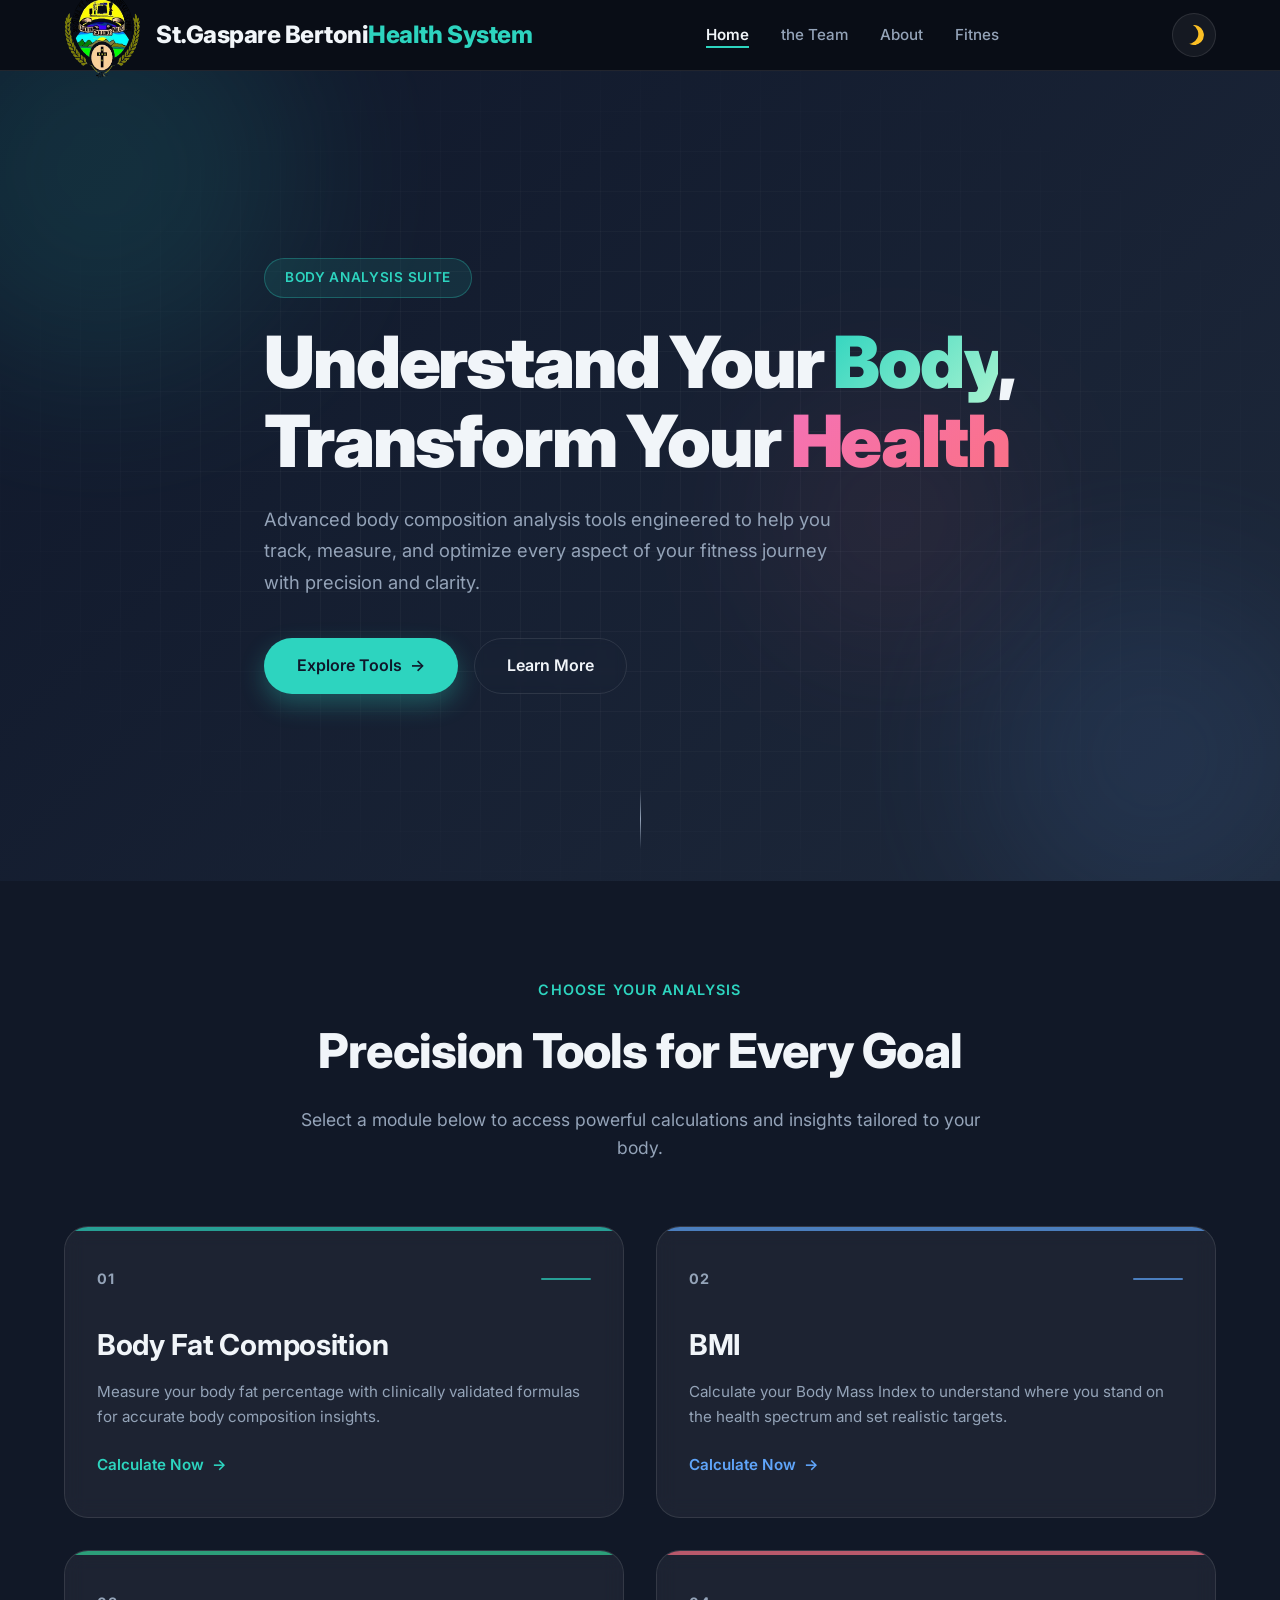
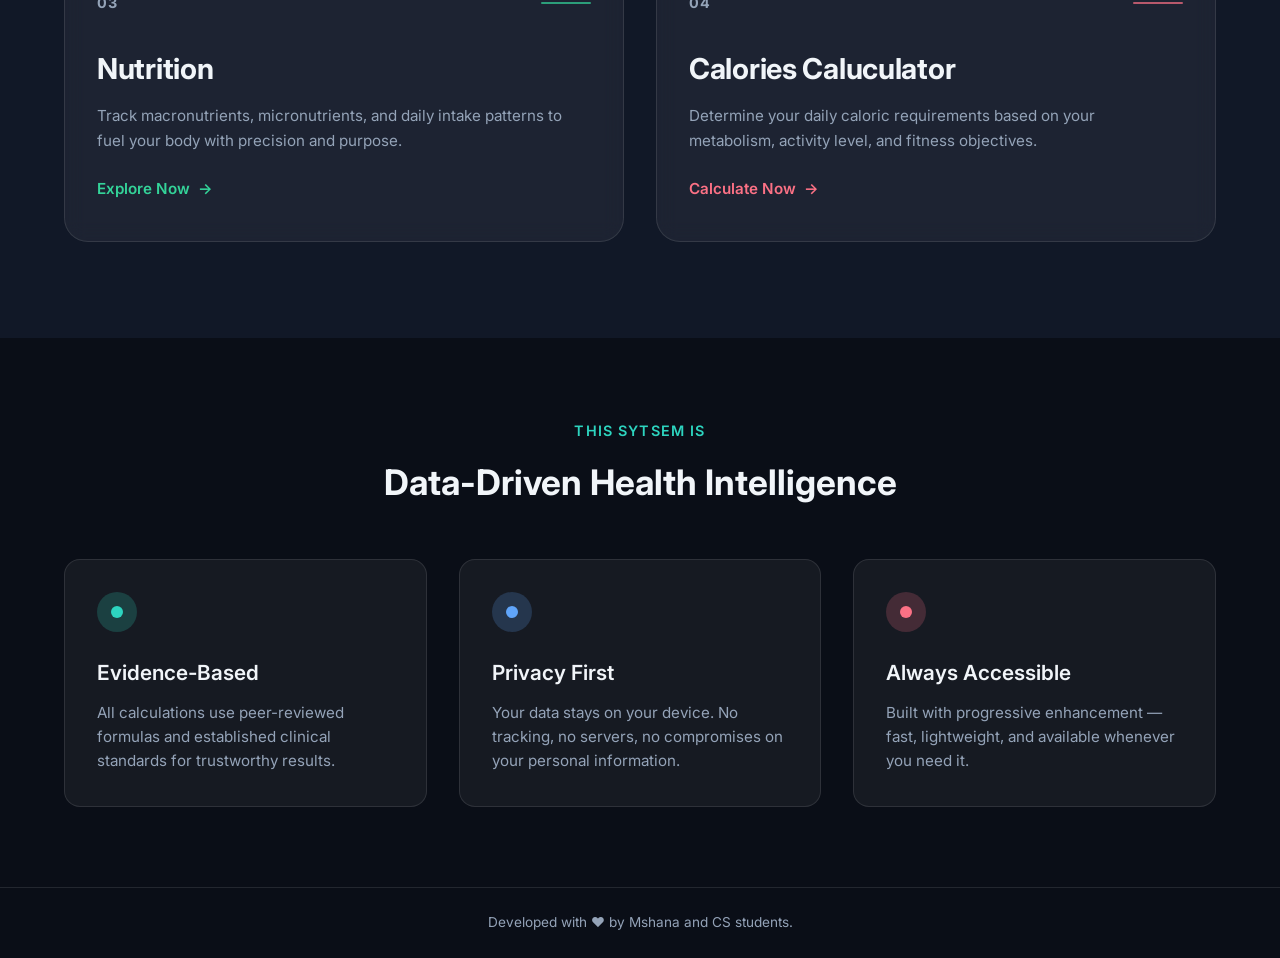
<file: index.html>
<!DOCTYPE html>
<html lang="en" data-theme="dark">
<head>
    <meta charset="UTF-8">
    <meta name="viewport" content="width=device-width, initial-scale=1.0">
    <title>St-Gasparebertoni</title>
    <meta name="description" content="Advanced body analysis tools for health, fitness, and nutrition tracking.">
    <!-- <link rel="stylesheet" href="css/style.css"> -->
    <link rel="preconnect" href="https://fonts.googleapis.com">
    <link rel="preconnect" href="https://fonts.gstatic.com" crossorigin>
    <link href="https://fonts.googleapis.com/css2?family=Inter:wght@300;400;500;600;700;800;900&display=swap" rel="stylesheet">
    <link rel="stylesheet" href="css/styleland.css">

</head>
<body>
    <a class="skip-link" href="#main-content">Skip to main content</a>

    <header class="header" id="header" role="banner">
        <div class="header__inner container">
            <a href="index.html" class="header__logo" aria-label="BodyLytics home">
                <span ><img src="logo.png" width="80px" height="90"></span>
                <span class="header__logo-text">St.Gaspare Bertoni<span class="header__logo-accent">Health System</span></span>
                
            </a>

            <nav class="header__nav" id="primary-nav" role="navigation" aria-label="Primary navigation">
                <ul class="header__nav-list">
                    <li><a href="index.html" class="header__nav-link header__nav-link--active" aria-current="page">Home</a></li>
                    <li><a href="dev.html" class="header__nav-link">the Team</a></li>
                    <li><a href="about.html" class="header__nav-link">About</a></li>
                    <li><a href="fitness.html" class="header__nav-link">Fitnes</a></li>
                </ul>
            </nav>

            <div class="header__actions">
                <button class="theme-toggle" id="theme-toggle" aria-label="Switch to light theme" aria-pressed="false">
                    <span class="theme-toggle__icon" aria-hidden="true"></span>
                </button>
                <button class="header__hamburger" id="hamburger-btn" aria-expanded="false" aria-controls="primary-nav" aria-label="Toggle navigation menu">
                    <span class="header__hamburger-bar" aria-hidden="true"></span>
                    <span class="header__hamburger-bar" aria-hidden="true"></span>
                    <span class="header__hamburger-bar" aria-hidden="true"></span>
                </button>
            </div>
        </div>
    </header>

    <main id="main-content" role="main">
        <section class="hero" aria-labelledby="hero-heading">
            <div class="hero__bg" aria-hidden="true">
                <div class="hero__orb hero__orb--1"></div>
                <div class="hero__orb hero__orb--2"></div>
                <div class="hero__orb hero__orb--3"></div>
                <div class="hero__grid-pattern"></div>
            </div>
            <div class="hero__content container">
                <span class="hero__badge" data-animate>Body Analysis Suite</span>
                <h1 class="hero__title" id="hero-heading" data-animate>
                    Understand Your <span class="hero__title-gradient">Body</span>,<br>
                    Transform Your <span class="hero__title-gradient hero__title-gradient--alt">Health</span>
                </h1>
                <p class="hero__subtitle" data-animate>
                    Advanced body composition analysis tools engineered to help you track, measure,
                    and optimize every aspect of your fitness journey with precision and clarity.
                </p>
                <div class="hero__cta" data-animate>
                    <a href="#tools" class="hero__cta-btn hero__cta-btn--primary">
                        Explore Tools
                        <span class="hero__cta-arrow" aria-hidden="true">→</span>
                    </a>
                    <a href="about.html" class="hero__cta-btn hero__cta-btn--ghost">Learn More</a>
                </div>
            </div>
            <div class="hero__scroll-indicator" aria-hidden="true" data-animate>
                <span class="hero__scroll-line"></span>
            </div>
        </section>

        <section class="tools" id="tools" aria-labelledby="tools-heading">
            <div class="container">
                <div class="tools__header" data-animate>
                    <span class="tools__eyebrow">Choose Your Analysis</span>
                    <h2 class="tools__title" id="tools-heading">Precision Tools for Every Goal</h2>
                    <p class="tools__subtitle">Select a module below to access powerful calculations and insights tailored to your body.</p>
                </div>

                <div class="tools__grid">
                    <a href="fat.html" class="tool-card tool-card--teal" data-animate data-tool="body-fat" aria-label="Body Fat Calculator — Measure your body fat percentage">
                        <div class="tool-card__inner">
                            <div class="tool-card__top">
                                <span class="tool-card__number">01</span>
                                <span class="tool-card__accent-line" aria-hidden="true"></span>
                            </div>
                            <h3 class="tool-card__title">Body Fat Composition</h3>
                            <p class="tool-card__description">Measure your body fat percentage with clinically validated formulas for accurate body composition insights.</p>
                            <span class="tool-card__cta">Calculate Now <span class="tool-card__cta-arrow" aria-hidden="true">→</span></span>
                        </div>
                    </a>

                    <a href="bmi.html" class="tool-card tool-card--blue" data-animate data-tool="bmi" aria-label="BMI Calculator — Calculate your Body Mass Index">
                        <div class="tool-card__inner">
                            <div class="tool-card__top">
                                <span class="tool-card__number">02</span>
                                <span class="tool-card__accent-line" aria-hidden="true"></span>
                            </div>
                            <h3 class="tool-card__title">BMI</h3>
                            <p class="tool-card__description">Calculate your Body Mass Index to understand where you stand on the health spectrum and set realistic targets.</p>
                            <span class="tool-card__cta">Calculate Now <span class="tool-card__cta-arrow" aria-hidden="true">→</span></span>
                        </div>
                    </a>

                    <a href="Nutrition.html" class="tool-card tool-card--green" data-animate data-tool="nutrition" aria-label="Nutrition Tracker — Track your daily nutrition intake">
                        <div class="tool-card__inner">
                            <div class="tool-card__top">
                                <span class="tool-card__number">03</span>
                                <span class="tool-card__accent-line" aria-hidden="true"></span>
                            </div>
                            <h3 class="tool-card__title">Nutrition</h3>
                            <p class="tool-card__description">Track macronutrients, micronutrients, and daily intake patterns to fuel your body with precision and purpose.</p>
                            <span class="tool-card__cta">Explore Now <span class="tool-card__cta-arrow" aria-hidden="true">→</span></span>
                        </div>
                    </a>

                    <a href="calCalcu.html" class="tool-card tool-card--coral" data-animate data-tool="cal-cal" aria-label="Calorie Calculator — Calculate your daily calorie needs">
                        <div class="tool-card__inner">
                            <div class="tool-card__top">
                                <span class="tool-card__number">04</span>
                                <span class="tool-card__accent-line" aria-hidden="true"></span>
                            </div>
                            <h3 class="tool-card__title">Calories Caluculator</h3>
                            <p class="tool-card__description">Determine your daily caloric requirements based on your metabolism, activity level, and fitness objectives.</p>
                            <span class="tool-card__cta">Calculate Now <span class="tool-card__cta-arrow" aria-hidden="true">→</span></span>
                        </div>
                    </a>
                </div>
            </div>
        </section>

        <section class="features" aria-labelledby="features-heading">
            <div class="container">
                <div class="features__header" data-animate>
                    <span class="features__eyebrow">This sytsem is</span>
                    <h2 class="features__title" id="features-heading">Data-Driven Health Intelligence</h2>
                </div>
                <div class="features__grid">
                    <div class="feature" data-animate>
                        <div class="feature__icon" aria-hidden="true"></div>
                        <h3 class="feature__title">Evidence-Based</h3>
                        <p class="feature__text">All calculations use peer-reviewed formulas and established clinical standards for trustworthy results.</p>
                    </div>
                    <div class="feature" data-animate>
                        <div class="feature__icon feature__icon--alt" aria-hidden="true"></div>
                        <h3 class="feature__title">Privacy First</h3>
                        <p class="feature__text">Your data stays on your device. No tracking, no servers, no compromises on your personal information.</p>
                    </div>
                    <div class="feature" data-animate>
                        <div class="feature__icon feature__icon--accent" aria-hidden="true"></div>
                        <h3 class="feature__title">Always Accessible</h3>
                        <p class="feature__text">Built with progressive enhancement — fast, lightweight, and available whenever you need it.</p>
                    </div>
                </div>
            </div>
        </section>
    </main>

    <!-- <footer class="footer" role="contentinfo">
        <div class="container footer__inner">
            <div class="footer__brand">
                <a href="index.html" class="footer__logo" aria-label="BodyLytics home">
                    <span class="footer__logo-text">Body<span class="footer__logo-accent">Lytics</span></span>
                </a>
                <p class="footer__description">Advanced body analysis tools for health, fitness, and nutrition tracking. Precision insights for a healthier you.</p>
            </div>
            <nav class="footer__nav" aria-label="Footer navigation">
                <ul class="footer__nav-list">
                    <li><a href="index.html" class="footer__nav-link">Home</a></li>
                    <li><a href="dev.html" class="footer__nav-link">Dev</a></li>
                    <li><a href="about.html" class="footer__nav-link">About</a></li>
                    <li><a href="body-fat.html" class="footer__nav-link">Body Fat</a></li>
                    <li><a href="bmi.html" class="footer__nav-link">BMI</a></li>
                    <li><a href="nutrition.html" class="footer__nav-link">Nutrition</a></li>
                    <li><a href="cal-cal.html" class="footer__nav-link">Cal Cal</a></li>
                </ul>
            </nav>
        </div> -->
        <div class="footer__bottom">
            <div class="container">
                <p class="footer__copyright"><!--&copy;--> Developed with ❤️ by Mshana and CS students.</p>
            </div>
        </div>
    </footer>

    <script src="scriptland.js"></script>
</body>
</html>
</file>
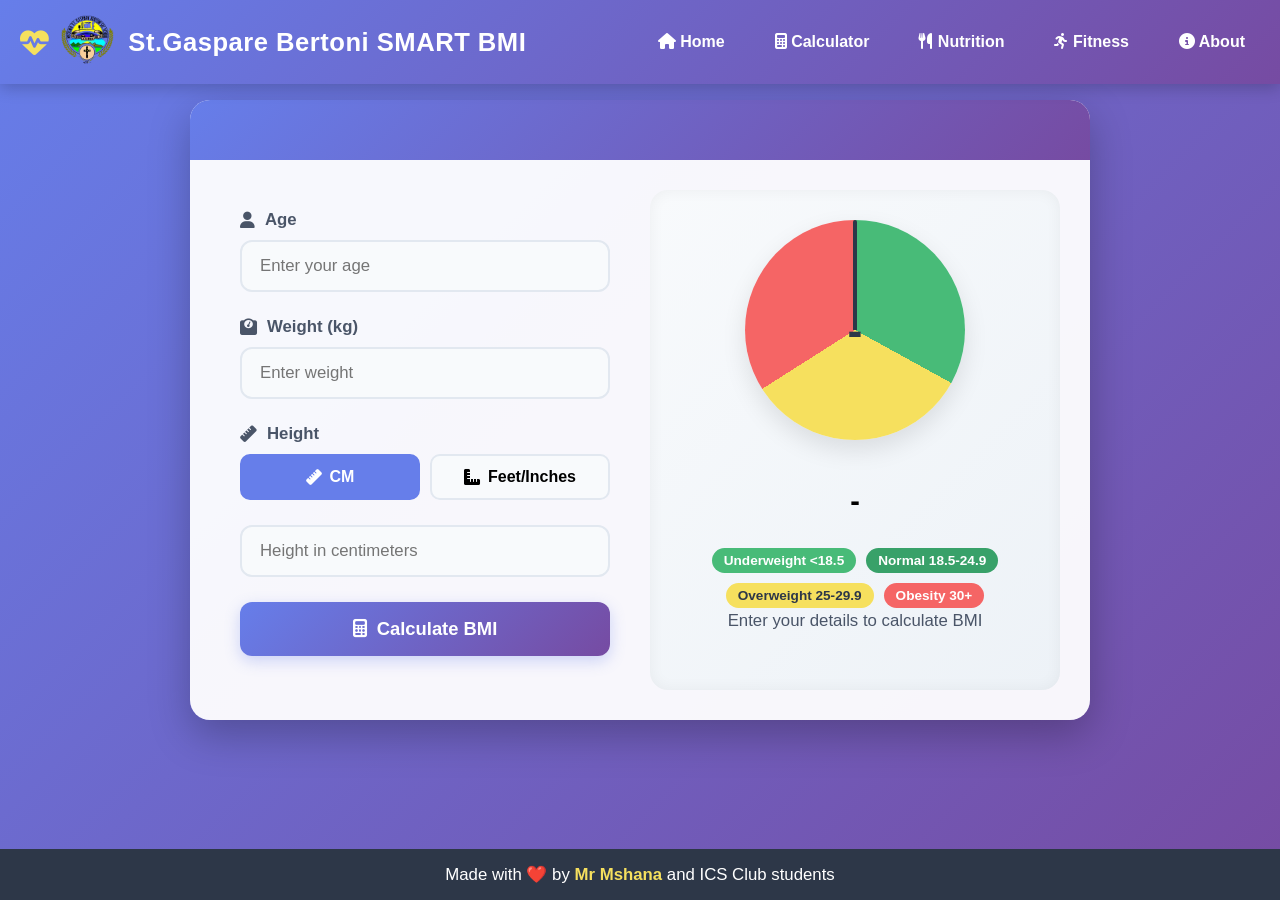
<file: bmi.html>
<!DOCTYPE html>
<html lang="en">
<head>
    <meta charset="UTF-8">
    <meta name="viewport" content="width=device-width, initial-scale=1.0">
    <title>Msolwa SMART BMI CAL</title>
    <link rel="stylesheet" href="https://cdnjs.cloudflare.com/ajax/libs/font-awesome/6.4.0/css/all.min.css">
    <link rel="stylesheet" href="css/style.css">
    
 
</head>
<body>
    <!-- Sticky Navigation Bar -->
    <div class="sticky-nav">
        <div class="nav-logo">
            <i class="fas fa-heartbeat"></i>
            <div class="logo-container">
            <img src="logo.png" alt="NeoCalorie Logo" class="logo">
                
            <!-- Placeholder for logo (since we don't hd logo) -->
            <!-- <div class="logo-placeholder">
                2 F E Z A<br>
                <span style="font-size: 1.2rem; letter-spacing: 1px;">SCHOOLS</span>
            </div> -->
        </div>
            <h1>St.Gaspare Bertoni SMART BMI</h1>
        </div>
        <div class="nav-links">
            <a href="index.html"><i class="fas fa-home"></i> Home</a>
            <a href="calCalcu.html"><i class="fas fa-calculator"></i> Calculator</a>
            <a href="Nutrition.html"><i class="fas fa-utensils"></i> Nutrition</a>
            <a href="fitness.html"><i class="fas fa-running"></i> Fitness</a>
            <a href="about.html"><i class="fas fa-info-circle"></i> About</a>
        </div>
    </div>
    
    <div class="container">
        <div class="header">
            <!-- <h1>FEZA</h1>
            <h2>SMART BMI CALCULATOR</h2> -->
        </div>
        
        <div class="content">
            <div class="calculator-section">
                <div class="input-group">
                    <label for="age"><i class="fas fa-user"></i> Age</label>
                    <input type="number" id="age" placeholder="Enter your age" min="1" max="120">
                </div>

                <div class="input-group">
                    <label for="weight"><i class="fas fa-weight-scale"></i> Weight (kg)</label>
                    <input type="number" id="weight" placeholder="Enter weight" step="0.1">
                </div>

                <div class="input-group">
                    <label><i class="fas fa-ruler"></i> Height</label>
                    <div class="unit-toggle">
                        <div class="unit-btn active" onclick="toggleUnit('cm')"><i class="fas fa-ruler"></i> CM</div>
                        <div class="unit-btn" onclick="toggleUnit('ft')"><i class="fas fa-ruler-combined"></i> Feet/Inches</div>
                    </div>
                </div>

                <div class="input-group" id="cmGroup">
                    <input type="number" id="cm" placeholder="Height in centimeters" step="0.1">
                </div>

                <div class="input-group" id="ftGroup" style="display: none;">
                    <div class="height-inputs">
                        <input type="number" id="ft" placeholder="Feet" step="1">
                        <input type="number" id="in" placeholder="Inches" step="1">
                    </div>
                </div>

                <button class="calculate-btn" onclick="calculateBMI()">
                    <i class="fas fa-calculator"></i> Calculate BMI
                </button>
            </div>

            <div class="result-section">
                <div class="bmi-visual">
                    <div class="bmi-needle" id="bmiNeedle"></div>
                    <div class="bmi-text" id="bmiText">-</div>
                </div>
                <div class="bmi-category" id="category">-</div>
                
                <div class="category-tags">
                    <div class="category-tag underweight-tag">Underweight &lt;18.5</div>
                    <div class="category-tag normal-tag">Normal 18.5-24.9</div>
                    <div class="category-tag overweight-tag">Overweight 25-29.9</div>
                    <div class="category-tag obesity-tag">Obesity 30+</div>
                </div>
                
                <div class="bmi-description" id="description">Enter your details to calculate BMI</div>
                
                <div class="diet-suggestions" id="dietSuggestions" style="display: none;">
                    <h3><i class="fas fa-utensils"></i> Diet & Health Suggestions</h3>
                    <ul class="diet-list" id="dietList"></ul>
                </div>
            </div>
        </div>
    </div>
    
    <div class="footer">
        Made with ❤️ by <span>Mr Mshana</span> and ICS Club students
    </div>

    <script>
        const dietData = {
            underweight: {
                tips: [
                    { emoji: '🍳', text: 'Nutrient-dense meals every 2-3 hours' },
                    { emoji: '🥑', text: 'Add healthy fats (nuts, seeds, avocado)' },
                    { emoji: '🥛', text: 'High-protein snacks between meals' },
                    { emoji: '🏋️', text: 'Strength training 3x/week' },
                    { emoji: '🥤', text: 'Smoothies with nut butter & oats' }
                ],
                note: { emoji: '🎯', text: 'Goal: Gain 0.5-1kg/week' }
            },
            normal: {
                tips: [
                    { emoji: '🥦', text: '5+ vegetable servings daily' },
                    { emoji: '🐟', text: 'Omega-3 foods 2x/week' },
                    { emoji: '💧', text: '2L water daily' },
                    { emoji: '🚴', text: '150min exercise/week' },
                    { emoji: '🌙', text: '7-9 hours sleep/night' }
                ],
                note: { emoji: '⏳', text: 'Maintain body composition' }
            },
            overweight: {
                tips: [
                    { emoji: '🥗', text: 'High-volume, low-calorie meals' },
                    { emoji: '🍗', text: 'Lean protein with every meal' },
                    { emoji: '🚫', text: 'Limit processed foods' },
                    { emoji: '🏃', text: '30min cardio daily' },
                    { emoji: '🍎', text: 'Fiber-rich snacks' }
                ],
                note: { emoji: '🎯', text: 'Aim for 1-2kg loss/month' }
            },
            obesity: {
                tips: [
                    { emoji: '🥕', text: 'Half plate non-starchy veggies' },
                    { emoji: '🚫', text: 'No sugary drinks' },
                    { emoji: '🚶', text: '10,000 steps/day' },
                    { emoji: '⏰', text: 'Consistent meal times' },
                    { emoji: '📝', text: 'Food journaling' }
                ],
                note: { emoji: '⚠️', text: 'Consult nutrition professional' }
            }
        };

        function toggleUnit(unit) {
            document.querySelectorAll('.unit-btn').forEach(btn => btn.classList.remove('active'));
            event.target.classList.add('active');
            document.getElementById('cmGroup').style.display = unit === 'cm' ? 'block' : 'none';
            document.getElementById('ftGroup').style.display = unit === 'ft' ? 'block' : 'none';
        }

        function calculateBMI() {
            const weight = parseFloat(document.getElementById('weight').value);
            const age = parseInt(document.getElementById('age').value);
            const unit = document.querySelector('.unit-btn.active').textContent.includes('CM') ? 'cm' : 'ft';
            let height;

            if (unit === 'cm') {
                height = (parseFloat(document.getElementById('cm').value) || 0) / 100;
            } else {
                const feet = parseFloat(document.getElementById('ft').value) || 0;
                const inches = parseFloat(document.getElementById('in').value) || 0;
                height = (feet * 12 + inches) * 0.0254;
            }

            if (!weight || !height || !age || weight <= 0 || height <= 0 || age <= 0) {
                alert('Please enter valid values');
                return;
            }

            const bmi = weight / (height ** 2);
            showResults(bmi, age);
        }

        function showResults(bmi, age) {
            const needle = document.getElementById('bmiNeedle');
            const bmiText = document.getElementById('bmiText');
            const categoryEl = document.getElementById('category');
            const descEl = document.getElementById('description');
            const dietList = document.getElementById('dietList');
            const dietSection = document.getElementById('dietSuggestions');

            // Update visual
            needle.style.transform = `rotate(${Math.min(Math.max((bmi - 15) * 7.2, 0), 180)}deg)`;
            bmiText.textContent = bmi.toFixed(1);

            // Determine category
            let category, color;
            if (bmi < 18.5) {
                category = 'Underweight';
                color = '#48bb78';
            } else if (bmi < 25) {
                category = 'Normal';
                color = '#38a169';
            } else if (bmi < 30) {
                category = 'Overweight';
                color = '#f6e05e';
            } else {
                category = 'Obesity';
                color = '#f56565';
            }

            // Update displays
            categoryEl.textContent = category;
            categoryEl.style.color = color;
            needle.style.backgroundColor = color;
            dietSection.style.display = 'block';

            // Generate description
            let advice = '';
            if (age < 18) {
                advice = `Note: For ${age} years old, BMI should be compared to age-growth charts.`;
            } else if (age > 65) {
                advice = `Note: For seniors, consider muscle mass and bone density.`;
            } else {
                advice = `Healthy BMI range for adults: 18.5 - 24.9`;
            }
            descEl.textContent = advice;

            // Show diet tips with emojis
            const categoryKey = category.toLowerCase();
            dietList.innerHTML = dietData[categoryKey].tips
                .map(tip => `
                    <li>
                        <span class="emoji">${tip.emoji}</span>
                        <span>${tip.text}</span>
                    </li>
                `)
                .join('') + `
                <li style="color: ${color};">
                    <span class="emoji">${dietData[categoryKey].note.emoji}</span>
                    <span>${dietData[categoryKey].note.text}</span>
                </li>
            `;
        }
    </script>
</body>
</html>
</file>
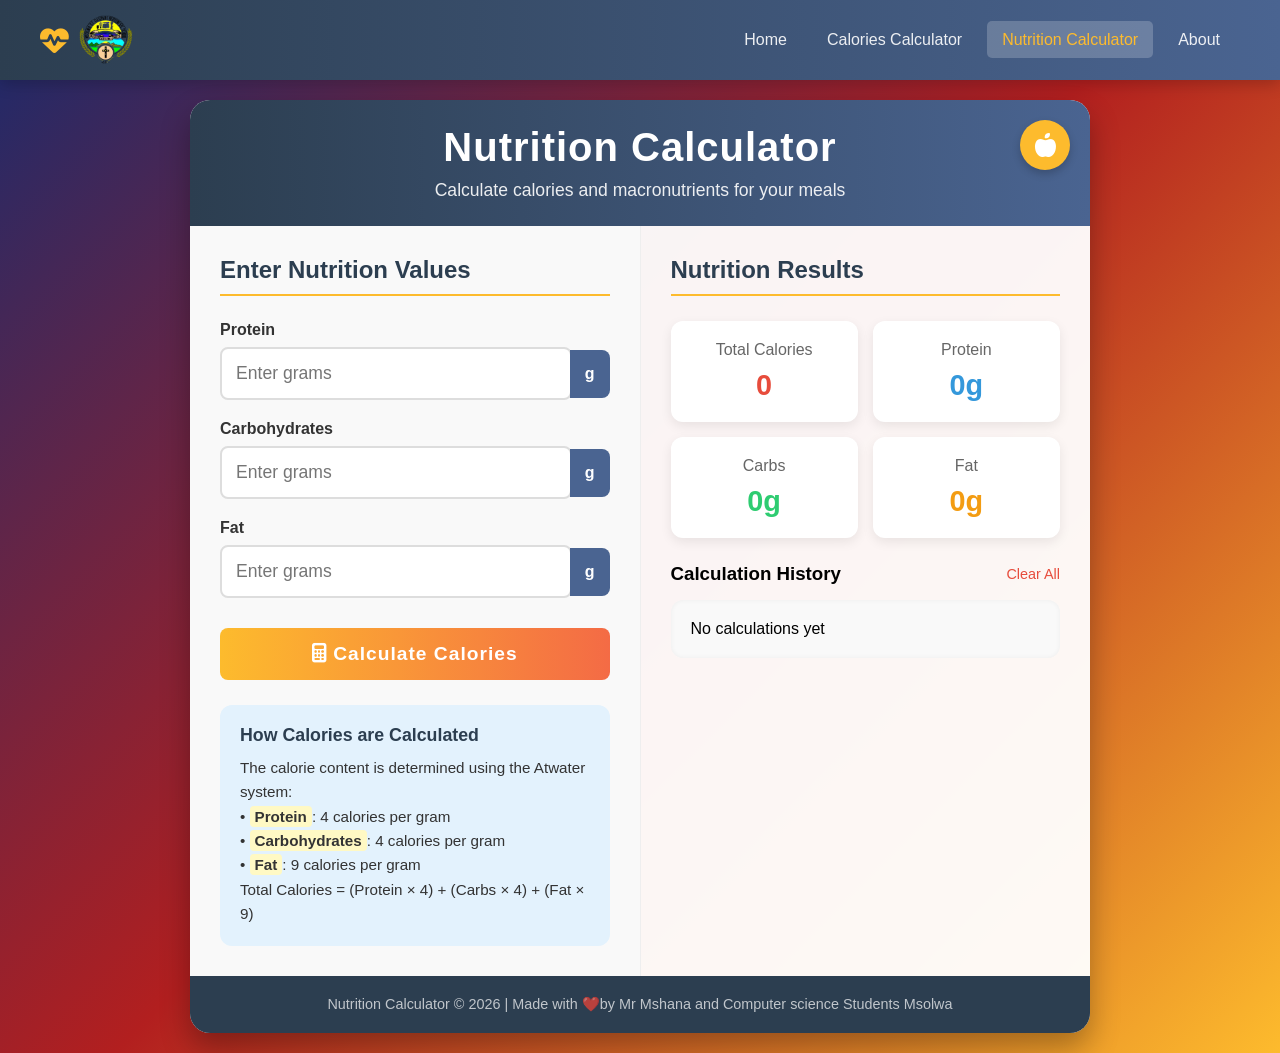
<file: calCalcu.html>
<!DOCTYPE html>
<html lang="en">
<head>
    <meta charset="UTF-8">
    <meta name="viewport" content="width=device-width, initial-scale=1.0">
    <title>Cal_Calculator | Calorie Tracker</title>
    <link rel="stylesheet" href="https://cdnjs.cloudflare.com/ajax/libs/font-awesome/6.4.0/css/all.min.css">
    <style>
        * {
            margin: 0;
            padding: 0;
            box-sizing: border-box;
            font-family: 'Segoe UI', Tahoma, Geneva, Verdana, sans-serif;
        }
        
        body {
            background: linear-gradient(135deg, #1a2a6c, #b21f1f, #fdbb2d);
            min-height: 100vh;
            padding: 20px;
            padding-top: 100px; /* Added for navbar space */
        }
        
        /* Navigation Styles */
        .navbar {
            position: fixed;
            top: 0;
            left: 0;
            width: 100%;
            background: linear-gradient(90deg, #2c3e50, #4a6491);
            padding: 15px 40px;
            display: flex;
            justify-content: space-between;
            align-items: center;
            box-shadow: 0 4px 15px rgba(0, 0, 0, 0.2);
            z-index: 1000;
        }
        
        .logo {
            display: flex;
            align-items: center;
            color: white;
            font-size: 1.5rem;
            font-weight: 600;
        }
        
        .logo i {
            margin-right: 10px;
            font-size: 1.8rem;
            color: #fdbb2d;
        }
        
        .nav-links {
            display: flex;
            list-style: none;
        }
        
        .nav-links li a {
            color: rgba(255, 255, 255, 0.9);
            text-decoration: none;
            padding: 10px 15px;
            margin: 0 5px;
            border-radius: 5px;
            transition: all 0.3s;
            font-weight: 500;
        }
        
        .nav-links li a:hover {
            background: rgba(255, 255, 255, 0.1);
        }
        
        .nav-links li a.active {
            background: rgba(255, 255, 255, 0.2);
            color: #fdbb2d;
        }
        
        .hamburger {
            display: none;
            cursor: pointer;
            color: white;
            font-size: 1.5rem;
        }
        
        .container {
            max-width: 900px;
            width: 100%;
            background: rgba(255, 255, 255, 0.95);
            border-radius: 20px;
            box-shadow: 0 15px 30px rgba(0, 0, 0, 0.3);
            overflow: hidden;
            margin: 0 auto;
        }
        
        header {
            background: linear-gradient(90deg, #2c3e50, #4a6491);
            color: white;
            padding: 25px;
            text-align: center;
            position: relative;
        }
        
        header h1 {
            font-size: 2.5rem;
            margin-bottom: 10px;
            letter-spacing: 1px;
        }
        
        header p {
            font-size: 1.1rem;
            opacity: 0.9;
        }
        
        .app-icon {
            position: absolute;
            top: 20px;
            right: 20px;
            background: #fdbb2d;
            width: 50px;
            height: 50px;
            border-radius: 50%;
            display: flex;
            align-items: center;
            justify-content: center;
            font-size: 1.5rem;
            box-shadow: 0 4px 8px rgba(0,0,0,0.2);
        }
        
        .content {
            display: flex;
            flex-wrap: wrap;
            padding: 0;
        }
        
        .input-section {
            flex: 1;
            min-width: 300px;
            padding: 30px;
            background: #f9f9f9;
            border-right: 1px solid #eee;
        }
        
        .result-section {
            flex: 1;
            min-width: 300px;
            padding: 30px;
            display: flex;
            flex-direction: column;
        }
        
        .section-title {
            color: #2c3e50;
            margin-bottom: 25px;
            padding-bottom: 10px;
            border-bottom: 2px solid #fdbb2d;
            font-size: 1.5rem;
        }
        
        .input-group {
            margin-bottom: 20px;
        }
        
        .input-group label {
            display: block;
            margin-bottom: 8px;
            font-weight: 600;
            color: #333;
        }
        
        .input-with-unit {
            display: flex;
            align-items: center;
        }
        
        .input-with-unit input {
            flex: 1;
            padding: 14px;
            border: 2px solid #ddd;
            border-radius: 8px;
            font-size: 1.1rem;
            transition: border-color 0.3s;
        }
        
        .input-with-unit input:focus {
            border-color: #4a6491;
            outline: none;
            box-shadow: 0 0 0 2px rgba(74, 100, 145, 0.2);
        }
        
        .unit {
            background: #4a6491;
            color: white;
            padding: 0 15px;
            height: 48px;
            display: flex;
            align-items: center;
            border-radius: 0 8px 8px 0;
            margin-left: -2px;
            font-weight: 600;
        }
        
        .calculate-btn {
            background: linear-gradient(90deg, #fdbb2d, #f46b45);
            color: white;
            border: none;
            padding: 15px;
            width: 100%;
            border-radius: 8px;
            font-size: 1.2rem;
            font-weight: 600;
            cursor: pointer;
            transition: transform 0.2s, box-shadow 0.2s;
            letter-spacing: 1px;
            margin-top: 10px;
        }
        
        .calculate-btn:hover {
            transform: translateY(-3px);
            box-shadow: 0 5px 15px rgba(244, 107, 69, 0.4);
        }
        
        .calculate-btn:active {
            transform: translateY(0);
        }
        
        .result-cards {
            display: flex;
            flex-wrap: wrap;
            gap: 15px;
            margin-bottom: 25px;
        }
        
        .card {
            flex: 1;
            min-width: 120px;
            background: white;
            border-radius: 12px;
            padding: 20px;
            text-align: center;
            box-shadow: 0 4px 12px rgba(0,0,0,0.08);
            transition: transform 0.3s;
        }
        
        .card:hover {
            transform: translateY(-5px);
        }
        
        .card-title {
            font-size: 1rem;
            color: #666;
            margin-bottom: 10px;
        }
        
        .card-value {
            font-size: 1.8rem;
            font-weight: 700;
        }
        
        .calories .card-value {
            color: #e74c3c;
        }
        
        .protein .card-value {
            color: #3498db;
        }
        
        .carbs .card-value {
            color: #2ecc71;
        }
        
        .fat .card-value {
            color: #f39c12;
        }
        
        .history {
            background: #f9f9f9;
            border-radius: 12px;
            padding: 20px;
            flex: 1;
            overflow-y: auto;
            max-height: 200px;
            box-shadow: inset 0 0 5px rgba(0,0,0,0.05);
        }
        
        .history-title {
            display: flex;
            justify-content: space-between;
            margin-bottom: 15px;
        }
        
        .history-item {
            padding: 12px;
            border-bottom: 1px solid #eee;
            display: flex;
            justify-content: space-between;
        }
        
        .history-item:last-child {
            border-bottom: none;
        }
        
        .clear-btn {
            background: none;
            border: none;
            color: #e74c3c;
            cursor: pointer;
            font-size: 0.9rem;
        }
        
        .clear-btn:hover {
            text-decoration: underline;
        }
        
        .formula {
            background: #e3f2fd;
            border-radius: 12px;
            padding: 20px;
            margin-top: 25px;
            font-size: 0.95rem;
        }
        
        .formula h3 {
            margin-bottom: 10px;
            color: #2c3e50;
        }
        
        .formula p {
            line-height: 1.6;
            color: #333;
        }
        
        .formula .highlight {
            background: #fff9c4;
            padding: 2px 5px;
            border-radius: 4px;
            font-weight: 600;
        }
        
        @media (max-width: 768px) {
            .content {
                flex-direction: column;
            }
            
            .input-section {
                border-right: none;
                border-bottom: 1px solid #eee;
            }
            
            /* Responsive navbar */
            .nav-links {
                position: fixed;
                top: 70px;
                left: 0;
                right: 0;
                background: linear-gradient(90deg, #2c3e50, #4a6491);
                flex-direction: column;
                align-items: center;
                padding: 20px 0;
                clip-path: polygon(0 0, 100% 0, 100% 0, 0 0);
                transition: clip-path 0.4s ease;
            }
            
            .nav-links.active {
                clip-path: polygon(0 0, 100% 0, 100% 100%, 0 100%);
            }
            
            .nav-links li {
                margin: 10px 0;
            }
            
            .nav-links li a {
                display: block;
                width: 200px;
                text-align: center;
            }
            
            .hamburger {
                display: block;
            }
            
            body {
                padding-top: 80px;
            }
        }
        
        footer {
            text-align: center;
            padding: 20px;
            background: #2c3e50;
            color: rgba(255, 255, 255, 0.7);
            font-size: 0.9rem;
        }
        
        footer a {
            color: #fdbb2d;
            text-decoration: none;
        }
        
        /* Animation for result cards */
        @keyframes fadeIn {
            from { opacity: 0; transform: translateY(20px); }
            to { opacity: 1; transform: translateY(0); }
        }
        
        .card {
            animation: fadeIn 0.5s ease-out forwards;
            opacity: 0;
        }
        
        .card:nth-child(1) { animation-delay: 0.1s; }
        .card:nth-child(2) { animation-delay: 0.2s; }
        .card:nth-child(3) { animation-delay: 0.3s; }
        .card:nth-child(4) { animation-delay: 0.4s; }
    </style>
</head>
<body>
    <!-- Navigation Bar -->
    <nav class="navbar">
        <div class="logo">
            <i class="fas fa-heartbeat"></i>
            <img src="logo.png" alt="NeoCalorie Logo" class="logo" width="15%" height="7%">
            <!-- <span>HealthTools</span> -->
        </div>
        <ul class="nav-links">
            <li><a href="index.html">Home</a></li>
            <li><a href="calCalcu.html">Calories  Calculator</a></li>
            <li><a href="calCalcu.html" class="active">Nutrition Calculator</a></li>
            <li><a href="about.html">About</a></li>
        </ul>
        <div class="hamburger">
            <i class="fas fa-bars"></i>
        </div>
    </nav>
    
    <div class="container">
        <header>
            <h1>Nutrition Calculator</h1>
            <p>Calculate calories and macronutrients for your meals</p>
            <div class="app-icon">
                <i class="fas fa-apple-alt"></i>
            </div>
        </header>
        
        <div class="content">
            <div class="input-section">
                <h2 class="section-title">Enter Nutrition Values</h2>
                
                <div class="input-group">
                    <label for="protein">Protein</label>
                    <div class="input-with-unit">
                        <input type="number" id="protein" placeholder="Enter grams" min="0" step="0.1">
                        <div class="unit">g</div>
                    </div>
                </div>
                
                <div class="input-group">
                    <label for="carbs">Carbohydrates</label>
                    <div class="input-with-unit">
                        <input type="number" id="carbs" placeholder="Enter grams" min="0" step="0.1">
                        <div class="unit">g</div>
                    </div>
                </div>
                
                <div class="input-group">
                    <label for="fat">Fat</label>
                    <div class="input-with-unit">
                        <input type="number" id="fat" placeholder="Enter grams" min="0" step="0.1">
                        <div class="unit">g</div>
                    </div>
                </div>
                
                <button id="calculate" class="calculate-btn">
                    <i class="fas fa-calculator"></i> Calculate Calories
                </button>
                
                <div class="formula">
                    <h3>How Calories are Calculated</h3>
                    <p>The calorie content is determined using the Atwater system:</p>
                    <p>• <span class="highlight">Protein</span>: 4 calories per gram</p>
                    <p>• <span class="highlight">Carbohydrates</span>: 4 calories per gram</p>
                    <p>• <span class="highlight">Fat</span>: 9 calories per gram</p>
                    <p>Total Calories = (Protein × 4) + (Carbs × 4) + (Fat × 9)</p>
                </div>
            </div>
            
            <div class="result-section">
                <h2 class="section-title">Nutrition Results</h2>
                
                <div class="result-cards">
                    <div class="card calories">
                        <div class="card-title">Total Calories</div>
                        <div class="card-value">0</div>
                    </div>
                    <div class="card protein">
                        <div class="card-title">Protein</div>
                        <div class="card-value">0g</div>
                    </div>
                    <div class="card carbs">
                        <div class="card-title">Carbs</div>
                        <div class="card-value">0g</div>
                    </div>
                    <div class="card fat">
                        <div class="card-title">Fat</div>
                        <div class="card-value">0g</div>
                    </div>
                </div>
                
                <div class="history-container">
                    <div class="history-title">
                        <h3>Calculation History</h3>
                        <button id="clearHistory" class="clear-btn">Clear All</button>
                    </div>
                    <div class="history" id="history">
                        <div class="history-empty">No calculations yet</div>
                    </div>
                </div>
            </div>
        </div>
        
        <footer>
            <p>Nutrition Calculator &copy; 2026 | Made with <!-- <i class="fas fa-heart" style="color:#e74c3c"></i> --> ❤️by Mr Mshana and Computer science Students Msolwa</p>
        </footer>
    </div>

    <script>
        document.addEventListener('DOMContentLoaded', function() {
            const proteinInput = document.getElementById('protein');
            const carbsInput = document.getElementById('carbs');
            const fatInput = document.getElementById('fat');
            const calculateBtn = document.getElementById('calculate');
            const clearHistoryBtn = document.getElementById('clearHistory');
            const caloriesCard = document.querySelector('.calories .card-value');
            const proteinCard = document.querySelector('.protein .card-value');
            const carbsCard = document.querySelector('.carbs .card-value');
            const fatCard = document.querySelector('.fat .card-value');
            const historyContainer = document.getElementById('history');
            
            // Hamburger menu toggle
            const hamburger = document.querySelector('.hamburger');
            const navLinks = document.querySelector('.nav-links');
            
            hamburger.addEventListener('click', () => {
                navLinks.classList.toggle('active');
            });
            
            // Close menu when clicking outside
            document.addEventListener('click', (e) => {
                if (!hamburger.contains(e.target) && !navLinks.contains(e.target)) {
                    navLinks.classList.remove('active');
                }
            });
            
            let history = JSON.parse(localStorage.getItem('calorieHistory')) || [];
            
            // Load history if it exists
            updateHistoryDisplay();
            
            calculateBtn.addEventListener('click', calculateCalories);
            clearHistoryBtn.addEventListener('click', clearHistory);
            
            // Allow Enter key to trigger calculation
            [proteinInput, carbsInput, fatInput].forEach(input => {
                input.addEventListener('keypress', function(e) {
                    if (e.key === 'Enter') {
                        calculateCalories();
                    }
                });
            });
            
            function calculateCalories() {
                const protein = parseFloat(proteinInput.value) || 0;
                const carbs = parseFloat(carbsInput.value) || 0;
                const fat = parseFloat(fatInput.value) || 0;
                
                if (protein === 0 && carbs === 0 && fat === 0) {
                    alert('Please enter values for at least one nutrient');
                    return;
                }
                
                // Calculate calories
                const calories = (protein * 4) + (carbs * 4) + (fat * 9);
                
                // Update result cards
                caloriesCard.textContent = Math.round(calories);
                proteinCard.textContent = protein + 'g';
                carbsCard.textContent = carbs + 'g';
                fatCard.textContent = fat + 'g';
                
                // Add to history
                const historyItem = {
                    protein,
                    carbs,
                    fat,
                    calories,
                    timestamp: new Date().toLocaleString()
                };
                
                history.unshift(historyItem);
                if (history.length > 5) {
                    history.pop();
                }
                
                // Save to localStorage
                localStorage.setItem('calorieHistory', JSON.stringify(history));
                
                // Update history display
                updateHistoryDisplay();
                
                // Animate the cards
                document.querySelectorAll('.card').forEach(card => {
                    card.style.animation = 'none';
                    setTimeout(() => {
                        card.style.animation = 'fadeIn 0.5s ease-out forwards';
                    }, 10);
                });
            }
            
            function updateHistoryDisplay() {
                if (history.length === 0) {
                    historyContainer.innerHTML = '<div class="history-empty">No calculations yet</div>';
                    return;
                }
                
                historyContainer.innerHTML = '';
                
                history.forEach(item => {
                    const historyElement = document.createElement('div');
                    historyElement.className = 'history-item';
                    historyElement.innerHTML = `
                        <div>${item.timestamp}</div>
                        <div><strong>${Math.round(item.calories)}</strong> cal</div>
                    `;
                    historyContainer.appendChild(historyElement);
                });
            }
            
            function clearHistory() {
                history = [];
                localStorage.removeItem('calorieHistory');
                updateHistoryDisplay();
            }
        });
    </script>
</body>
</html>
</file>
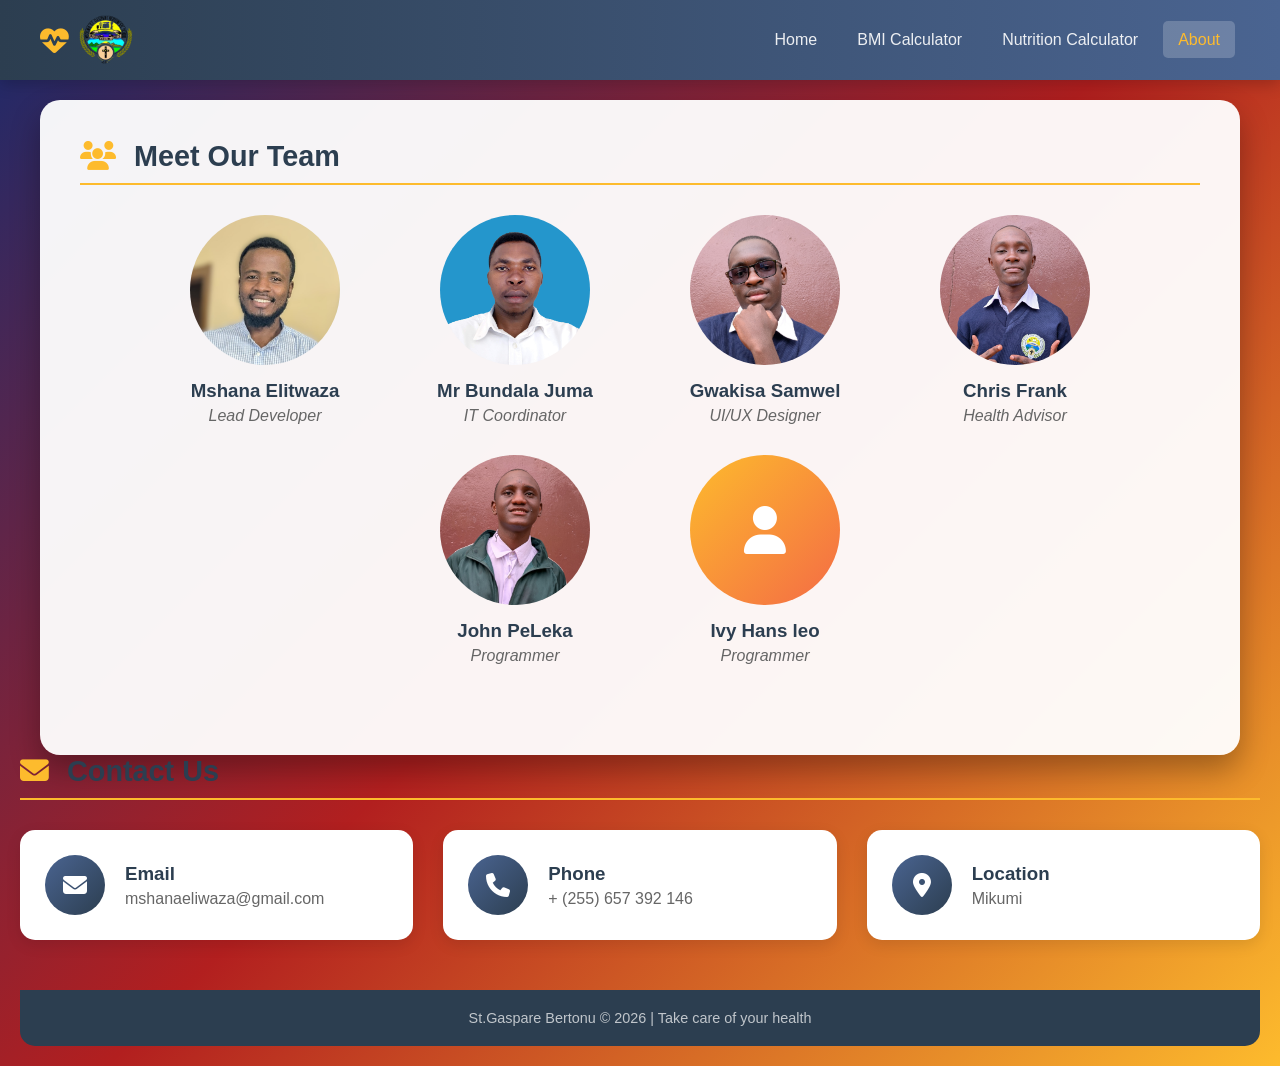
<file: dev.html>
<!DOCTYPE html>
<html lang="en">
<head>
    <meta charset="UTF-8">
    <meta name="viewport" content="width=device-width, initial-scale=1.0">
    <title>About | HealthTools</title>
    <link rel="stylesheet" href="https://cdnjs.cloudflare.com/ajax/libs/font-awesome/6.4.0/css/all.min.css">
    <style>
        * {
            margin: 0;
            padding: 0;
            box-sizing: border-box;
            font-family: 'Segoe UI', Tahoma, Geneva, Verdana, sans-serif;
        }
        
        body {
            background: linear-gradient(135deg, #1a2a6c, #b21f1f, #fdbb2d);
            min-height: 100vh;
            padding: 20px;
            padding-top: 100px;
            color: #333;
        }
        
        /* Navigation Styles */
        .navbar {
            position: fixed;
            top: 0;
            left: 0;
            width: 100%;
            background: linear-gradient(90deg, #2c3e50, #4a6491);
            padding: 15px 40px;
            display: flex;
            justify-content: space-between;
            align-items: center;
            box-shadow: 0 4px 15px rgba(0, 0, 0, 0.2);
            z-index: 1000;
        }
        
        .logo {
            display: flex;
            align-items: center;
            color: white;
            font-size: 1.5rem;
            font-weight: 600;
        }
        
        .logo i {
            margin-right: 10px;
            font-size: 1.8rem;
            color: #fdbb2d;
        }
        
        .nav-links {
            display: flex;
            list-style: none;
        }
        
        .nav-links li a {
            color: rgba(255, 255, 255, 0.9);
            text-decoration: none;
            padding: 10px 15px;
            margin: 0 5px;
            border-radius: 5px;
            transition: all 0.3s;
            font-weight: 500;
        }
        
        .nav-links li a:hover {
            background: rgba(255, 255, 255, 0.1);
        }
        
        .nav-links li a.active {
            background: rgba(255, 255, 255, 0.2);
            color: #fdbb2d;
        }
        
        .hamburger {
            display: none;
            cursor: pointer;
            color: white;
            font-size: 1.5rem;
        }
        
        .container {
            max-width: 1200px;
            width: 100%;
            background: rgba(255, 255, 255, 0.95);
            border-radius: 20px;
            box-shadow: 0 15px 30px rgba(0, 0, 0, 0.3);
            overflow: hidden;
            margin: 0 auto;
            padding: 40px;
        }
        
        .hero {
            text-align: center;
            padding: 40px 0;
            margin-bottom: 40px;
            background: linear-gradient(90deg, #4a6491, #2c3e50);
            border-radius: 15px;
            color: white;
        }
        
        .hero h1 {
            font-size: 3rem;
            margin-bottom: 20px;
            letter-spacing: 1px;
        }
        
        .hero p {
            font-size: 1.2rem;
            max-width: 700px;
            margin: 0 auto;
            opacity: 0.9;
        }
        
        .section {
            margin-bottom: 50px;
        }
        
        .section-title {
            color: #2c3e50;
            margin-bottom: 25px;
            padding-bottom: 10px;
            border-bottom: 2px solid #fdbb2d;
            font-size: 1.8rem;
            position: relative;
        }
        
        .section-title i {
            margin-right: 10px;
            color: #fdbb2d;
        }
        
        .features {
            display: flex;
            flex-wrap: wrap;
            gap: 25px;
            margin-top: 30px;
        }
        
        .feature-card {
            flex: 1;
            min-width: 250px;
            background: white;
            border-radius: 15px;
            padding: 25px;
            text-align: center;
            box-shadow: 0 5px 15px rgba(0,0,0,0.1);
            transition: transform 0.3s;
        }
        
        .feature-card:hover {
            transform: translateY(-10px);
            box-shadow: 0 8px 20px rgba(0,0,0,0.15);
        }
        
        .feature-icon {
            width: 70px;
            height: 70px;
            background: linear-gradient(135deg, #4a6491, #2c3e50);
            border-radius: 50%;
            display: flex;
            align-items: center;
            justify-content: center;
            margin: 0 auto 20px;
            font-size: 1.8rem;
            color: white;
        }
        
        .feature-card h3 {
            color: #2c3e50;
            margin-bottom: 15px;
            font-size: 1.3rem;
        }
        
        .team {
            display: flex;
            flex-wrap: wrap;
            gap: 30px;
            justify-content: center;
            margin-top: 30px;
        }
        
        .team-member {
            width: 220px;
            text-align: center;
        }
        
        .member-photo {
            width: 150px;
            height: 150px;
            border-radius: 50%;
            background: linear-gradient(135deg, #fdbb2d, #f46b45);
            margin: 0 auto 15px;
            display: flex;
            align-items: center;
            justify-content: center;
            font-size: 3rem;
            color: white;
            overflow: hidden;
        }
        
        .member-photo img {
            width: 100%;
            height: 100%;
            object-fit: cover;
        }
        
        .team-member h3 {
            color: #2c3e50;
            margin-bottom: 5px;
        }
        
        .team-member p {
            color: #666;
            font-style: italic;
        }
        
        .contact-info {
            display: flex;
            flex-wrap: wrap;
            gap: 30px;
            margin-top: 30px;
        }
        
        .contact-card {
            flex: 1;
            min-width: 250px;
            background: white;
            border-radius: 15px;
            padding: 25px;
            display: flex;
            align-items: center;
            box-shadow: 0 5px 15px rgba(0,0,0,0.1);
        }
        
        .contact-icon {
            width: 60px;
            height: 60px;
            background: linear-gradient(135deg, #4a6491, #2c3e50);
            border-radius: 50%;
            display: flex;
            align-items: center;
            justify-content: center;
            margin-right: 20px;
            font-size: 1.5rem;
            color: white;
        }
        
        .contact-text h3 {
            color: #2c3e50;
            margin-bottom: 5px;
        }
        
        .contact-text p {
            color: #666;
        }
        
        .mission {
            background: linear-gradient(135deg, rgba(74, 100, 145, 0.1), rgba(44, 62, 80, 0.1));
            padding: 30px;
            border-radius: 15px;
            margin-top: 30px;
            border-left: 4px solid #fdbb2d;
        }
        
        .mission p {
            font-size: 1.1rem;
            line-height: 1.8;
        }
        
        footer {
            text-align: center;
            padding: 20px;
            background: #2c3e50;
            color: rgba(255, 255, 255, 0.7);
            font-size: 0.9rem;
            margin-top: 40px;
            border-radius: 0 0 15px 15px;
        }
        
        footer a {
            color: #fdbb2d;
            text-decoration: none;
        }
        
        @media (max-width: 768px) {
            .navbar {
                padding: 15px 20px;
            }
            
            .nav-links {
                position: fixed;
                top: 70px;
                left: 0;
                right: 0;
                background: linear-gradient(90deg, #2c3e50, #4a6491);
                flex-direction: column;
                align-items: center;
                padding: 20px 0;
                clip-path: polygon(0 0, 100% 0, 100% 0, 0 0);
                transition: clip-path 0.4s ease;
            }
            
            .nav-links.active {
                clip-path: polygon(0 0, 100% 0, 100% 100%, 0 100%);
            }
            
            .nav-links li {
                margin: 10px 0;
            }
            
            .nav-links li a {
                display: block;
                width: 200px;
                text-align: center;
            }
            
            .hamburger {
                display: block;
            }
            
            body {
                padding-top: 80px;
            }
            
            .hero h1 {
                font-size: 2.2rem;
            }
            
            .container {
                padding: 25px;
            }
        }
    </style>
</head>
<body>
    <!-- Navigation Bar -->
    <nav class="navbar">
        <div class="logo">
            <i class="fas fa-heartbeat"></i>
            <img src="logo.png" alt="St.Gaspare Bertoni" width="15%" height="9%">
            <span>  </span>
        </div>
        <ul class="nav-links">
            <li><a href="index.html">Home</a></li>
            <li><a href="bmi.html">BMI Calculator</a></li>
            <li><a href="calCalcu.html">Nutrition Calculator</a></li>
            <li><a href="about.html" class="active">About</a></li>
        </ul>
        <div class="hamburger">
            <i class="fas fa-bars"></i>
        </div>
    </nav>
    
    <div class="container">
       
        
        <div class="section">
            <h2 class="section-title"><i class="fas fa-users"></i> Meet Our Team</h2>
            <div class="team">
                <div class="team-member">
                    <div class="member-photo">
                        <img src="./team/meeee.jpg" alt="Mshana">
                    </div>
                    <h3>Mshana Elitwaza</h3>
                    <p>Lead Developer</p>
                </div>
                
                <div class="team-member">
                    <div class="member-photo">
                        <img src="./team/JumaB.jpg" alt="Mshana">
                    </div>

                    <h3>Mr Bundala Juma</h3>
                    <p>IT Coordinator</p>
                </div>
                
                <div class="team-member">
                    <div class="member-photo">
                         <img src="./team/gwakisa.jpg" alt="Mshana">
                    </div>
                    <h3>Gwakisa Samwel</h3>
                    <p>UI/UX Designer</p>
                </div>
                
                <div class="team-member">
                    <div class="member-photo">
                         <img src="./team/chris magele.jpg" alt="Mshana">
                    </div>
                    <h3>Chris Frank</h3>
                    <p>Health Advisor</p>
                </div>
            <div class="team-member">
                    <div class="member-photo">
                         <img src="./team/peleka.jpg" alt="Mshana">
                    </div>
                    <h3>John PeLeka</h3>
                    <p>Programmer</p>
                </div>
                <div class="team-member">
                    <div class="member-photo">
                       <i class="fas fa-user"></i>
                    </div>
                    <h3>Ivy Hans leo</h3>
                    <p>Programmer</p>
                </div>
            </div>
                

            </div>
        </div>
        
        <div class="section">
            <h2 class="section-title"><i class="fas fa-envelope"></i> Contact Us</h2>
            <div class="contact-info">
                <div class="contact-card">
                    <div class="contact-icon">
                        <i class="fas fa-envelope"></i>
                    </div>
                    <div class="contact-text">
                        <h3>Email</h3>
                        <p>mshanaeliwaza@gmail.com</p>
                    </div>
                </div>
                
                <div class="contact-card">
                    <div class="contact-icon">
                        <i class="fas fa-phone"></i>
                    </div>
                    <div class="contact-text">
                        <h3>Phone</h3>
                        <p>+ (255) 657 392 146</p>
                    </div>
                </div>
                
                <div class="contact-card">
                    <div class="contact-icon">
                        <i class="fas fa-map-marker-alt"></i>
                    </div>
                    <div class="contact-text">
                        <h3>Location</h3>
                        <p>Mikumi</p>
                    </div>
                </div>
            </div>
        </div>
        
        <footer>
            <p>St.Gaspare Bertonu &copy; 2026 | Take care of your health</p>
        </footer>
    </div>

    <script>
        document.addEventListener('DOMContentLoaded', function() {
            // Hamburger menu toggle
            const hamburger = document.querySelector('.hamburger');
            const navLinks = document.querySelector('.nav-links');
            
            hamburger.addEventListener('click', () => {
                navLinks.classList.toggle('active');
            });
            
            // Close menu when clicking outside
            document.addEventListener('click', (e) => {
                if (!hamburger.contains(e.target) && !navLinks.contains(e.target)) {
                    navLinks.classList.remove('active');
                }
            });
        });
    </script>
</body>
</html>
</file>
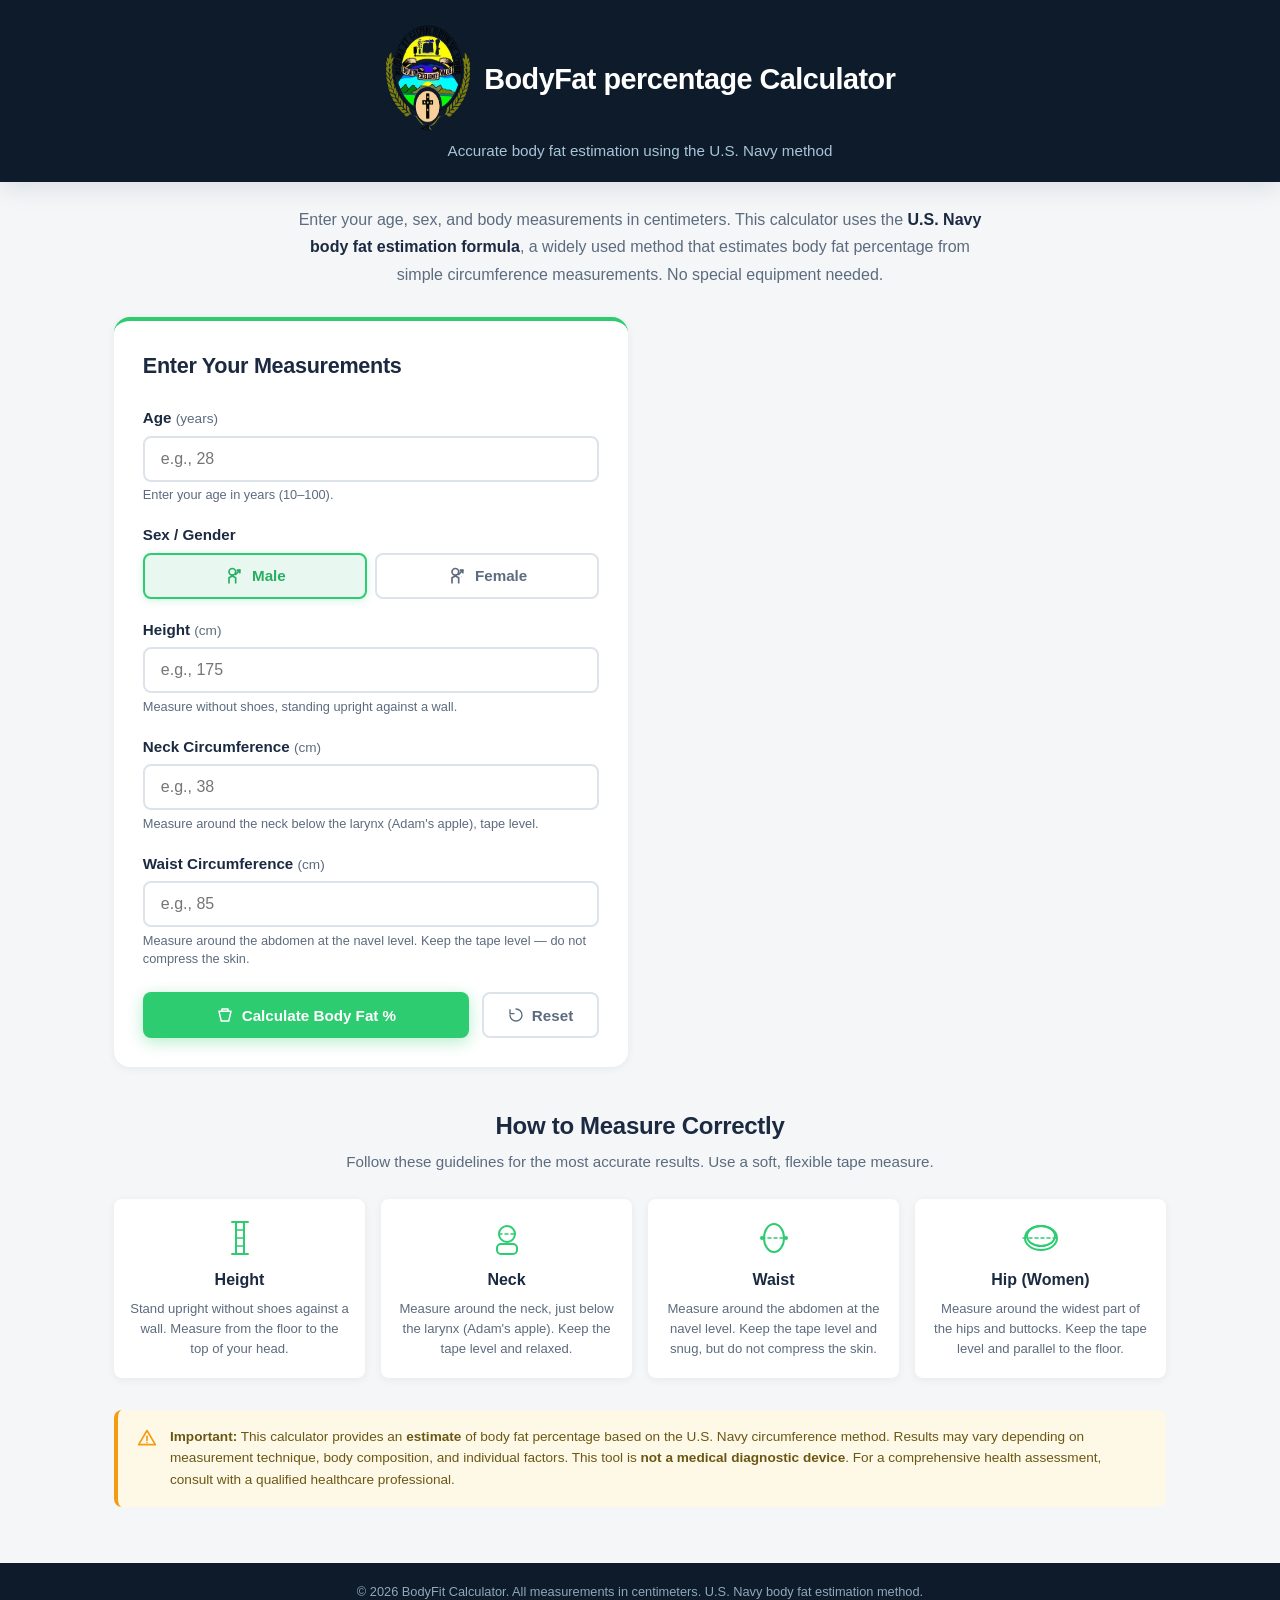
<file: fat.html>
<!-- index.html -->
<!DOCTYPE html>
<html lang="en">
<head>
    <meta charset="UTF-8">
    <meta name="viewport" content="width=device-width, initial-scale=1.0">
    <title>BodyFit Calculator — Body Fat Percentage Estimator</title>
    <link rel="stylesheet" href="css/stylefat.css">
</head>
<body>
    <!-- Header -->
    <header class="site-header">
        <div class="header-inner">
            <div class="logo">
                <img src="logo.png" width="90px" height="110px" alt="">
                <h1>BodyFat percentage Calculator</h1>
            </div>
            <p class="tagline">Accurate body fat estimation using the U.S. Navy method</p>
        </div>
    </header>

    <!-- Main Content -->
    <main class="main-content">
        <!-- Brief Explanation -->
        <section class="intro-section" aria-label="About the calculator">
            <p>
                Enter your age, sex, and body measurements in centimeters. This calculator uses the
                <strong>U.S. Navy body fat estimation formula</strong>, a widely used method that estimates
                body fat percentage from simple circumference measurements. No special equipment needed.
            </p>
        </section>

        <!-- Form + Results Grid -->
        <div class="calculator-grid">
            <!-- Form Card -->
            <section class="card form-card" aria-label="Measurement form">
                <h2>Enter Your Measurements</h2>

                <form id="bodyFatForm" novalidate>
                    <!-- Age -->
                    <div class="form-group">
                        <label for="age">Age <span class="unit">(years)</span></label>
                        <input type="number" id="age" name="age" inputmode="numeric" min="10" max="100" step="1" placeholder="e.g., 28" required aria-describedby="age-hint age-error">
                        <p class="input-hint" id="age-hint">Enter your age in years (10–100).</p>
                        <p class="error-message" id="age-error" role="alert" aria-live="polite"></p>
                    </div>

                    <!-- Sex / Gender -->
                    <div class="form-group">
                        <label>Sex / Gender</label>
                        <div class="segmented-control" role="radiogroup" aria-label="Select sex">
                            <button type="button" class="segment-btn active" data-gender="male" role="radio" aria-checked="true" aria-label="Male" tabindex="0">
                                <svg width="20" height="20" viewBox="0 0 24 24" fill="none" aria-hidden="true">
                                    <circle cx="10" cy="7" r="4" stroke="currentColor" stroke-width="2" fill="none" />
                                    <path d="M14 21 L14 14 L10 12 L6 14 L6 21" stroke="currentColor" stroke-width="2" fill="none" stroke-linejoin="round" />
                                    <path d="M19 5 L14 10" stroke="currentColor" stroke-width="2" stroke-linecap="round" />
                                    <path d="M19 5 L16 5 M19 5 L19 8" stroke="currentColor" stroke-width="2" stroke-linecap="round" />
                                </svg>
                                Male
                            </button>
                            <button type="button" class="segment-btn" data-gender="female" role="radio" aria-checked="false" aria-label="Female" tabindex="0">
                                <svg width="20" height="20" viewBox="0 0 24 24" fill="none" aria-hidden="true">
                                    <circle cx="10" cy="7" r="4" stroke="currentColor" stroke-width="2" fill="none" />
                                    <path d="M14 21 L14 14 L10 12 L6 14 L6 21" stroke="currentColor" stroke-width="2" fill="none" stroke-linejoin="round" />
                                    <path d="M19 5 L14 10" stroke="currentColor" stroke-width="2" stroke-linecap="round" />
                                    <path d="M19 5 L16 5 M19 5 L19 8" stroke="currentColor" stroke-width="2" stroke-linecap="round" />
                                    <circle cx="17" cy="13" r="0.5" fill="currentColor" />
                                </svg>
                                Female
                            </button>
                        </div>
                        <p class="error-message" id="gender-error" role="alert" aria-live="polite"></p>
                    </div>

                    <!-- Height -->
                    <div class="form-group">
                        <label for="height">Height <span class="unit">(cm)</span></label>
                        <input type="number" id="height" name="height" inputmode="decimal" min="100" max="250" step="0.1" placeholder="e.g., 175" required aria-describedby="height-hint height-error">
                        <p class="input-hint" id="height-hint">Measure without shoes, standing upright against a wall.</p>
                        <p class="error-message" id="height-error" role="alert" aria-live="polite"></p>
                    </div>

                    <!-- Neck -->
                    <div class="form-group">
                        <label for="neck">Neck Circumference <span class="unit">(cm)</span></label>
                        <input type="number" id="neck" name="neck" inputmode="decimal" min="20" max="80" step="0.1" placeholder="e.g., 38" required aria-describedby="neck-hint neck-error">
                        <p class="input-hint" id="neck-hint">Measure around the neck below the larynx (Adam's apple), tape level.</p>
                        <p class="error-message" id="neck-error" role="alert" aria-live="polite"></p>
                    </div>

                    <!-- Waist -->
                    <div class="form-group">
                        <label for="waist">Waist Circumference <span class="unit">(cm)</span></label>
                        <input type="number" id="waist" name="waist" inputmode="decimal" min="40" max="200" step="0.1" placeholder="e.g., 85" required aria-describedby="waist-hint waist-error">
                        <p class="input-hint" id="waist-hint">Measure around the abdomen at the navel level. Keep the tape level — do not compress the skin.</p>
                        <p class="error-message" id="waist-error" role="alert" aria-live="polite"></p>
                    </div>

                    <!-- Hip (Female only) -->
                    <div class="form-group" id="hip-field" hidden>
                        <label for="hip">Hip Circumference <span class="unit">(cm)</span></label>
                        <input type="number" id="hip" name="hip" inputmode="decimal" min="50" max="250" step="0.1" placeholder="e.g., 95" aria-describedby="hip-hint hip-error">
                        <p class="input-hint" id="hip-hint">Measure around the widest part of the hips and buttocks.</p>
                        <p class="error-message" id="hip-error" role="alert" aria-live="polite"></p>
                    </div>

                    <!-- Buttons -->
                    <div class="button-row">
                        <button type="submit" class="btn btn-primary" id="calculateBtn">
                            <svg width="18" height="18" viewBox="0 0 24 24" fill="none" aria-hidden="true">
                                <path d="M4 7 L20 7 L17 20 L7 20 Z" stroke="currentColor" stroke-width="2" fill="none" stroke-linejoin="round" />
                                <path d="M8 7 L8 4 L16 4 L16 7" stroke="currentColor" stroke-width="2" fill="none" stroke-linecap="round" stroke-linejoin="round" />
                            </svg>
                            Calculate Body Fat %
                        </button>
                        <button type="reset" class="btn btn-secondary" id="resetBtn">
                            <svg width="16" height="16" viewBox="0 0 24 24" fill="none" aria-hidden="true">
                                <path d="M3 12 A9 9 0 1 0 12 3" stroke="currentColor" stroke-width="2" fill="none" stroke-linecap="round" />
                                <path d="M3 4 L3 10 L9 10" stroke="currentColor" stroke-width="2" fill="none" stroke-linecap="round" stroke-linejoin="round" />
                            </svg>
                            Reset
                        </button>
                    </div>
                </form>
            </section>

            <!-- Results Card -->
            <section class="card results-card" id="resultsCard" aria-label="Results" hidden>
                <h2>Your Results</h2>

                <!-- Gauge -->
                <div class="gauge-container" aria-hidden="true">
                    <svg viewBox="0 0 240 150" class="gauge-svg" id="gaugeSvg">
                        <!-- Background arc -->
                        <path d="M 30 120 A 90 90 0 0 1 210 120"
                        fill="none" stroke="#e9ecef" stroke-width="18" stroke-linecap="round" />
                        <!-- Progress arc (animated via JS) -->
                        <path id="gaugeProgress"
                        d="M 30 120 A 90 90 0 0 1 210 120"
                        fill="none" stroke="#2ecc71" stroke-width="18" stroke-linecap="round"
                        stroke-dasharray="282.74" stroke-dashoffset="282.74"
                        style="transition: stroke-dashoffset 1s cubic-bezier(0.4, 0, 0.2, 1), stroke 0.5s ease;" />
                        <!-- Tick marks -->
                        <g class="gauge-ticks">
                            <line x1="30" y1="128" x2="30" y2="136" stroke="#adb5bd" stroke-width="1.5" />
                            <line x1="75" y1="80" x2="68" y2="86" stroke="#adb5bd" stroke-width="1.5" />
                            <line x1="120" y1="70" x2="120" y2="78" stroke="#adb5bd" stroke-width="1.5" />
                            <line x1="165" y1="80" x2="172" y2="86" stroke="#adb5bd" stroke-width="1.5" />
                            <line x1="210" y1="128" x2="210" y2="136" stroke="#adb5bd" stroke-width="1.5" />
                        </g>
                        <!-- Tick labels -->
                        <g class="gauge-labels" font-size="8" fill="#6c757d" text-anchor="middle">
                            <text x="22" y="144">5%</text>
                            <text x="55" y="92">10%</text>
                            <text x="120" y="62">20%</text>
                            <text x="185" y="92">30%</text>
                            <text x="218" y="144">40%</text>
                        </g>
                    </svg>
                    <div class="gauge-percentage" id="gaugePercentage">—</div>
                </div>

                <!-- Body Fat Percentage -->
                <div class="result-percentage">
                    <span class="percentage-value" id="bfpValue">—</span>
                    <span class="percentage-symbol">%</span>
                </div>

                <!-- Category Badge -->
                <div class="category-badge" id="categoryBadge">
                    <span class="badge-dot" aria-hidden="true"></span>
                    <span id="categoryText">Category</span>
                </div>

                <!-- Interpretation -->
                <p class="interpretation" id="interpretationText">
                    Enter your measurements to see your estimated body fat percentage and category.
                </p>

                <!-- Reset from results -->
                <button type="button" class="btn btn-secondary btn-sm" id="resetFromResults">
                    Clear &amp; Recalculate
                </button>
            </section>
        </div>

        <!-- How to Measure Section -->
        <section class="measure-guide" aria-label="Measurement instructions">
            <h2>How to Measure Correctly</h2>
            <p class="guide-subtitle">Follow these guidelines for the most accurate results. Use a soft, flexible tape measure.</p>
            <div class="guide-grid">
                <div class="guide-card">
                    <div class="guide-icon" aria-hidden="true">
                        <svg width="40" height="40" viewBox="0 0 40 40" fill="none">
                            <rect x="16" y="4" width="8" height="32" rx="2" stroke="#2ecc71" stroke-width="2" fill="none" />
                            <path d="M12 4 L28 4" stroke="#2ecc71" stroke-width="2" stroke-linecap="round" />
                            <path d="M12 36 L28 36" stroke="#2ecc71" stroke-width="2" stroke-linecap="round" />
                            <line x1="16" y1="12" x2="24" y2="12" stroke="#2ecc71" stroke-width="1.5" stroke-linecap="round" />
                            <line x1="16" y1="20" x2="24" y2="20" stroke="#2ecc71" stroke-width="1.5" stroke-linecap="round" />
                            <line x1="16" y1="28" x2="24" y2="28" stroke="#2ecc71" stroke-width="1.5" stroke-linecap="round" />
                        </svg>
                    </div>
                    <h3>Height</h3>
                    <p>Stand upright without shoes against a wall. Measure from the floor to the top of your head.</p>
                </div>
                <div class="guide-card">
                    <div class="guide-icon" aria-hidden="true">
                        <svg width="40" height="40" viewBox="0 0 40 40" fill="none">
                            <circle cx="20" cy="16" r="8" stroke="#2ecc71" stroke-width="2" fill="none" />
                            <rect x="10" y="26" width="20" height="10" rx="4" stroke="#2ecc71" stroke-width="2" fill="none" />
                            <line x1="12" y1="16" x2="28" y2="16" stroke="#2ecc71" stroke-width="1.5" stroke-linecap="round" stroke-dasharray="3 3" />
                        </svg>
                    </div>
                    <h3>Neck</h3>
                    <p>Measure around the neck, just below the larynx (Adam's apple). Keep the tape level and relaxed.</p>
                </div>
                <div class="guide-card">
                    <div class="guide-icon" aria-hidden="true">
                        <svg width="40" height="40" viewBox="0 0 40 40" fill="none">
                            <ellipse cx="20" cy="20" rx="10" ry="14" stroke="#2ecc71" stroke-width="2" fill="none" />
                            <line x1="8" y1="20" x2="32" y2="20" stroke="#2ecc71" stroke-width="1.5" stroke-linecap="round" stroke-dasharray="3 3" />
                            <circle cx="8" cy="20" r="2" fill="#2ecc71" />
                            <circle cx="32" cy="20" r="2" fill="#2ecc71" />
                        </svg>
                    </div>
                    <h3>Waist</h3>
                    <p>Measure around the abdomen at the navel level. Keep the tape level and snug, but do not compress the skin.</p>
                </div>
                <div class="guide-card">
                    <div class="guide-icon" aria-hidden="true">
                        <svg width="40" height="40" viewBox="0 0 40 40" fill="none">
                            <ellipse cx="20" cy="18" rx="14" ry="10" stroke="#2ecc71" stroke-width="2" fill="none" />
                            <ellipse cx="20" cy="20" rx="16" ry="12" stroke="#2ecc71" stroke-width="2" fill="none" />
                            <line x1="2" y1="20" x2="38" y2="20" stroke="#2ecc71" stroke-width="1.5" stroke-linecap="round" stroke-dasharray="3 3" />
                        </svg>
                    </div>
                    <h3>Hip (Women)</h3>
                    <p>Measure around the widest part of the hips and buttocks. Keep the tape level and parallel to the floor.</p>
                </div>
            </div>
        </section>

        <!-- Disclaimer -->
        <section class="disclaimer" aria-label="Disclaimer">
            <svg width="20" height="20" viewBox="0 0 24 24" fill="none" aria-hidden="true">
                <path d="M12 3 L2 20 L22 20 Z" stroke="#f39c12" stroke-width="2" fill="none" stroke-linejoin="round" />
                <path d="M12 10 L12 15" stroke="#f39c12" stroke-width="2" stroke-linecap="round" />
                <circle cx="12" cy="17.5" r="1" fill="#f39c12" />
            </svg>
            <p>
                <strong>Important:</strong> This calculator provides an <strong>estimate</strong> of body fat percentage
                based on the U.S. Navy circumference method. Results may vary depending on measurement technique,
                body composition, and individual factors. This tool is <strong>not a medical diagnostic device</strong>.
                For a comprehensive health assessment, consult with a qualified healthcare professional.
            </p>
        </section>
    </main>

    <!-- Footer -->
    <footer class="site-footer">
        <p>&copy; 2026 BodyFit Calculator. All measurements in centimeters. U.S. Navy body fat estimation method.</p>
    </footer>

    <script src="scriptfat.js"></script>
</body>
</html>
</file>
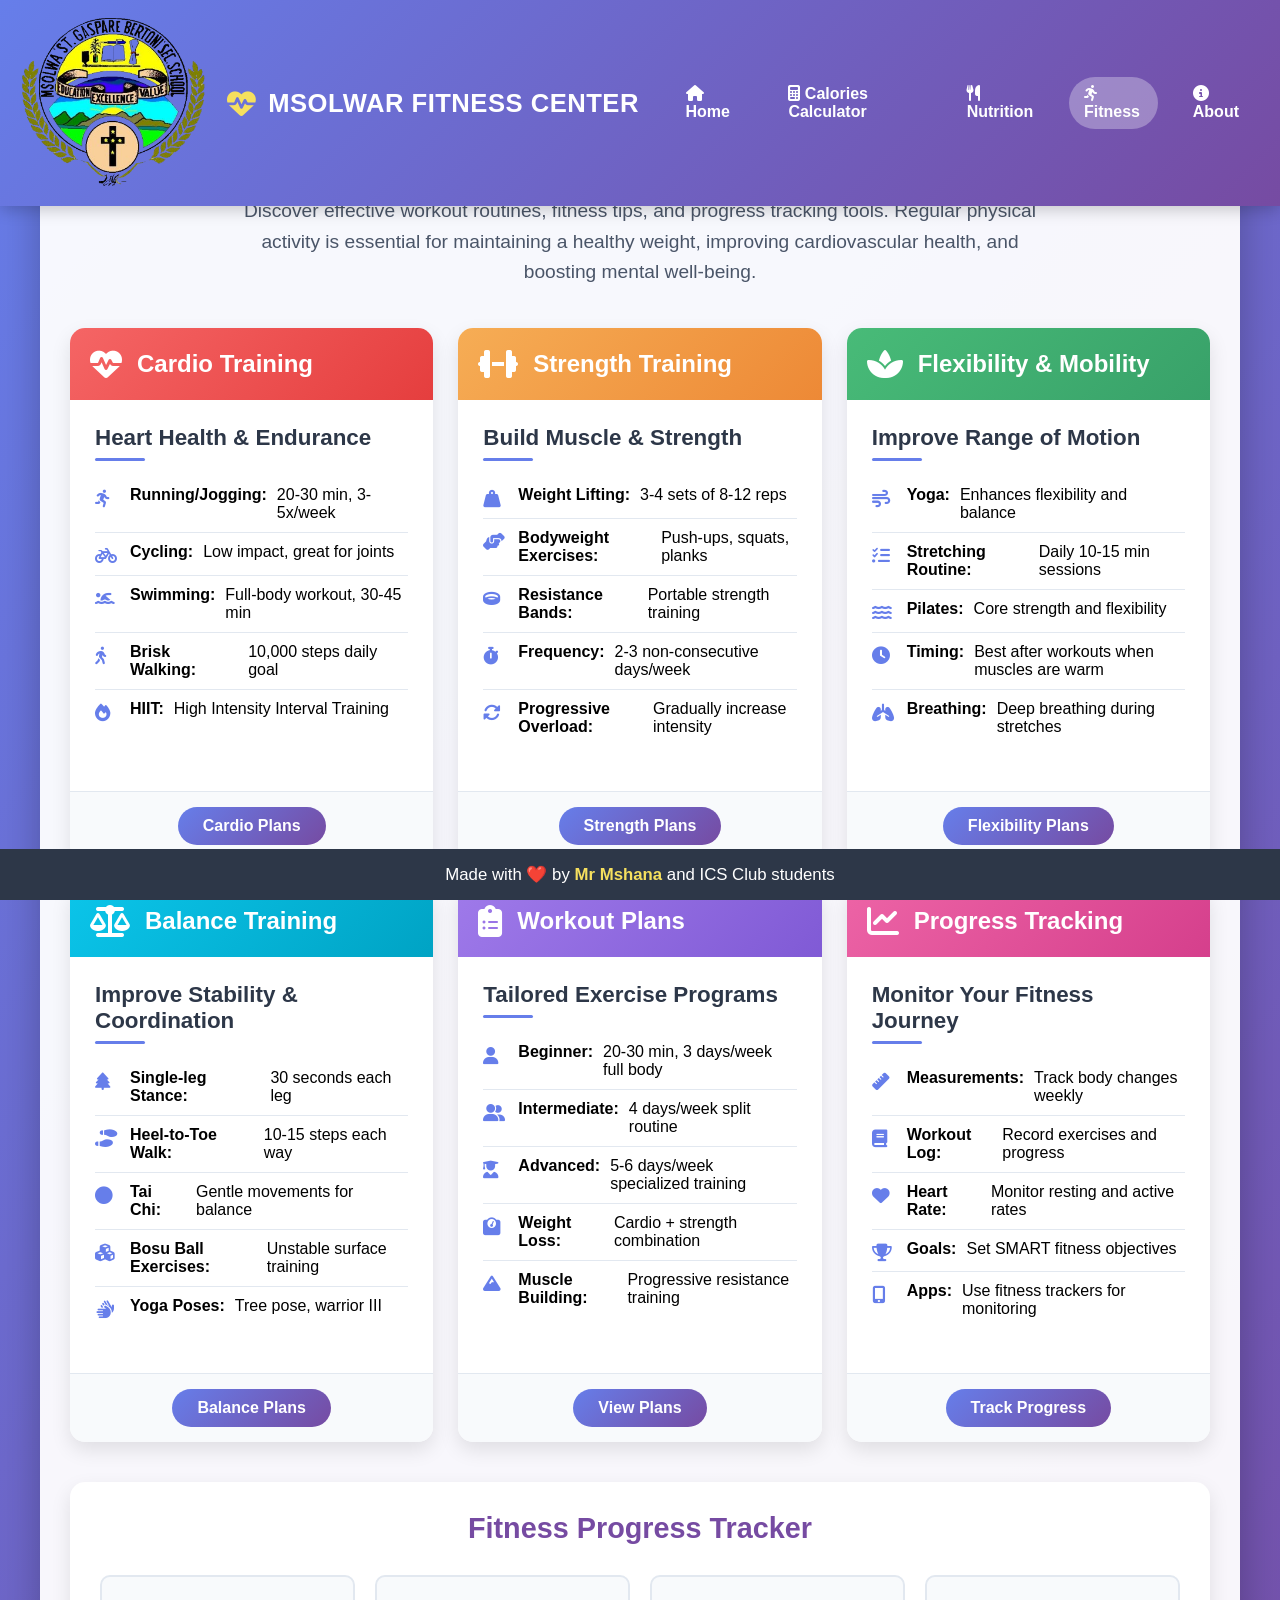
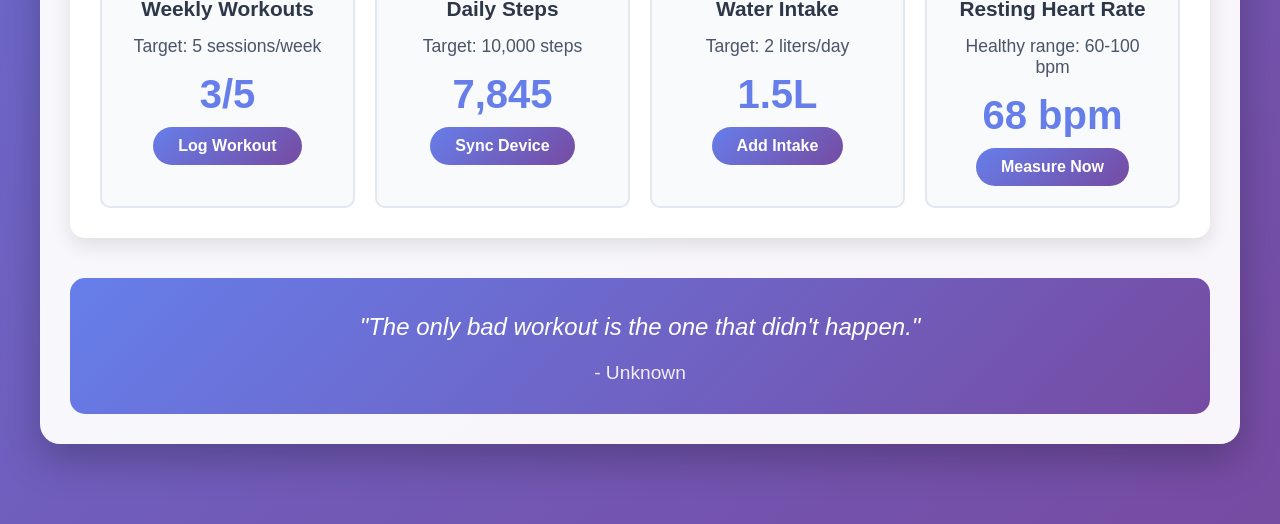
<file: fitness.html>
<!DOCTYPE html>
<html lang="en">
<head>
    <meta charset="UTF-8">
    <meta name="viewport" content="width=device-width, initial-scale=1.0">
    <title>MSOLWA | Fitness Center</title>
    <link rel="stylesheet" href="https://cdnjs.cloudflare.com/ajax/libs/font-awesome/6.4.0/css/all.min.css">
    <style>
        * {
            margin: 0;
            padding: 0;
            box-sizing: border-box;
            font-family: 'Segoe UI', Tahoma, Geneva, Verdana, sans-serif;
        }

        body {
            background: linear-gradient(135deg, #667eea 0%, #764ba2 100%);
            min-height: 100vh;
            padding: 20px;
            padding-top: 100px;
            padding-bottom: 80px;
        }

        /* Sticky Navigation Bar */
        .sticky-nav {
            position: fixed;
            top: 0;
            left: 0;
            width: 100%;
            background: linear-gradient(135deg, #667eea 0%, #764ba2 100%);
            color: white;
            padding: 15px 20px;
            display: flex;
            justify-content: space-between;
            align-items: center;
            z-index: 1000;
            box-shadow: 0 4px 15px rgba(0, 0, 0, 0.2);
        }

        .nav-logo {
            display: flex;
            align-items: center;
            gap: 12px;
        }

        .nav-logo i {
            font-size: 1.8rem;
            color: #f6e05e;
        }

        .nav-logo h1 {
            font-size: 1.6rem;
            font-weight: 800;
            letter-spacing: 0.5px;
        }

        .nav-links {
            display: flex;
            gap: 20px;
        }

        .nav-links a {
            color: white;
            text-decoration: none;
            font-weight: 600;
            padding: 8px 15px;
            border-radius: 30px;
            transition: all 0.3s ease;
        }

        .nav-links a:hover {
            background: rgba(255, 255, 255, 0.2);
        }

        .nav-links a.active {
            background: rgba(255, 255, 255, 0.3);
        }

        .container {
            background: rgba(255, 255, 255, 0.95);
            border-radius: 20px;
            box-shadow: 0 15px 40px rgba(0, 0, 0, 0.25);
            width: 100%;
            max-width: 1200px;
            overflow: hidden;
            margin: 0 auto;
            padding: 30px;
        }

        .header {
            text-align: center;
            margin-bottom: 30px;
        }

        .header h1 {
            font-size: 2.8rem;
            color: #764ba2;
            margin-bottom: 15px;
            position: relative;
            display: inline-block;
        }

        .header h1:after {
            content: '';
            position: absolute;
            bottom: -10px;
            left: 50%;
            transform: translateX(-50%);
            width: 120px;
            height: 4px;
            background: linear-gradient(to right, #667eea, #764ba2);
            border-radius: 2px;
        }

        .header p {
            font-size: 1.2rem;
            color: #4a5568;
            max-width: 800px;
            margin: 0 auto;
            line-height: 1.6;
        }

        .fitness-grid {
            display: grid;
            grid-template-columns: repeat(auto-fit, minmax(300px, 1fr));
            gap: 25px;
            margin-top: 40px;
        }

        .fitness-card {
            background: white;
            border-radius: 15px;
            overflow: hidden;
            box-shadow: 0 8px 20px rgba(0, 0, 0, 0.1);
            transition: transform 0.3s ease, box-shadow 0.3s ease;
            display: flex;
            flex-direction: column;
        }

        .fitness-card:hover {
            transform: translateY(-10px);
            box-shadow: 0 15px 30px rgba(0, 0, 0, 0.15);
        }

        .card-header {
            padding: 20px;
            color: white;
            display: flex;
            align-items: center;
            gap: 15px;
        }

        .card-header i {
            font-size: 2rem;
        }

        .card-body {
            padding: 25px;
            flex-grow: 1;
            display: flex;
            flex-direction: column;
        }

        .card-body h3 {
            color: #2d3748;
            margin-bottom: 15px;
            font-size: 1.4rem;
            position: relative;
            padding-bottom: 10px;
        }

        .card-body h3:after {
            content: '';
            position: absolute;
            bottom: 0;
            left: 0;
            width: 50px;
            height: 3px;
            background: #667eea;
            border-radius: 2px;
        }

        .card-body ul {
            list-style: none;
            padding: 0;
            margin-bottom: 20px;
            flex-grow: 1;
        }

        .card-body li {
            padding: 10px 0;
            border-bottom: 1px solid #e2e8f0;
            display: flex;
            gap: 10px;
        }

        .card-body li:last-child {
            border-bottom: none;
        }

        .card-body li i {
            color: #667eea;
            min-width: 25px;
            font-size: 1.1rem;
            margin-top: 4px;
        }

        .card-footer {
            padding: 15px 25px;
            background: #f8fafc;
            text-align: center;
            border-top: 1px solid #e2e8f0;
        }

        .btn {
            display: inline-block;
            padding: 10px 25px;
            background: linear-gradient(135deg, #667eea 0%, #764ba2 100%);
            color: white;
            border-radius: 30px;
            text-decoration: none;
            font-weight: 600;
            transition: all 0.3s ease;
        }

        .btn:hover {
            transform: translateY(-3px);
            box-shadow: 0 5px 15px rgba(102, 126, 234, 0.4);
        }

        .cardio .card-header {
            background: linear-gradient(135deg, #f56565 0%, #e53e3e 100%);
        }

        .strength .card-header {
            background: linear-gradient(135deg, #f6ad55 0%, #ed8936 100%);
        }

        .flexibility .card-header {
            background: linear-gradient(135deg, #48bb78 0%, #38a169 100%);
        }

        .balance .card-header {
            background: linear-gradient(135deg, #0bc5ea 0%, #00a3c4 100%);
        }

        .workout-plans .card-header {
            background: linear-gradient(135deg, #9f7aea 0%, #805ad5 100%);
        }

        .tracking .card-header {
            background: linear-gradient(135deg, #ed64a6 0%, #d53f8c 100%);
        }

        .progress-section {
            background: white;
            border-radius: 15px;
            overflow: hidden;
            box-shadow: 0 8px 20px rgba(0, 0, 0, 0.1);
            margin-top: 40px;
            padding: 30px;
        }

        .progress-title {
            text-align: center;
            margin-bottom: 30px;
            color: #764ba2;
            font-size: 1.8rem;
        }

        .progress-grid {
            display: grid;
            grid-template-columns: repeat(auto-fit, minmax(250px, 1fr));
            gap: 20px;
        }

        .progress-card {
            background: #f8fafc;
            border-radius: 10px;
            padding: 20px;
            text-align: center;
            border: 2px solid #e2e8f0;
        }

        .progress-card h4 {
            color: #2d3748;
            margin-bottom: 15px;
            font-size: 1.3rem;
        }

        .progress-card p {
            color: #4a5568;
            font-size: 1.1rem;
            margin-bottom: 15px;
        }

        .progress-value {
            font-size: 2.5rem;
            font-weight: 800;
            color: #667eea;
            margin: 10px 0;
        }

        .motivational-quote {
            background: linear-gradient(135deg, #667eea 0%, #764ba2 100%);
            border-radius: 15px;
            padding: 30px;
            margin-top: 40px;
            text-align: center;
            color: white;
        }

        .quote-text {
            font-size: 1.5rem;
            font-style: italic;
            margin-bottom: 15px;
            line-height: 1.6;
        }

        .quote-author {
            font-size: 1.2rem;
            opacity: 0.9;
        }

        .footer {
            position: fixed;
            bottom: 0;
            left: 0;
            width: 100%;
            background: #2d3748;
            color: white;
            text-align: center;
            padding: 15px;
            font-size: 1.05rem;
            z-index: 1000;
        }

        .footer span {
            color: #f6e05e;
            font-weight: 600;
        }

        @media (max-width: 768px) {
            .sticky-nav {
                flex-direction: column;
                padding: 10px;
            }
            
            .nav-links {
                margin-top: 10px;
                flex-wrap: wrap;
                justify-content: center;
            }
            
            .header h1 {
                font-size: 2.2rem;
            }
            
            .container {
                padding: 20px;
            }
        }

        @media (max-width: 480px) {
            .header h1 {
                font-size: 2rem;
            }
            
            .header p {
                font-size: 1.1rem;
            }
            
            body {
                padding-top: 150px;
            }
        }
    </style>
</head>
<body>
    <!-- Sticky Navigation Bar -->
    <div class="sticky-nav">
        <div class="nav-logo">
            <img src="logo.png" alt="NeoCalorie Logo" class="logo" width="30%" height="15%">
            <i class="fas fa-heartbeat"></i>
            <h1>MSOLWAR FITNESS CENTER</h1>
        </div>
        <div class="nav-links">
            <a href="index.html"><i class="fas fa-home"></i> Home</a>
            <a href="calCalcu.html"><i class="fas fa-calculator"></i> Calories Calculator</a>
            <a href="nutrition.html"><i class="fas fa-utensils"></i> Nutrition</a>
            <a class="active"><i class="fas fa-running"></i> Fitness</a>
            <a href="about.html"><i class="fas fa-info-circle"></i> About</a>
        </div>
    </div>
    
    <div class="container">
        <div class="header">
            <h1>Fitness & Exercise</h1>
            <p>Discover effective workout routines, fitness tips, and progress tracking tools. Regular physical activity is essential for maintaining a healthy weight, improving cardiovascular health, and boosting mental well-being.</p>
        </div>
        
        <div class="fitness-grid">
            <!-- Cardio Card -->
            <div class="fitness-card cardio">
                <div class="card-header">
                    <i class="fas fa-heartbeat"></i>
                    <h2>Cardio Training</h2>
                </div>
                <div class="card-body">
                    <h3>Heart Health & Endurance</h3>
                    <ul>
                        <li><i class="fas fa-running"></i> <strong>Running/Jogging:</strong> 20-30 min, 3-5x/week</li>
                        <li><i class="fas fa-bicycle"></i> <strong>Cycling:</strong> Low impact, great for joints</li>
                        <li><i class="fas fa-swimmer"></i> <strong>Swimming:</strong> Full-body workout, 30-45 min</li>
                        <li><i class="fas fa-walking"></i> <strong>Brisk Walking:</strong> 10,000 steps daily goal</li>
                        <li><i class="fas fa-fire"></i> <strong>HIIT:</strong> High Intensity Interval Training</li>
                    </ul>
                </div>
                <div class="card-footer">
                    <a href="#" class="btn">Cardio Plans</a>
                </div>
            </div>
            
            <!-- Strength Card -->
            <div class="fitness-card strength">
                <div class="card-header">
                    <i class="fas fa-dumbbell"></i>
                    <h2>Strength Training</h2>
                </div>
                <div class="card-body">
                    <h3>Build Muscle & Strength</h3>
                    <ul>
                        <li><i class="fas fa-weight-hanging"></i> <strong>Weight Lifting:</strong> 3-4 sets of 8-12 reps</li>
                        <li><i class="fas fa-hands-helping"></i> <strong>Bodyweight Exercises:</strong> Push-ups, squats, planks</li>
                        <li><i class="fas fa-ring"></i> <strong>Resistance Bands:</strong> Portable strength training</li>
                        <li><i class="fas fa-stopwatch"></i> <strong>Frequency:</strong> 2-3 non-consecutive days/week</li>
                        <li><i class="fas fa-sync-alt"></i> <strong>Progressive Overload:</strong> Gradually increase intensity</li>
                    </ul>
                </div>
                <div class="card-footer">
                    <a href="#" class="btn">Strength Plans</a>
                </div>
            </div>
            
            <!-- Flexibility Card -->
            <div class="fitness-card flexibility">
                <div class="card-header">
                    <i class="fas fa-spa"></i>
                    <h2>Flexibility & Mobility</h2>
                </div>
                <div class="card-body">
                    <h3>Improve Range of Motion</h3>
                    <ul>
                        <li><i class="fas fa-wind"></i> <strong>Yoga:</strong> Enhances flexibility and balance</li>
                        <li><i class="fas fa-tasks"></i> <strong>Stretching Routine:</strong> Daily 10-15 min sessions</li>
                        <li><i class="fas fa-water"></i> <strong>Pilates:</strong> Core strength and flexibility</li>
                        <li><i class="fas fa-clock"></i> <strong>Timing:</strong> Best after workouts when muscles are warm</li>
                        <li><i class="fas fa-lungs"></i> <strong>Breathing:</strong> Deep breathing during stretches</li>
                    </ul>
                </div>
                <div class="card-footer">
                    <a href="#" class="btn">Flexibility Plans</a>
                </div>
            </div>
            
            <!-- Balance Card -->
            <div class="fitness-card balance">
                <div class="card-header">
                    <i class="fas fa-balance-scale"></i>
                    <h2>Balance Training</h2>
                </div>
                <div class="card-body">
                    <h3>Improve Stability & Coordination</h3>
                    <ul>
                        <li><i class="fas fa-tree"></i> <strong>Single-leg Stance:</strong> 30 seconds each leg</li>
                        <li><i class="fas fa-shoe-prints"></i> <strong>Heel-to-Toe Walk:</strong> 10-15 steps each way</li>
                        <li><i class="fas fa-circle"></i> <strong>Tai Chi:</strong> Gentle movements for balance</li>
                        <li><i class="fas fa-cubes"></i> <strong>Bosu Ball Exercises:</strong> Unstable surface training</li>
                        <li><i class="fas fa-hands"></i> <strong>Yoga Poses:</strong> Tree pose, warrior III</li>
                    </ul>
                </div>
                <div class="card-footer">
                    <a href="#" class="btn">Balance Plans</a>
                </div>
            </div>
            
            <!-- Workout Plans Card -->
            <div class="fitness-card workout-plans">
                <div class="card-header">
                    <i class="fas fa-clipboard-list"></i>
                    <h2>Workout Plans</h2>
                </div>
                <div class="card-body">
                    <h3>Tailored Exercise Programs</h3>
                    <ul>
                        <li><i class="fas fa-user"></i> <strong>Beginner:</strong> 20-30 min, 3 days/week full body</li>
                        <li><i class="fas fa-user-friends"></i> <strong>Intermediate:</strong> 4 days/week split routine</li>
                        <li><i class="fas fa-user-graduate"></i> <strong>Advanced:</strong> 5-6 days/week specialized training</li>
                        <li><i class="fas fa-weight"></i> <strong>Weight Loss:</strong> Cardio + strength combination</li>
                        <li><i class="fas fa-mountain"></i> <strong>Muscle Building:</strong> Progressive resistance training</li>
                    </ul>
                </div>
                <div class="card-footer">
                    <a href="#" class="btn">View Plans</a>
                </div>
            </div>
            
            <!-- Tracking Card -->
            <div class="fitness-card tracking">
                <div class="card-header">
                    <i class="fas fa-chart-line"></i>
                    <h2>Progress Tracking</h2>
                </div>
                <div class="card-body">
                    <h3>Monitor Your Fitness Journey</h3>
                    <ul>
                        <li><i class="fas fa-ruler"></i> <strong>Measurements:</strong> Track body changes weekly</li>
                        <li><i class="fas fa-book"></i> <strong>Workout Log:</strong> Record exercises and progress</li>
                        <li><i class="fas fa-heart"></i> <strong>Heart Rate:</strong> Monitor resting and active rates</li>
                        <li><i class="fas fa-trophy"></i> <strong>Goals:</strong> Set SMART fitness objectives</li>
                        <li><i class="fas fa-mobile-alt"></i> <strong>Apps:</strong> Use fitness trackers for monitoring</li>
                    </ul>
                </div>
                <div class="card-footer">
                    <a href="#" class="btn">Track Progress</a>
                </div>
            </div>
        </div>
        
        <!-- Progress Section -->
        <div class="progress-section">
            <h2 class="progress-title">Fitness Progress Tracker</h2>
            <div class="progress-grid">
                <div class="progress-card">
                    <h4>Weekly Workouts</h4>
                    <p>Target: 5 sessions/week</p>
                    <div class="progress-value">3/5</div>
                    <a href="#" class="btn">Log Workout</a>
                </div>
                
                <div class="progress-card">
                    <h4>Daily Steps</h4>
                    <p>Target: 10,000 steps</p>
                    <div class="progress-value">7,845</div>
                    <a href="#" class="btn">Sync Device</a>
                </div>
                
                <div class="progress-card">
                    <h4>Water Intake</h4>
                    <p>Target: 2 liters/day</p>
                    <div class="progress-value">1.5L</div>
                    <a href="#" class="btn">Add Intake</a>
                </div>
                
                <div class="progress-card">
                    <h4>Resting Heart Rate</h4>
                    <p>Healthy range: 60-100 bpm</p>
                    <div class="progress-value">68 bpm</div>
                    <a href="#" class="btn">Measure Now</a>
                </div>
            </div>
        </div>
        
        <!-- Motivational Quote -->
        <div class="motivational-quote">
            <p class="quote-text">"The only bad workout is the one that didn't happen."</p>
            <p class="quote-author">- Unknown</p>
        </div>
    </div>
    
    <div class="footer">
        Made with ❤️ by <span>Mr Mshana</span> and ICS Club students
    </div>
</body>
</html>
</file>
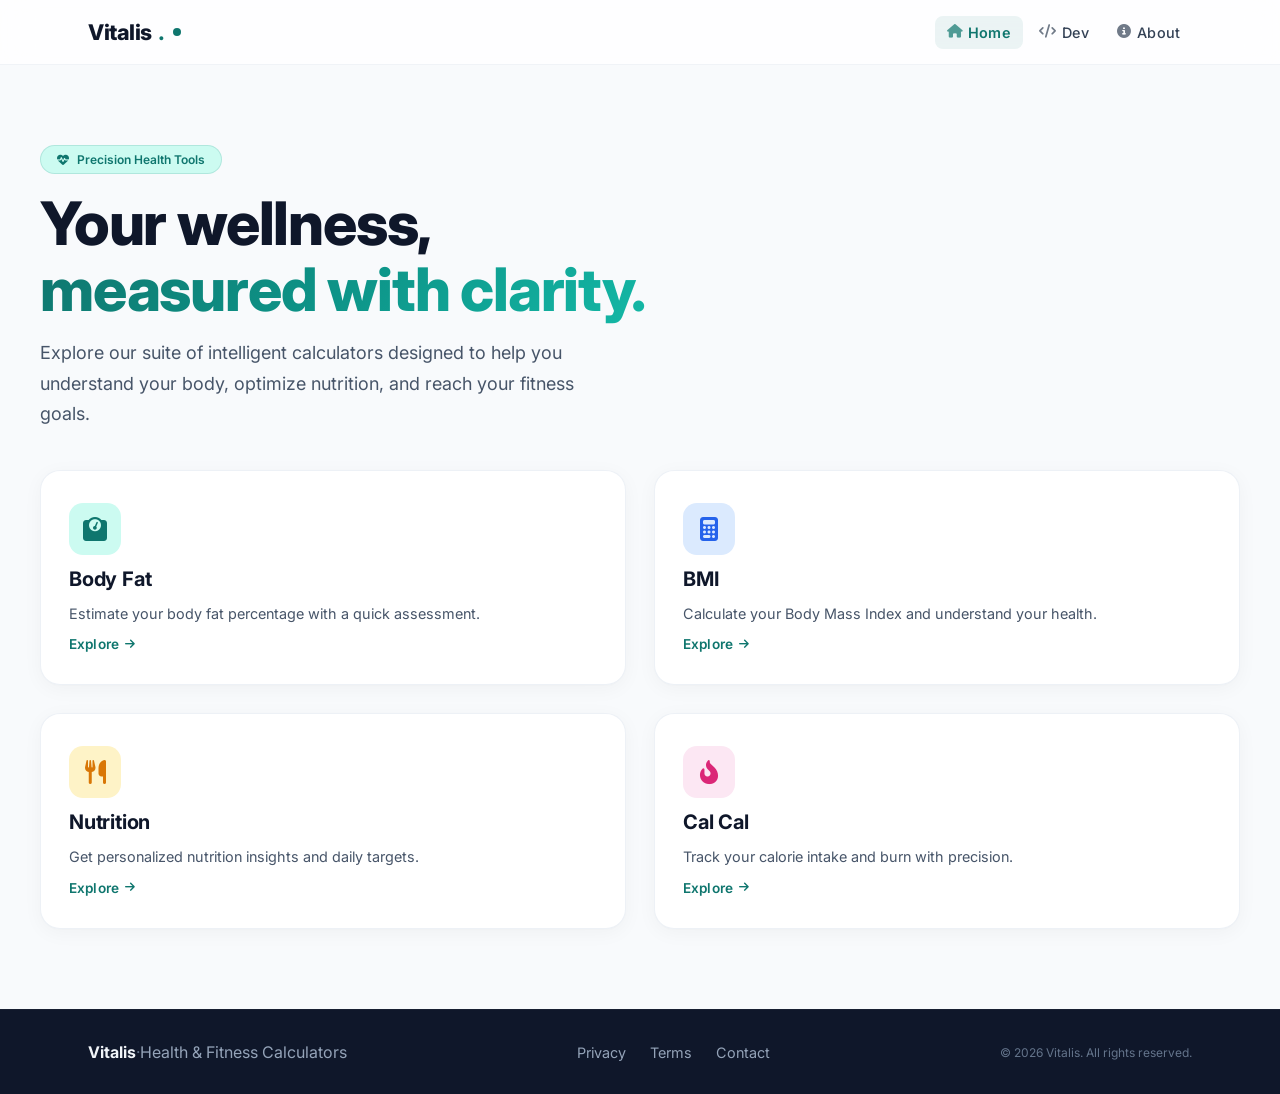
<file: landingindex.html>
<!DOCTYPE html>
<html lang="en">
<head>
    <meta charset="UTF-8" />
    <meta name="viewport" content="width=device-width, initial-scale=1.0" />
    <title>Msolwa— Health &amp; Fitness Calculators</title>

    <!-- Google Fonts: Inter -->
    <link rel="preconnect" href="https://fonts.googleapis.com" />
    <link rel="preconnect" href="https://fonts.gstatic.com" crossorigin />
    <link href="https://fonts.googleapis.com/css2?family=Inter:opsz,wght@14..32,300;14..32,400;14..32,500;14..32,600;14..32,700;14..32,800&display=swap" rel="stylesheet" />

    <!-- Font Awesome 6 (Free) -->
    <link rel="stylesheet" href="https://cdnjs.cloudflare.com/ajax/libs/font-awesome/6.5.0/css/all.min.css" />

    <style>
        /* ===== RESET & BASE ===== */
        * {
            margin: 0;
            padding: 0;
            box-sizing: border-box;
        }

        html {
            scroll-behavior: smooth;
        }

        body {
            font-family: 'Inter', -apple-system, BlinkMacSystemFont, 'Segoe UI', Roboto, sans-serif;
            background: #f8fafc;
            color: #0f172a;
            -webkit-font-smoothing: antialiased;
            -moz-osx-font-smoothing: grayscale;
            min-height: 100vh;
            display: flex;
            flex-direction: column;
        }

        /* ===== SCROLLBAR ===== */
        ::-webkit-scrollbar {
            width: 8px;
            height: 8px;
        }
        ::-webkit-scrollbar-track {
            background: #f1f5f9;
        }
        ::-webkit-scrollbar-thumb {
            background: #94a3b8;
            border-radius: 9999px;
        }
        ::-webkit-scrollbar-thumb:hover {
            background: #64748b;
        }

        /* ===== FOCUS STATES ===== */
        a:focus-visible,
        button:focus-visible,
        .focus-ring:focus-visible {
            outline: 3px solid #0f766e;
            outline-offset: 2px;
            border-radius: 8px;
        }

        /* ===== CONTAINER ===== */
        .container {
            max-width: 1200px;
            margin: 0 auto;
            padding: 0 1.5rem;
        }

        @media (min-width: 640px) {
            .container {
                padding: 0 2.5rem;
            }
        }
        @media (min-width: 1024px) {
            .container {
                padding: 0 3rem;
            }
        }

        /* ===== ENTRANCE ANIMATION ===== */
        .animate-entrance {
            opacity: 0;
            transform: translateY(24px);
            animation: entrance 0.7s cubic-bezier(0.16, 1, 0.3, 1) forwards;
        }

        @keyframes entrance {
            to {
                opacity: 1;
                transform: translateY(0);
            }
        }

        .stagger-1 {
            animation-delay: 0.05s;
        }
        .stagger-2 {
            animation-delay: 0.15s;
        }
        .stagger-3 {
            animation-delay: 0.25s;
        }
        .stagger-4 {
            animation-delay: 0.35s;
        }
        .stagger-5 {
            animation-delay: 0.45s;
        }

        /* ===== GRADIENT TEXT ===== */
        .gradient-text {
            background: linear-gradient(135deg, #0f766e 0%, #0d9488 50%, #14b8a6 100%);
            -webkit-background-clip: text;
            -webkit-text-fill-color: transparent;
            background-clip: text;
        }

        /* ================================================================
                   NAVBAR
                ================================================================ */
        .navbar {
            background: rgba(255, 255, 255, 0.80);
            backdrop-filter: blur(16px) saturate(1.2);
            -webkit-backdrop-filter: blur(16px) saturate(1.2);
            border-bottom: 1px solid rgba(226, 232, 240, 0.5);
            position: sticky;
            top: 0;
            z-index: 50;
            transition: background 0.2s ease, box-shadow 0.2s ease;
        }

        .navbar-scrolled {
            background: rgba(255, 255, 255, 0.92);
            box-shadow: 0 1px 12px rgba(0, 0, 0, 0.04);
        }

        .navbar-inner {
            display: flex;
            align-items: center;
            justify-content: space-between;
            height: 64px;
        }

        .logo {
            font-weight: 800;
            font-size: 1.35rem;
            letter-spacing: -0.02em;
            color: #0f172a;
            text-decoration: none;
            display: flex;
            align-items: center;
            gap: 0.4rem;
        }
        .logo span {
            color: #0f766e;
        }
        .logo-dot {
            display: inline-block;
            width: 8px;
            height: 8px;
            border-radius: 50%;
            background: #0f766e;
            margin-left: 2px;
        }

        /* Desktop nav */
        .nav-links {
            display: flex;
            align-items: center;
            gap: 0.25rem;
        }

        .nav-link {
            font-weight: 500;
            color: #334155;
            transition: color 0.2s ease, background 0.2s ease;
            padding: 0.5rem 0.75rem;
            border-radius: 8px;
            font-size: 0.9rem;
            letter-spacing: 0.01em;
            text-decoration: none;
            display: inline-flex;
            align-items: center;
            gap: 0.4rem;
            cursor: pointer;
            background: transparent;
            border: none;
        }

        .nav-link:hover {
            color: #0f172a;
            background: rgba(15, 118, 110, 0.06);
        }

        .nav-link.active {
            color: #0f766e;
            background: rgba(15, 118, 110, 0.08);
            font-weight: 600;
        }

        .nav-link i {
            font-size: 0.85rem;
            opacity: 0.7;
        }

        /* Mobile menu button */
        .mobile-toggle {
            background: none;
            border: none;
            font-size: 1.4rem;
            color: #0f172a;
            padding: 0.4rem 0.6rem;
            border-radius: 8px;
            cursor: pointer;
            transition: background 0.2s ease;
            display: none;
        }
        .mobile-toggle:hover {
            background: rgba(0, 0, 0, 0.04);
        }

        /* Mobile menu panel */
        .mobile-menu {
            max-height: 0;
            overflow: hidden;
            transition: max-height 0.35s cubic-bezier(0.16, 1, 0.3, 1), opacity 0.3s ease, padding 0.3s ease;
            opacity: 0;
            padding: 0 1rem;
            background: rgba(255, 255, 255, 0.96);
            backdrop-filter: blur(12px);
            -webkit-backdrop-filter: blur(12px);
        }

        .mobile-menu.open {
            max-height: 400px;
            opacity: 1;
            padding: 1.25rem 1rem 1.5rem;
        }

        .mobile-menu .nav-link {
            display: flex;
            padding: 0.7rem 0.75rem;
            width: 100%;
            font-size: 1rem;
        }

        /* ================================================================
                   FEATURE CARDS
                ================================================================ */
        .feature-card {
            position: relative;
            background: #ffffff;
            border-radius: 20px;
            padding: 2rem 1.75rem;
            box-shadow: 0 4px 20px rgba(0, 0, 0, 0.04), 0 1px 3px rgba(0, 0, 0, 0.02);
            border: 1px solid rgba(226, 232, 240, 0.6);
            transition: all 0.3s cubic-bezier(0.16, 1, 0.3, 1);
            cursor: pointer;
            text-decoration: none;
            display: flex;
            flex-direction: column;
            align-items: flex-start;
            gap: 0.75rem;
            overflow: hidden;
            min-height: 180px;
            color: inherit;
        }

        .feature-card::before {
            content: '';
            position: absolute;
            inset: 0;
            border-radius: 20px;
            padding: 2px;
            background: linear-gradient(135deg, rgba(15, 118, 110, 0.15), rgba(15, 118, 110, 0.02));
            -webkit-mask: linear-gradient(#fff 0 0) content-box, linear-gradient(#fff 0 0);
            mask: linear-gradient(#fff 0 0) content-box, linear-gradient(#fff 0 0);
            -webkit-mask-composite: xor;
            mask-composite: exclude;
            pointer-events: none;
            transition: opacity 0.4s ease;
            opacity: 0;
        }

        .feature-card:hover::before {
            opacity: 1;
        }

        .feature-card:hover {
            transform: translateY(-6px) scale(1.01);
            box-shadow: 0 20px 60px rgba(15, 118, 110, 0.10), 0 8px 24px rgba(0, 0, 0, 0.04);
            border-color: rgba(15, 118, 110, 0.25);
        }

        .feature-card:active {
            transform: translateY(-2px) scale(0.99);
        }

        .feature-card .icon-wrap {
            width: 52px;
            height: 52px;
            border-radius: 14px;
            display: flex;
            align-items: center;
            justify-content: center;
            font-size: 1.5rem;
            flex-shrink: 0;
            transition: transform 0.3s ease;
        }

        .feature-card:hover .icon-wrap {
            transform: scale(1.05);
        }

        .feature-card .card-title {
            font-size: 1.25rem;
            font-weight: 700;
            letter-spacing: -0.01em;
            color: #0f172a;
        }

        .feature-card .card-desc {
            font-size: 0.9rem;
            color: #475569;
            line-height: 1.5;
        }

        .feature-card .card-arrow {
            margin-top: auto;
            font-size: 0.85rem;
            font-weight: 600;
            color: #0f766e;
            display: flex;
            align-items: center;
            gap: 0.4rem;
            transition: gap 0.3s ease, color 0.3s ease;
            letter-spacing: 0.01em;
        }

        .feature-card:hover .card-arrow {
            gap: 0.8rem;
            color: #0d9488;
        }

        .feature-card .card-arrow i {
            font-size: 0.7rem;
            transition: transform 0.3s ease;
        }

        .feature-card:hover .card-arrow i {
            transform: translateX(3px);
        }

        /* ---- Card variants ---- */
        .card-bodyfat .icon-wrap {
            background: #ccfbf1;
            color: #0f766e;
        }
        .card-bodyfat:hover {
            border-color: #0f766e;
            box-shadow: 0 20px 60px rgba(15, 118, 110, 0.12), 0 8px 24px rgba(0, 0, 0, 0.04);
        }

        .card-bmi .icon-wrap {
            background: #dbeafe;
            color: #2563eb;
        }
        .card-bmi:hover {
            border-color: #2563eb;
            box-shadow: 0 20px 60px rgba(37, 99, 235, 0.10), 0 8px 24px rgba(0, 0, 0, 0.04);
        }

        .card-nutrition .icon-wrap {
            background: #fef3c7;
            color: #d97706;
        }
        .card-nutrition:hover {
            border-color: #d97706;
            box-shadow: 0 20px 60px rgba(217, 119, 6, 0.10), 0 8px 24px rgba(0, 0, 0, 0.04);
        }

        .card-calcal .icon-wrap {
            background: #fce7f3;
            color: #db2777;
        }
        .card-calcal:hover {
            border-color: #db2777;
            box-shadow: 0 20px 60px rgba(219, 39, 119, 0.10), 0 8px 24px rgba(0, 0, 0, 0.04);
        }

        /* ================================================================
                   FOOTER
                ================================================================ */
        .footer {
            background: #0f172a;
            color: #e2e8f0;
            border-top: 1px solid rgba(255, 255, 255, 0.04);
            margin-top: auto;
        }

        .footer-inner {
            display: flex;
            flex-direction: column;
            align-items: center;
            justify-content: space-between;
            gap: 1rem;
            padding: 2rem 0;
            text-align: center;
        }

        .footer a {
            color: #94a3b8;
            transition: color 0.2s ease;
            text-decoration: none;
        }

        .footer a:hover {
            color: #e2e8f0;
        }

        .footer .brand {
            font-weight: 700;
            color: #f1f5f9;
        }

        .footer .links {
            display: flex;
            gap: 1.5rem;
            font-size: 0.9rem;
        }

        .footer .copy {
            font-size: 0.75rem;
            color: #64748b;
        }

        @media (min-width: 640px) {
            .footer-inner {
                flex-direction: row;
                text-align: left;
            }
        }

        /* ================================================================
                   PAGE CONTENT & PLACEHOLDERS
                ================================================================ */

        /* Hide all pages by default; show only the active one */
        .page {
            display: none;
            animation: fadeUp 0.5s ease forwards;
        }

        .page.active {
            display: block;
        }

        @keyframes fadeUp {
            from {
                opacity: 0;
                transform: translateY(20px);
            }
            to {
                opacity: 1;
                transform: translateY(0);
            }
        }

        /* Home page hero */
        .hero-badge {
            display: inline-flex;
            align-items: center;
            gap: 0.5rem;
            background: #ccfbf1;
            color: #0f766e;
            font-size: 0.75rem;
            font-weight: 600;
            padding: 0.375rem 1rem;
            border-radius: 9999px;
            border: 1px solid rgba(15, 118, 110, 0.15);
            margin-bottom: 1rem;
        }

        .hero-title {
            font-size: 2.5rem;
            font-weight: 800;
            letter-spacing: -0.02em;
            line-height: 1.1;
            color: #0f172a;
        }

        .hero-sub {
            margin-top: 1rem;
            font-size: 1.125rem;
            color: #475569;
            max-width: 36rem;
            line-height: 1.7;
        }

        @media (min-width: 640px) {
            .hero-title {
                font-size: 3rem;
            }
        }
        @media (min-width: 768px) {
            .hero-title {
                font-size: 3.75rem;
            }
        }

        .card-grid {
            display: grid;
            grid-template-columns: 1fr;
            gap: 1.25rem;
            margin-top: 2.5rem;
        }

        @media (min-width: 640px) {
            .card-grid {
                grid-template-columns: 1fr 1fr;
                gap: 1.5rem;
            }
        }
        @media (min-width: 1024px) {
            .card-grid {
                gap: 1.75rem;
            }
        }

        /* ---- Placeholder pages ---- */
        .page-placeholder {
            min-height: 70vh;
            display: flex;
            flex-direction: column;
            align-items: center;
            justify-content: center;
            text-align: center;
            padding: 3rem 1.5rem;
        }

        .page-placeholder .icon-box {
            width: 80px;
            height: 80px;
            border-radius: 20px;
            background: #ccfbf1;
            color: #0f766e;
            display: flex;
            align-items: center;
            justify-content: center;
            font-size: 2.25rem;
            margin-bottom: 1.25rem;
        }

        .page-placeholder h1 {
            font-size: 2.25rem;
            font-weight: 800;
            letter-spacing: -0.02em;
            margin-bottom: 0.75rem;
        }

        .page-placeholder p {
            color: #475569;
            max-width: 480px;
            line-height: 1.7;
        }

        .page-placeholder .back-link {
            margin-top: 2rem;
            display: inline-flex;
            align-items: center;
            gap: 0.5rem;
            color: #0f766e;
            font-weight: 600;
            text-decoration: none;
            border: 1px solid #ccfbf1;
            padding: 0.6rem 1.6rem;
            border-radius: 9999px;
            transition: all 0.2s ease;
            cursor: pointer;
            background: transparent;
        }

        .page-placeholder .back-link:hover {
            background: #ccfbf1;
            border-color: #0f766e;
        }

        /* ================================================================
                   RESPONSIVE: MOBILE NAV
                ================================================================ */
        @media (max-width: 767px) {
            .nav-links {
                display: none;
            }
            .mobile-toggle {
                display: block;
            }
        }

        @media (min-width: 768px) {
            .mobile-menu {
                display: none !important;
            }
        }

        /* ===== SECTION SPACING ===== */
        .section-padding {
            padding: 3rem 0;
        }

        @media (min-width: 768px) {
            .section-padding {
                padding: 5rem 0;
            }
        }

        /* ===== UTILITY ===== */
        .mt-4 {
            margin-top: 1rem;
        }
        .mb-8 {
            margin-bottom: 2rem;
        }
        .gap-2 {
            gap: 0.5rem;
        }
        .flex {
            display: flex;
        }
        .items-center {
            align-items: center;
        }
        .justify-between {
            justify-content: space-between;
        }
        .text-sm {
            font-size: 0.875rem;
        }
        .text-slate-500 {
            color: #64748b;
        }
        .text-slate-400 {
            color: #94a3b8;
        }
        .hidden {
            display: none;
        }
        .block {
            display: block;
        }
        .w-full {
            width: 100%;
        }
    </style>
</head>

<body>

    <!-- ================================================================
    NAVBAR
    ================================================================ -->
    <header class="navbar" id="navbar" role="banner">
        <div class="container">
            <div class="navbar-inner">
                <a href="#" class="logo" data-nav="/" aria-label="Vitalis home">
                    Vitalis <span>.</span>
                    <span class="logo-dot" aria-hidden="true"></span>
                </a>

                <nav class="nav-links" aria-label="Main navigation">
                    <a href="#" class="nav-link active" data-nav="/">
                        <i class="fa-solid fa-house" aria-hidden="true"></i> Home
                    </a>
                    <a href="#" class="nav-link" data-nav="/dev">
                        <i class="fa-solid fa-code" aria-hidden="true"></i> Dev
                    </a>
                    <a href="#" class="nav-link" data-nav="/about">
                        <i class="fa-solid fa-circle-info" aria-hidden="true"></i> About
                    </a>
                </nav>

                <button class="mobile-toggle" id="mobileToggle" aria-expanded="false" aria-label="Toggle navigation menu">
                    <i class="fa-solid fa-bars" aria-hidden="true"></i>
                </button>
            </div>
        </div>

        <!-- Mobile menu -->
        <div class="mobile-menu" id="mobileMenu" role="menu" aria-label="Mobile navigation">
            <a href="#" class="nav-link active" data-nav="/" role="menuitem">
                <i class="fa-solid fa-house" aria-hidden="true"></i> Home
            </a>
            <a href="#" class="nav-link" data-nav="/dev" role="menuitem">
                <i class="fa-solid fa-code" aria-hidden="true"></i> Dev
            </a>
            <a href="#" class="nav-link" data-nav="/about" role="menuitem">
                <i class="fa-solid fa-circle-info" aria-hidden="true"></i> About
            </a>
        </div>
    </header>

    <!-- ================================================================
    PAGE: HOME
    ================================================================ -->
    <main>
        <div class="page active" id="page-home">
            <section class="container section-padding">
                <div class="animate-entrance stagger-1" style="max-width:40rem;">
                    <div class="hero-badge">
                        <i class="fa-solid fa-heart-pulse" aria-hidden="true"></i>
                        Precision Health Tools
                    </div>
                    <h1 class="hero-title">
                        Your wellness, <br class="hidden sm:block" />
                        <span class="gradient-text">measured with clarity.</span>
                    </h1>
                    <p class="hero-sub">
                        Explore our suite of intelligent calculators designed to help you
                        understand your body, optimize nutrition, and reach your fitness goals.
                    </p>
                </div>

                <div class="card-grid">
                    <!-- Body Fat -->
                    <a href="#" class="feature-card card-bodyfat animate-entrance stagger-2" data-nav="/body-fat">
                        <div class="icon-wrap"><i class="fa-solid fa-weight-scale" aria-hidden="true"></i></div>
                        <div class="card-title">Body Fat</div>
                        <div class="card-desc">Estimate your body fat percentage with a quick assessment.</div>
                        <div class="card-arrow">
                            Explore <i class="fa-solid fa-arrow-right" aria-hidden="true"></i>
                        </div>
                    </a>

                    <!-- BMI -->
                    <a href="#" class="feature-card card-bmi animate-entrance stagger-3" data-nav="/bmi">
                        <div class="icon-wrap"><i class="fa-solid fa-calculator" aria-hidden="true"></i></div>
                        <div class="card-title">BMI</div>
                        <div class="card-desc">Calculate your Body Mass Index and understand your health.</div>
                        <div class="card-arrow">
                            Explore <i class="fa-solid fa-arrow-right" aria-hidden="true"></i>
                        </div>
                    </a>

                    <!-- Nutrition -->
                    <a href="#" class="feature-card card-nutrition animate-entrance stagger-4" data-nav="/nutrition">
                        <div class="icon-wrap"><i class="fa-solid fa-utensils" aria-hidden="true"></i></div>
                        <div class="card-title">Nutrition</div>
                        <div class="card-desc">Get personalized nutrition insights and daily targets.</div>
                        <div class="card-arrow">
                            Explore <i class="fa-solid fa-arrow-right" aria-hidden="true"></i>
                        </div>
                    </a>

                    <!-- Cal Cal -->
                    <a href="#" class="feature-card card-calcal animate-entrance stagger-5" data-nav="/cal-cal">
                        <div class="icon-wrap"><i class="fa-solid fa-fire-flame-curved" aria-hidden="true"></i></div>
                        <div class="card-title">Cal Cal</div>
                        <div class="card-desc">Track your calorie intake and burn with precision.</div>
                        <div class="card-arrow">
                            Explore <i class="fa-solid fa-arrow-right" aria-hidden="true"></i>
                        </div>
                    </a>
                </div>
            </section>
        </div>

        <!-- ================================================================
        PAGE: BODY FAT
        ================================================================ -->
        <div class="page" id="page-body-fat">
            <div class="page-placeholder">
                <div class="icon-box"><i class="fa-solid fa-weight-scale" aria-hidden="true"></i></div>
                <h1>Body Fat Calculator</h1>
                <p>Estimate your body fat percentage using circumference measurements or bioelectrical impedance analysis.</p>
                <a href="#" class="back-link" data-nav="/">
                    <i class="fa-solid fa-arrow-left" aria-hidden="true"></i> Back to Home
                </a>
            </div>
        </div>

        <!-- ================================================================
        PAGE: BMI
        ================================================================ -->
        <div class="page" id="page-bmi">
            <div class="page-placeholder">
                <div class="icon-box"><i class="fa-solid fa-calculator" aria-hidden="true"></i></div>
                <h1>BMI Calculator</h1>
                <p>Quickly compute your Body Mass Index and see where you fall on the health spectrum.</p>
                <a href="#" class="back-link" data-nav="/">
                    <i class="fa-solid fa-arrow-left" aria-hidden="true"></i> Back to Home
                </a>
            </div>
        </div>

        <!-- ================================================================
        PAGE: NUTRITION
        ================================================================ -->
        <div class="page" id="page-nutrition">
            <div class="page-placeholder">
                <div class="icon-box"><i class="fa-solid fa-utensils" aria-hidden="true"></i></div>
                <h1>Nutrition Insights</h1>
                <p>Discover personalized macronutrient targets and meal recommendations based on your goals.</p>
                <a href="#" class="back-link" data-nav="/">
                    <i class="fa-solid fa-arrow-left" aria-hidden="true"></i> Back to Home
                </a>
            </div>
        </div>

        <!-- ================================================================
        PAGE: CAL CAL
        ================================================================ -->
        <div class="page" id="page-cal-cal">
            <div class="page-placeholder">
                <div class="icon-box"><i class="fa-solid fa-fire-flame-curved" aria-hidden="true"></i></div>
                <h1>Calorie Calculator</h1>
                <p>Track your daily energy balance with precision — calories in versus calories out.</p>
                <a href="#" class="back-link" data-nav="/">
                    <i class="fa-solid fa-arrow-left" aria-hidden="true"></i> Back to Home
                </a>
            </div>
        </div>

        <!-- ================================================================
        PAGE: DEV
        ================================================================ -->
        <div class="page" id="page-dev">
            <div class="page-placeholder">
                <div class="icon-box"><i class="fa-solid fa-code" aria-hidden="true"></i></div>
                <h1>Developer</h1>
                <p>Built with plain HTML, CSS, and JavaScript. Focused on clean, accessible, performant code.</p>
                <a href="#" class="back-link" data-nav="/">
                    <i class="fa-solid fa-arrow-left" aria-hidden="true"></i> Back to Home
                </a>
            </div>
        </div>

        <!-- ================================================================
        PAGE: ABOUT
        ================================================================ -->
        <div class="page" id="page-about">
            <div class="page-placeholder">
                <div class="icon-box"><i class="fa-solid fa-circle-info" aria-hidden="true"></i></div>
                <h1>About Vitalis</h1>
                <p>We're on a mission to make health data understandable and actionable for everyone.</p>
                <a href="#" class="back-link" data-nav="/">
                    <i class="fa-solid fa-arrow-left" aria-hidden="true"></i> Back to Home
                </a>
            </div>
        </div>
    </main>

    <!-- ================================================================
    FOOTER
    ================================================================ -->
    <footer class="footer" role="contentinfo">
        <div class="container">
            <div class="footer-inner">
                <div class="flex items-center gap-3">
                    <span class="brand">Vitalis</span>
                    <span class="text-slate-500">&middot;</span>
                    <span class="text-slate-400">Health &amp; Fitness Calculators</span>
                </div>
                <div class="links">
                    <a href="#" aria-label="Privacy Policy">Privacy</a>
                    <a href="#" aria-label="Terms of Service">Terms</a>
                    <a href="#" aria-label="Contact Support">Contact</a>
                </div>
                <div class="copy">
                    &copy; <span id="year"></span> Vitalis. All rights reserved.
                </div>
            </div>
        </div>
    </footer>

    <!-- ================================================================
    JAVASCRIPT — Routing, Mobile Menu, Scroll Effects
    ================================================================ -->
    <script>
        (function() {
            'use strict';

            // ─── DOM refs ───
            const pages = {
                home: document.getElementById('page-home'),
                bodyFat: document.getElementById('page-body-fat'),
                bmi: document.getElementById('page-bmi'),
                nutrition: document.getElementById('page-nutrition'),
                calCal: document.getElementById('page-cal-cal'),
                dev: document.getElementById('page-dev'),
                about: document.getElementById('page-about'),
            };

            const navLinks = document.querySelectorAll('[data-nav]');
            const mobileToggle = document.getElementById('mobileToggle');
            const mobileMenu = document.getElementById('mobileMenu');
            const navbar = document.getElementById('navbar');

            // ─── Router: show page by path ───
            function navigate(path) {
                // Hide all pages
                Object.values(pages).forEach(el => el.classList.remove('active'));

                // Show target page
                let targetId;
                switch (path) {
                    case '/':
                        targetId = 'home';
                        break;
                    case '/body-fat':
                        targetId = 'bodyFat';
                        break;
                    case '/bmi':
                        targetId = 'bmi';
                        break;
                    case '/nutrition':
                        targetId = 'nutrition';
                        break;
                    case '/cal-cal':
                        targetId = 'calCal';
                        break;
                    case '/dev':
                        targetId = 'dev';
                        break;
                    case '/about':
                        targetId = 'about';
                        break;
                    default:
                        targetId = 'home';
                        path = '/';
                }

                const target = pages[targetId];
                if (target) target.classList.add('active');

                // Update nav link active states
                navLinks.forEach(link => {
                    const linkPath = link.getAttribute('data-nav');
                    link.classList.toggle('active', linkPath === path);
                });

                // Close mobile menu
                mobileMenu.classList.remove('open');
                mobileToggle.setAttribute('aria-expanded', 'false');
                const icon = mobileToggle.querySelector('i');
                if (icon) icon.className = 'fa-solid fa-bars';

                // Update URL hash without triggering scroll
                if (window.location.hash !== path) {
                    history.pushState(null, '', '#' + path);
                }

                // Scroll to top
                window.scrollTo({ top: 0, behavior: 'smooth' });
            }

            // ─── Handle clicks on data-nav elements ───
            navLinks.forEach(link => {
                link.addEventListener('click', function(e) {
                    e.preventDefault();
                    const path = this.getAttribute('data-nav');
                    navigate(path);
                });
            });

            // ─── Handle hash changes (browser back/forward) ───
            window.addEventListener('hashchange', function() {
                const hash = window.location.hash.slice(1) || '/';
                // Only navigate if it's a valid route
                const validPaths = ['/', '/body-fat', '/bmi', '/nutrition', '/cal-cal', '/dev', '/about'];
                if (validPaths.includes(hash)) {
                    // We need to update the UI but keep the active page
                    // Re-run navigation without pushing state
                    const path = hash;
                    // Hide all pages
                    Object.values(pages).forEach(el => el.classList.remove('active'));

                    let targetId;
                    switch (path) {
                        case '/':
                            targetId = 'home';
                            break;
                        case '/body-fat':
                            targetId = 'bodyFat';
                            break;
                        case '/bmi':
                            targetId = 'bmi';
                            break;
                        case '/nutrition':
                            targetId = 'nutrition';
                            break;
                        case '/cal-cal':
                            targetId = 'calCal';
                            break;
                        case '/dev':
                            targetId = 'dev';
                            break;
                        case '/about':
                            targetId = 'about';
                            break;
                        default:
                            targetId = 'home';
                    }
                    const target = pages[targetId];
                    if (target) target.classList.add('active');

                    navLinks.forEach(link => {
                        const linkPath = link.getAttribute('data-nav');
                        link.classList.toggle('active', linkPath === path);
                    });

                    mobileMenu.classList.remove('open');
                    mobileToggle.setAttribute('aria-expanded', 'false');
                    const icon = mobileToggle.querySelector('i');
                    if (icon) icon.className = 'fa-solid fa-bars';
                }
            });

            // ─── Mobile toggle ───
            mobileToggle.addEventListener('click', function() {
                const isOpen = mobileMenu.classList.toggle('open');
                this.setAttribute('aria-expanded', isOpen);
                const icon = this.querySelector('i');
                if (icon) {
                    icon.className = isOpen ? 'fa-solid fa-xmark' : 'fa-solid fa-bars';
                }
            });

            // ─── Navbar scroll shadow ───
            let lastScroll = 0;
            window.addEventListener('scroll', function() {
                const current = window.scrollY;
                if (current > 20) {
                    navbar.classList.add('navbar-scrolled');
                } else {
                    navbar.classList.remove('navbar-scrolled');
                }
                lastScroll = current;
            }, { passive: true });

            // ─── Set current year in footer ───
            document.getElementById('year').textContent = new Date().getFullYear();

            // ─── Initial route: read from hash or default to / ───
            const initialHash = window.location.hash.slice(1) || '/';
            const validPaths = ['/', '/body-fat', '/bmi', '/nutrition', '/cal-cal', '/dev', '/about'];
            const startPath = validPaths.includes(initialHash) ? initialHash : '/';
            // Navigate without pushing extra history
            (function init() {
                const path = startPath;
                Object.values(pages).forEach(el => el.classList.remove('active'));

                let targetId;
                switch (path) {
                    case '/':
                        targetId = 'home';
                        break;
                    case '/body-fat':
                        targetId = 'bodyFat';
                        break;
                    case '/bmi':
                        targetId = 'bmi';
                        break;
                    case '/nutrition':
                        targetId = 'nutrition';
                        break;
                    case '/cal-cal':
                        targetId = 'calCal';
                        break;
                    case '/dev':
                        targetId = 'dev';
                        break;
                    case '/about':
                        targetId = 'about';
                        break;
                    default:
                        targetId = 'home';
                }
                const target = pages[targetId];
                if (target) target.classList.add('active');

                navLinks.forEach(link => {
                    const linkPath = link.getAttribute('data-nav');
                    link.classList.toggle('active', linkPath === path);
                });

                if (window.location.hash !== path) {
                    history.replaceState(null, '', '#' + path);
                }
            })();

        })();
    </script>

</body>
</html>
</file>
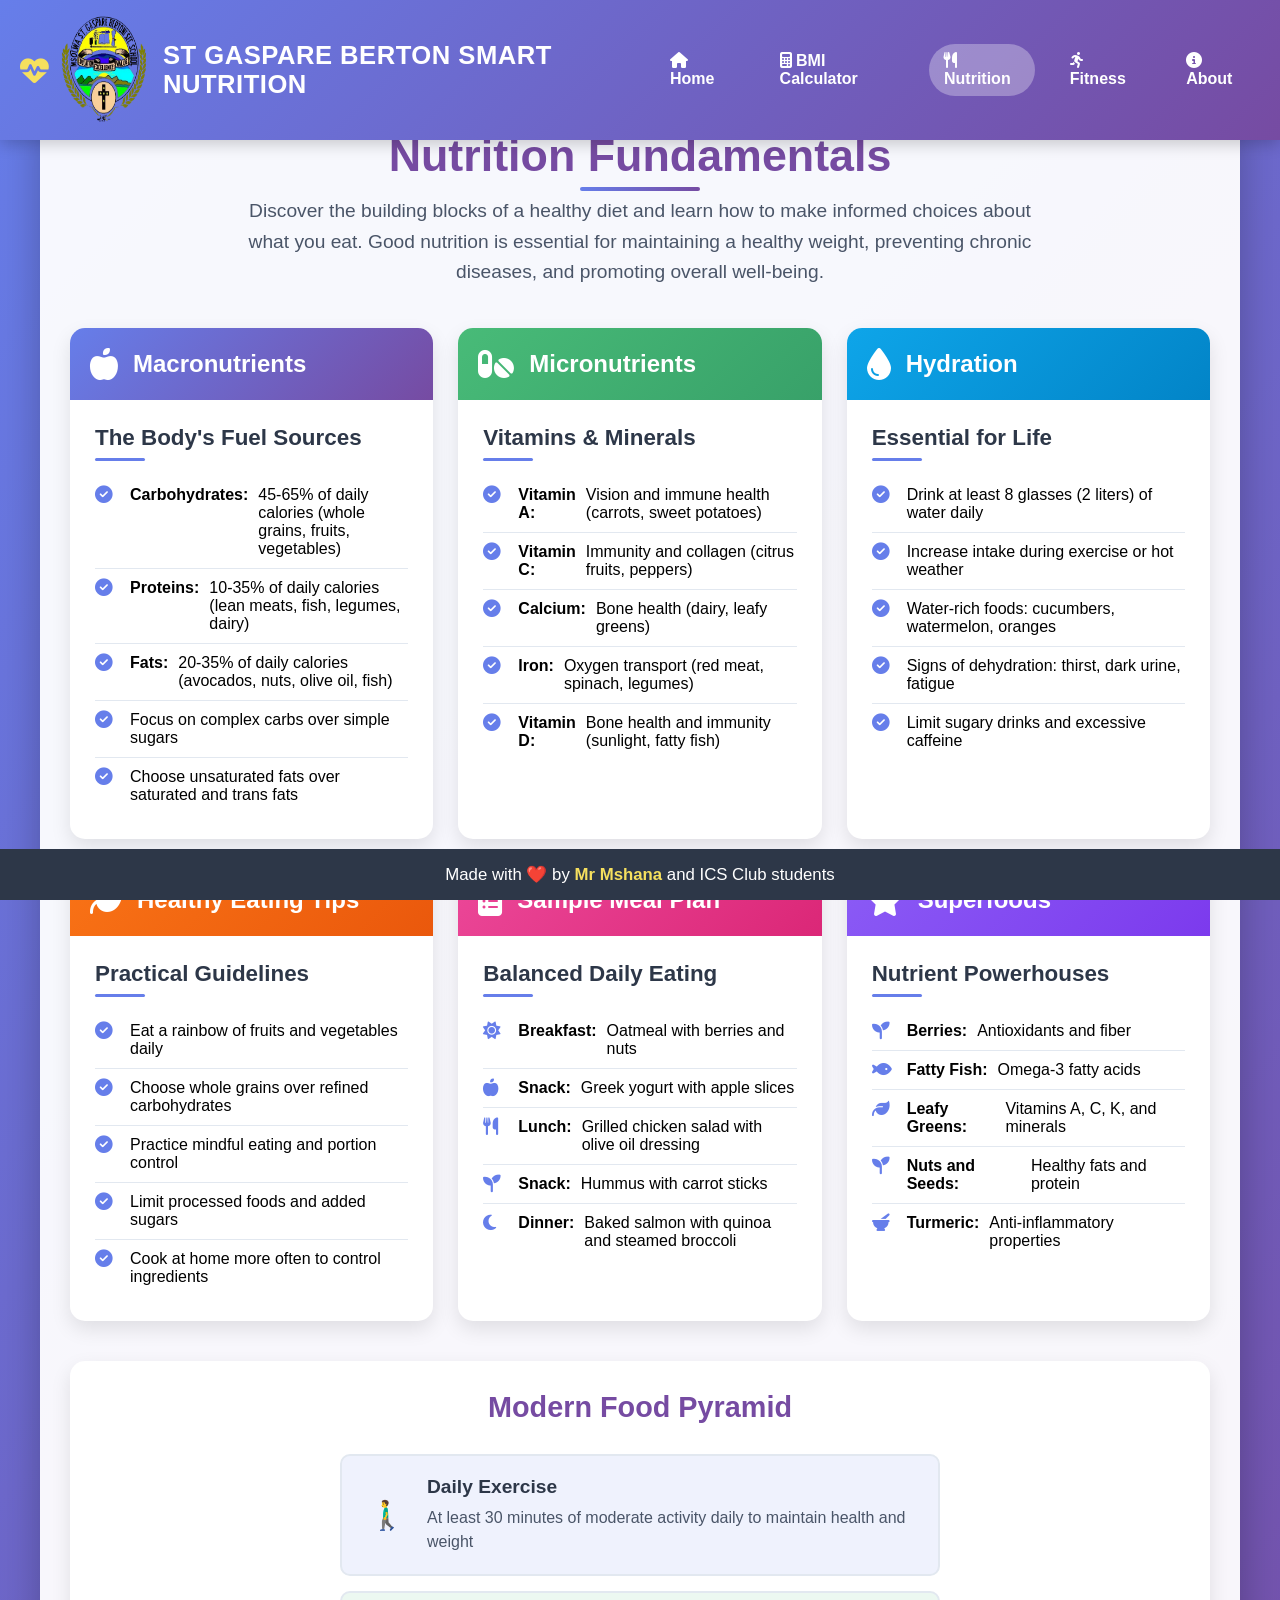
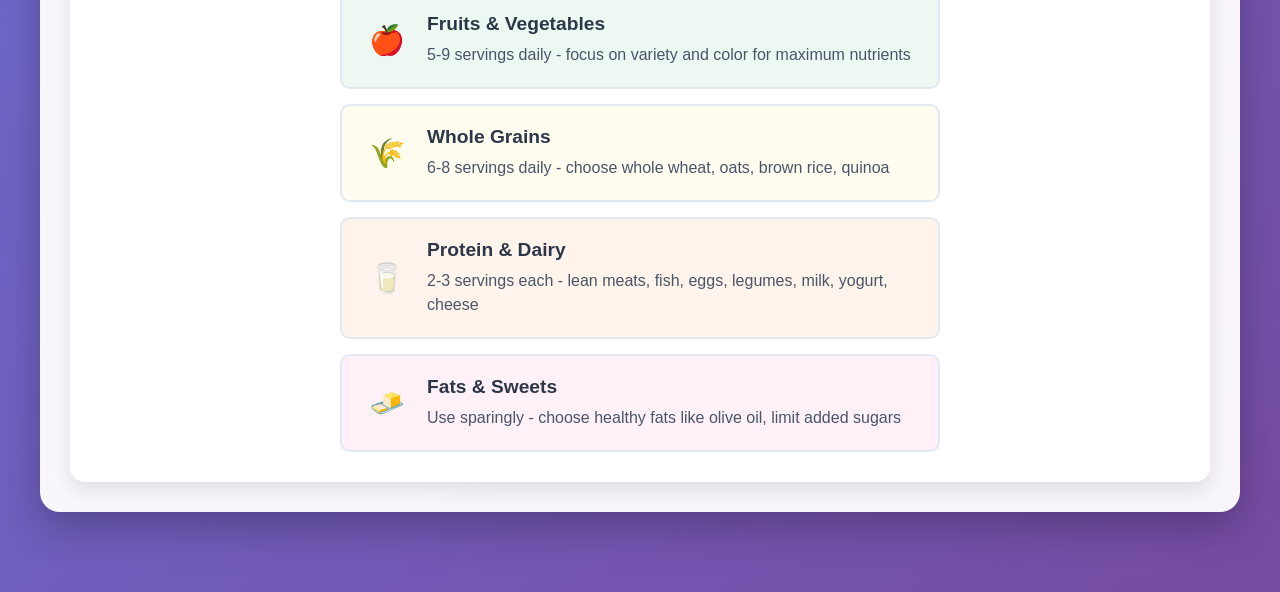
<file: Nutrition.html>
<!DOCTYPE html>
<html lang="en">
<head>
    <meta charset="UTF-8">
    <meta name="viewport" content="width=device-width, initial-scale=1.0">
    <title>ST.Gaspare Bertoni | Nutrition Information</title>
    <link rel="stylesheet" href="https://cdnjs.cloudflare.com/ajax/libs/font-awesome/6.4.0/css/all.min.css">
    <style>
        * {
            margin: 0;
            padding: 0;
            box-sizing: border-box;
            font-family: 'Segoe UI', Tahoma, Geneva, Verdana, sans-serif;
        }

        body {
            background: linear-gradient(135deg, #667eea 0%, #764ba2 100%);
            min-height: 100vh;
            padding: 20px;
            padding-top: 100px;
            padding-bottom: 80px;
        }

        /* Sticky Navigation Bar */
        .sticky-nav {
            position: fixed;
            top: 0;
            left: 0;
            width: 100%;
            background: linear-gradient(135deg, #667eea 0%, #764ba2 100%);
            color: white;
            padding: 15px 20px;
            display: flex;
            justify-content: space-between;
            align-items: center;
            z-index: 1000;
            box-shadow: 0 4px 15px rgba(0, 0, 0, 0.2);
        }

        .nav-logo {
            display: flex;
            align-items: center;
            gap: 12px;
        }

        .nav-logo i {
            font-size: 1.8rem;
            color: #f6e05e;
        }

        .nav-logo h1 {
            font-size: 1.6rem;
            font-weight: 800;
            letter-spacing: 0.5px;
        }

        .nav-links {
            display: flex;
            gap: 20px;
        }

        .nav-links a {
            color: white;
            text-decoration: none;
            font-weight: 600;
            padding: 8px 15px;
            border-radius: 30px;
            transition: all 0.3s ease;
        }

        .nav-links a:hover {
            background: rgba(255, 255, 255, 0.2);
        }

        .nav-links a.active {
            background: rgba(255, 255, 255, 0.3);
        }

        .container {
            background: rgba(255, 255, 255, 0.95);
            border-radius: 20px;
            box-shadow: 0 15px 40px rgba(0, 0, 0, 0.25);
            width: 100%;
            max-width: 1200px;
            overflow: hidden;
            margin: 0 auto;
            padding: 30px;
        }

        .header {
            text-align: center;
            margin-bottom: 30px;
        }

        .header h1 {
            font-size: 2.8rem;
            color: #764ba2;
            margin-bottom: 15px;
            position: relative;
            display: inline-block;
        }

        .header h1:after {
            content: '';
            position: absolute;
            bottom: -10px;
            left: 50%;
            transform: translateX(-50%);
            width: 120px;
            height: 4px;
            background: linear-gradient(to right, #667eea, #764ba2);
            border-radius: 2px;
        }

        .header p {
            font-size: 1.2rem;
            color: #4a5568;
            max-width: 800px;
            margin: 0 auto;
            line-height: 1.6;
        }

        .nutrition-grid {
            display: grid;
            grid-template-columns: repeat(auto-fit, minmax(300px, 1fr));
            gap: 25px;
            margin-top: 40px;
        }

        .nutrition-card {
            background: white;
            border-radius: 15px;
            overflow: hidden;
            box-shadow: 0 8px 20px rgba(0, 0, 0, 0.1);
            transition: transform 0.3s ease, box-shadow 0.3s ease;
        }

        .nutrition-card:hover {
            transform: translateY(-10px);
            box-shadow: 0 15px 30px rgba(0, 0, 0, 0.15);
        }

        .card-header {
            padding: 20px;
            color: white;
            display: flex;
            align-items: center;
            gap: 15px;
        }

        .card-header i {
            font-size: 2rem;
        }

        .card-body {
            padding: 25px;
        }

        .card-body h3 {
            color: #2d3748;
            margin-bottom: 15px;
            font-size: 1.4rem;
            position: relative;
            padding-bottom: 10px;
        }

        .card-body h3:after {
            content: '';
            position: absolute;
            bottom: 0;
            left: 0;
            width: 50px;
            height: 3px;
            background: #667eea;
            border-radius: 2px;
        }

        .card-body ul {
            list-style: none;
            padding: 0;
        }

        .card-body li {
            padding: 10px 0;
            border-bottom: 1px solid #e2e8f0;
            display: flex;
            gap: 10px;
        }

        .card-body li:last-child {
            border-bottom: none;
        }

        .card-body li i {
            color: #667eea;
            min-width: 25px;
            font-size: 1.1rem;
        }

        .macronutrients .card-header {
            background: linear-gradient(135deg, #667eea 0%, #764ba2 100%);
        }

        .micronutrients .card-header {
            background: linear-gradient(135deg, #48bb78 0%, #38a169 100%);
        }

        .hydration .card-header {
            background: linear-gradient(135deg, #0ea5e9 0%, #0284c7 100%);
        }

        .healthy-eating .card-header {
            background: linear-gradient(135deg, #f97316 0%, #ea580c 100%);
        }

        .meal-plan .card-header {
            background: linear-gradient(135deg, #ec4899 0%, #db2777 100%);
        }

        .superfoods .card-header {
            background: linear-gradient(135deg, #8b5cf6 0%, #7c3aed 100%);
        }

        .food-pyramid {
            background: white;
            border-radius: 15px;
            overflow: hidden;
            box-shadow: 0 8px 20px rgba(0, 0, 0, 0.1);
            margin-top: 40px;
            padding: 30px;
        }

        .pyramid-title {
            text-align: center;
            margin-bottom: 30px;
            color: #764ba2;
            font-size: 1.8rem;
        }

        .pyramid-levels {
            display: flex;
            flex-direction: column;
            align-items: center;
            gap: 15px;
            max-width: 600px;
            margin: 0 auto;
        }

        .level {
            background: #f8fafc;
            border: 2px solid #e2e8f0;
            border-radius: 10px;
            padding: 20px;
            width: 100%;
            display: flex;
            align-items: center;
            gap: 15px;
        }

        .level-icon {
            font-size: 1.8rem;
            min-width: 50px;
            text-align: center;
        }

        .level-content h4 {
            color: #2d3748;
            margin-bottom: 8px;
            font-size: 1.2rem;
        }

        .level-content p {
            color: #4a5568;
            line-height: 1.5;
        }

        .level-1 { background: rgba(102, 126, 234, 0.1); }
        .level-2 { background: rgba(72, 187, 120, 0.1); }
        .level-3 { background: rgba(247, 220, 111, 0.1); }
        .level-4 { background: rgba(251, 146, 60, 0.1); }
        .level-5 { background: rgba(244, 114, 182, 0.1); }

        .footer {
            position: fixed;
            bottom: 0;
            left: 0;
            width: 100%;
            background: #2d3748;
            color: white;
            text-align: center;
            padding: 15px;
            font-size: 1.05rem;
            z-index: 1000;
        }

        .footer span {
            color: #f6e05e;
            font-weight: 600;
        }

        @media (max-width: 768px) {
            .sticky-nav {
                flex-direction: column;
                padding: 10px;
            }
            
            .nav-links {
                margin-top: 10px;
                flex-wrap: wrap;
                justify-content: center;
            }
            
            .header h1 {
                font-size: 2.2rem;
            }
            
            .container {
                padding: 20px;
            }
        }

        @media (max-width: 480px) {
            .header h1 {
                font-size: 2rem;
            }
            
            .header p {
                font-size: 1.1rem;
            }
            
            body {
                padding-top: 150px;
            }
        }
    </style>
</head>
<body>
    <!-- Sticky Navigation Bar -->
    <div class="sticky-nav">
        <div class="nav-logo">
            <i class="fas fa-heartbeat"></i>
            <img src="logo.png" width="90px" height="110" alt="NeoCalorie Logo" class="logo">
            <h1>ST GASPARE BERTON SMART NUTRITION</h1>
        </div>
        <div class="nav-links">
            <a href="index.html"><i class="fas fa-home"></i> Home</a>
            <a href="index.html"><i class="fas fa-calculator"></i> BMI Calculator</a>
            <a class="active"><i class="fas fa-utensils"></i> Nutrition</a>
            <a href="fitness.html"><i class="fas fa-running"></i> Fitness</a>
            <a href="about.html"><i class="fas fa-info-circle"></i> About</a>
        </div>
    </div>
    
    <div class="container">
        <div class="header">
            <h1>Nutrition Fundamentals</h1>
            <p>Discover the building blocks of a healthy diet and learn how to make informed choices about what you eat. Good nutrition is essential for maintaining a healthy weight, preventing chronic diseases, and promoting overall well-being.</p>
        </div>
        
        <div class="nutrition-grid">
            <!-- Macronutrients Card -->
            <div class="nutrition-card macronutrients">
                <div class="card-header">
                    <i class="fas fa-apple-alt"></i>
                    <h2>Macronutrients</h2>
                </div>
                <div class="card-body">
                    <h3>The Body's Fuel Sources</h3>
                    <ul>
                        <li><i class="fas fa-check-circle"></i> <strong>Carbohydrates:</strong> 45-65% of daily calories (whole grains, fruits, vegetables)</li>
                        <li><i class="fas fa-check-circle"></i> <strong>Proteins:</strong> 10-35% of daily calories (lean meats, fish, legumes, dairy)</li>
                        <li><i class="fas fa-check-circle"></i> <strong>Fats:</strong> 20-35% of daily calories (avocados, nuts, olive oil, fish)</li>
                        <li><i class="fas fa-check-circle"></i> Focus on complex carbs over simple sugars</li>
                        <li><i class="fas fa-check-circle"></i> Choose unsaturated fats over saturated and trans fats</li>
                    </ul>
                </div>
            </div>
            
            <!-- Micronutrients Card -->
            <div class="nutrition-card micronutrients">
                <div class="card-header">
                    <i class="fas fa-pills"></i>
                    <h2>Micronutrients</h2>
                </div>
                <div class="card-body">
                    <h3>Vitamins & Minerals</h3>
                    <ul>
                        <li><i class="fas fa-check-circle"></i> <strong>Vitamin A:</strong> Vision and immune health (carrots, sweet potatoes)</li>
                        <li><i class="fas fa-check-circle"></i> <strong>Vitamin C:</strong> Immunity and collagen (citrus fruits, peppers)</li>
                        <li><i class="fas fa-check-circle"></i> <strong>Calcium:</strong> Bone health (dairy, leafy greens)</li>
                        <li><i class="fas fa-check-circle"></i> <strong>Iron:</strong> Oxygen transport (red meat, spinach, legumes)</li>
                        <li><i class="fas fa-check-circle"></i> <strong>Vitamin D:</strong> Bone health and immunity (sunlight, fatty fish)</li>
                    </ul>
                </div>
            </div>
            
            <!-- Hydration Card -->
            <div class="nutrition-card hydration">
                <div class="card-header">
                    <i class="fas fa-tint"></i>
                    <h2>Hydration</h2>
                </div>
                <div class="card-body">
                    <h3>Essential for Life</h3>
                    <ul>
                        <li><i class="fas fa-check-circle"></i> Drink at least 8 glasses (2 liters) of water daily</li>
                        <li><i class="fas fa-check-circle"></i> Increase intake during exercise or hot weather</li>
                        <li><i class="fas fa-check-circle"></i> Water-rich foods: cucumbers, watermelon, oranges</li>
                        <li><i class="fas fa-check-circle"></i> Signs of dehydration: thirst, dark urine, fatigue</li>
                        <li><i class="fas fa-check-circle"></i> Limit sugary drinks and excessive caffeine</li>
                    </ul>
                </div>
            </div>
            
            <!-- Healthy Eating Card -->
            <div class="nutrition-card healthy-eating">
                <div class="card-header">
                    <i class="fas fa-leaf"></i>
                    <h2>Healthy Eating Tips</h2>
                </div>
                <div class="card-body">
                    <h3>Practical Guidelines</h3>
                    <ul>
                        <li><i class="fas fa-check-circle"></i> Eat a rainbow of fruits and vegetables daily</li>
                        <li><i class="fas fa-check-circle"></i> Choose whole grains over refined carbohydrates</li>
                        <li><i class="fas fa-check-circle"></i> Practice mindful eating and portion control</li>
                        <li><i class="fas fa-check-circle"></i> Limit processed foods and added sugars</li>
                        <li><i class="fas fa-check-circle"></i> Cook at home more often to control ingredients</li>
                    </ul>
                </div>
            </div>
            
            <!-- Meal Plan Card -->
            <div class="nutrition-card meal-plan">
                <div class="card-header">
                    <i class="fas fa-clipboard-list"></i>
                    <h2>Sample Meal Plan</h2>
                </div>
                <div class="card-body">
                    <h3>Balanced Daily Eating</h3>
                    <ul>
                        <li><i class="fas fa-sun"></i> <strong>Breakfast:</strong> Oatmeal with berries and nuts</li>
                        <li><i class="fas fa-apple-alt"></i> <strong>Snack:</strong> Greek yogurt with apple slices</li>
                        <li><i class="fas fa-utensils"></i> <strong>Lunch:</strong> Grilled chicken salad with olive oil dressing</li>
                        <li><i class="fas fa-seedling"></i> <strong>Snack:</strong> Hummus with carrot sticks</li>
                        <li><i class="fas fa-moon"></i> <strong>Dinner:</strong> Baked salmon with quinoa and steamed broccoli</li>
                    </ul>
                </div>
            </div>
            
            <!-- Superfoods Card -->
            <div class="nutrition-card superfoods">
                <div class="card-header">
                    <i class="fas fa-star"></i>
                    <h2>Superfoods</h2>
                </div>
                <div class="card-body">
                    <h3>Nutrient Powerhouses</h3>
                    <ul>
                        <li><i class="fas fa-seedling"></i> <strong>Berries:</strong> Antioxidants and fiber</li>
                        <li><i class="fas fa-fish"></i> <strong>Fatty Fish:</strong> Omega-3 fatty acids</li>
                        <li><i class="fas fa-leaf"></i> <strong>Leafy Greens:</strong> Vitamins A, C, K, and minerals</li>
                        <li><i class="fas fa-seedling"></i> <strong>Nuts and Seeds:</strong> Healthy fats and protein</li>
                        <li><i class="fas fa-mortar-pestle"></i> <strong>Turmeric:</strong> Anti-inflammatory properties</li>
                    </ul>
                </div>
            </div>
        </div>
        
        <!-- Food Pyramid Section -->
        <div class="food-pyramid">
            <h2 class="pyramid-title">Modern Food Pyramid</h2>
            <div class="pyramid-levels">
                <div class="level level-1">
                    <div class="level-icon">🚶‍♂️</div>
                    <div class="level-content">
                        <h4>Daily Exercise</h4>
                        <p>At least 30 minutes of moderate activity daily to maintain health and weight</p>
                    </div>
                </div>
                
                <div class="level level-2">
                    <div class="level-icon">🍎</div>
                    <div class="level-content">
                        <h4>Fruits & Vegetables</h4>
                        <p>5-9 servings daily - focus on variety and color for maximum nutrients</p>
                    </div>
                </div>
                
                <div class="level level-3">
                    <div class="level-icon">🌾</div>
                    <div class="level-content">
                        <h4>Whole Grains</h4>
                        <p>6-8 servings daily - choose whole wheat, oats, brown rice, quinoa</p>
                    </div>
                </div>
                
                <div class="level level-4">
                    <div class="level-icon">🥛</div>
                    <div class="level-content">
                        <h4>Protein & Dairy</h4>
                        <p>2-3 servings each - lean meats, fish, eggs, legumes, milk, yogurt, cheese</p>
                    </div>
                </div>
                
                <div class="level level-5">
                    <div class="level-icon">🧈</div>
                    <div class="level-content">
                        <h4>Fats & Sweets</h4>
                        <p>Use sparingly - choose healthy fats like olive oil, limit added sugars</p>
                    </div>
                </div>
            </div>
        </div>
    </div>
    
    <div class="footer">
        Made with ❤️ by <span>Mr Mshana</span> and ICS Club students
    </div>
</body>
</html>
</file>
<file: css/style.css>
* {
            margin: 0;
            padding: 0;
            box-sizing: border-box;
            font-family: 'Segoe UI', Tahoma, Geneva, Verdana, sans-serif;
        }

.logo {
            max-width: 100px;
            height: 50px;
            object-fit: contain;
        }
        
        .logo-placeholder {
            background: linear-gradient(45deg, #2a2a72, #009ffd);
            padding: 20px 40px;
            border-radius: 15px;
            text-align: center;
            font-family: 'Orbitron', sans-serif;
            font-weight: 900;
            font-size: 2.2rem;
            letter-spacing: 2px;
            color: #fff;
            box-shadow: 0 0 25px rgba(0, 200, 255, 0.4);
            position: relative;
            overflow: hidden;
            border: 2px solid rgba(0, 200, 255, 0.3);
        }
        
        .logo-placeholder::before {
            content: '';
            position: absolute;
            top: -50%;
            left: -50%;
            width: 200%;
            height: 200%;
            background: linear-gradient(45deg, transparent, rgba(255, 255, 255, 0.2), transparent);
            transform: rotate(30deg);
            animation: shine 3s infinite linear;
        }


        body {
            background: linear-gradient(135deg, #667eea 0%, #764ba2 100%);
            min-height: 100vh;
            padding: 20px;
            padding-top: 100px;
            padding-bottom: 80px;
        }

        /* Sticky Navigation Bar */
        .sticky-nav {
            position: fixed;
            top: 0;
            left: 0;
            width: 100%;
            background: linear-gradient(135deg, #667eea 0%, #764ba2 100%);
            color: white;
            padding: 15px 20px;
            display: flex;
            justify-content: space-between;
            align-items: center;
            z-index: 1000;
            box-shadow: 0 4px 15px rgba(0, 0, 0, 0.2);
        }

        .nav-logo {
            display: flex;
            align-items: center;
            gap: 12px;
        }

        .nav-logo i {
            font-size: 1.8rem;
            color: #f6e05e;
        }

        .nav-logo h1 {
            font-size: 1.6rem;
            font-weight: 800;
            letter-spacing: 0.5px;
        }

        .nav-links {
            display: flex;
            gap: 20px;
        }

        .nav-links a {
            color: white;
            text-decoration: none;
            font-weight: 600;
            padding: 8px 15px;
            border-radius: 30px;
            transition: all 0.3s ease;
        }

        .nav-links a:hover {
            background: rgba(255, 255, 255, 0.2);
        }

        .container {
            background: rgba(255, 255, 255, 0.95);
            border-radius: 20px;
            box-shadow: 0 15px 40px rgba(0, 0, 0, 0.25);
            width: 100%;
            max-width: 900px;
            overflow: hidden;
            margin: 0 auto;
        }

        .header {
            background: linear-gradient(135deg, #667eea 0%, #764ba2 100%);
            color: white;
            text-align: center;
            padding: 30px 20px;
            position: relative;
        }

        .header h1 {
            font-size: 2.8rem;
            font-weight: 800;
            margin-bottom: 5px;
            letter-spacing: 1px;
            text-shadow: 0 2px 4px rgba(0, 0, 0, 0.2);
        }

        .header h2 {
            font-size: 1.4rem;
            font-weight: 500;
            opacity: 0.9;
        }

        .content {
            display: grid;
            grid-template-columns: 1fr 1fr;
            gap: 20px;
            padding: 30px;
        }

        .calculator-section {
            padding: 20px;
        }

        .input-group {
            margin-bottom: 25px;
            position: relative;
        }

        .input-group label {
            display: block;
            margin-bottom: 10px;
            color: #4a5568;
            font-weight: 600;
            font-size: 1.05rem;
            display: flex;
            align-items: center;
            gap: 10px;
        }

        .input-group input, .input-group select {
            width: 100%;
            padding: 14px 18px;
            border: 2px solid #e2e8f0;
            border-radius: 12px;
            font-size: 1.05rem;
            transition: all 0.3s ease;
            background: #f8fafc;
        }

        input:focus, select:focus {
            outline: none;
            border-color: #667eea;
            box-shadow: 0 0 0 3px rgba(102, 126, 234, 0.2);
        }

        .unit-toggle {
            display: flex;
            gap: 10px;
            margin-top: 8px;
        }

        .unit-btn {
            flex: 1;
            padding: 12px;
            border: 2px solid #e2e8f0;
            border-radius: 10px;
            cursor: pointer;
            transition: all 0.3s ease;
            text-align: center;
            font-weight: 600;
            background: #f8fafc;
            display: flex;
            align-items: center;
            justify-content: center;
            gap: 8px;
        }

        .unit-btn.active {
            background: #667eea;
            color: white;
            border-color: #667eea;
        }

        .height-inputs {
            display: flex;
            gap: 15px;
        }

        .height-inputs input {
            flex: 1;
        }

        button.calculate-btn {
            background: linear-gradient(135deg, #667eea 0%, #764ba2 100%);
            color: white;
            border: none;
            padding: 16px;
            border-radius: 12px;
            font-size: 1.15rem;
            cursor: pointer;
            transition: all 0.3s ease;
            width: 100%;
            font-weight: 700;
            margin-top: 10px;
            box-shadow: 0 5px 15px rgba(102, 126, 234, 0.3);
            display: flex;
            align-items: center;
            justify-content: center;
            gap: 10px;
        }

        button.calculate-btn:hover {
            transform: translateY(-3px);
            box-shadow: 0 8px 20px rgba(102, 126, 234, 0.4);
        }

        .result-section {
            background: linear-gradient(135deg, #f8fafc 0%, #edf2f7 100%);
            border-radius: 18px;
            padding: 30px;
            display: flex;
            flex-direction: column;
            justify-content: center;
            align-items: center;
            box-shadow: inset 0 0 15px rgba(0, 0, 0, 0.05);
        }

        .bmi-visual {
            width: 220px;
            height: 220px;
            border-radius: 50%;
            background: conic-gradient(
                #48bb78 0% 33%,
                #f6e05e 33% 66%,
                #f56565 66% 100%
            );
            margin-bottom: 30px;
            position: relative;
            display: flex;
            align-items: center;
            justify-content: center;
            box-shadow: 0 10px 25px rgba(0, 0, 0, 0.1);
        }

        .bmi-needle {
            position: absolute;
            width: 4px;
            height: 50%;
            background: #2d3748;
            bottom: 50%;
            transform-origin: bottom;
            transition: transform 0.8s cubic-bezier(0.34, 1.56, 0.64, 1);
            border-top-left-radius: 3px;
            border-top-right-radius: 3px;
        }

        .bmi-text {
            position: absolute;
            font-size: 2.8rem;
            font-weight: 800;
            color: #2d3748;
        }

        .bmi-category {
            font-size: 1.8rem;
            font-weight: 700;
            margin: 15px 0;
            text-align: center;
        }

        .bmi-description {
            color: #4a5568;
            text-align: center;
            margin-bottom: 25px;
            font-size: 1.05rem;
            line-height: 1.6;
        }

        .diet-suggestions {
            width: 100%;
            padding: 20px;
            background: white;
            border-radius: 15px;
            box-shadow: 0 5px 15px rgba(0, 0, 0, 0.05);
        }

        .diet-suggestions h3 {
            color: #667eea;
            margin-bottom: 15px;
            font-size: 1.4rem;
            display: flex;
            align-items: center;
            gap: 10px;
        }

        .diet-list {
            list-style: none;
            padding: 0;
            margin: 0;
        }

        .diet-list li {
            padding: 12px 0;
            border-bottom: 1px solid #e2e8f0;
            display: flex;
            align-items: center;
            gap: 12px;
            font-size: 1.05rem;
        }

        .diet-list li:last-child {
            border-bottom: none;
            font-weight: 700;
            margin-top: 10px;
            padding-top: 15px;
        }

        .diet-list li .emoji {
            font-size: 1.3rem;
            min-width: 30px;
            text-align: center;
        }

        .footer {
            position: fixed;
            bottom: 0;
            left: 0;
            width: 100%;
            background: #2d3748;
            color: white;
            text-align: center;
            padding: 15px;
            font-size: 1.05rem;
            z-index: 1000;
        }

        .footer span {
            color: #f6e05e;
            font-weight: 600;
        }

        .category-tags {
            display: flex;
            justify-content: center;
            gap: 10px;
            margin-top: 15px;
            flex-wrap: wrap;
        }

        .category-tag {
            padding: 5px 12px;
            border-radius: 20px;
            font-size: 0.85rem;
            font-weight: 600;
        }

        .underweight-tag { background: #48bb78; color: white; }
        .normal-tag { background: #38a169; color: white; }
        .overweight-tag { background: #f6e05e; color: #2d3748; }
        .obesity-tag { background: #f56565; color: white; }

        @media (max-width: 768px) {
            .content {
                grid-template-columns: 1fr;
            }
            
            .header h1 {
                font-size: 2.2rem;
            }
            
            .header h2 {
                font-size: 1.2rem;
            }
            
            .bmi-visual {
                width: 200px;
                height: 200px;
            }
            
            .sticky-nav {
                flex-direction: column;
                padding: 10px;
            }
            
            .nav-links {
                margin-top: 10px;
                flex-wrap: wrap;
                justify-content: center;
            }
        }

        @media (max-width: 480px) {
            .header {
                padding: 20px 15px;
            }
            
            .header h1 {
                font-size: 1.8rem;
            }
            
            .header h2 {
                font-size: 1.1rem;
            }
            
            .content {
                padding: 20px 15px;
            }
            
            .bmi-visual {
                width: 180px;
                height: 180px;
            }
            
            .bmi-text {
                font-size: 2.2rem;
            }
            
            .bmi-category {
                font-size: 1.5rem;
            }
            
            body {
                padding-top: 140px;
            }
        }
</file>
<file: css/styleland.css>
/* ========== CSS Variables ========== */
:root {
    /* Dark theme (default) */
    --color-bg: #0a0e17;
    --color-bg-alt: #111827;
    --color-surface: rgba(255, 255, 255, 0.05);
    --color-surface-hover: rgba(255, 255, 255, 0.08);
    --color-border: rgba(255, 255, 255, 0.1);
    --color-text: #f1f5f9;
    --color-text-muted: #94a3b8;
    --color-text-light: #cbd5e1;
    --color-header-bg: rgba(10, 14, 23, 0.75);
    --color-footer-bg: #060b14;
    --shadow-sm: 0 4px 6px rgba(0, 0, 0, 0.3);
    --shadow-md: 0 10px 20px rgba(0, 0, 0, 0.25);
    --shadow-lg: 0 20px 40px rgba(0, 0, 0, 0.4);
    --gradient-hero: linear-gradient(135deg, #0f172a 0%, #1e293b 100%);

    --color-accent-teal: #2dd4bf;
    --color-accent-blue: #60a5fa;
    --color-accent-green: #34d399;
    --color-accent-coral: #fb7185;
    --color-accent-primary: #2dd4bf;
    --color-accent-secondary: #f472b6;
}

:root[data-theme="light"] {
    --color-bg: #f8fafc;
    --color-bg-alt: #eef2f6;
    --color-surface: rgba(0, 0, 0, 0.03);
    --color-surface-hover: rgba(0, 0, 0, 0.06);
    --color-border: rgba(0, 0, 0, 0.1);
    --color-text: #0f172a;
    --color-text-muted: #475569;
    --color-text-light: #334155;
    --color-header-bg: rgba(248, 250, 252, 0.85);
    --color-footer-bg: #e2e8f0;
    --shadow-sm: 0 4px 6px rgba(0, 0, 0, 0.08);
    --shadow-md: 0 10px 20px rgba(0, 0, 0, 0.12);
    --shadow-lg: 0 20px 40px rgba(0, 0, 0, 0.18);
    --gradient-hero: linear-gradient(135deg, #e0f2fe 0%, #f0f9ff 100%);
}

/* ========== Reset & Base ========== */
*,
*::before,
*::after {
    margin: 0;
    padding: 0;
    box-sizing: border-box;
}

html {
    scroll-behavior: smooth;
}

body {
    font-family: 'Inter', system-ui, -apple-system, sans-serif;
    background-color: var(--color-bg);
    color: var(--color-text);
    line-height: 1.6;
    -webkit-font-smoothing: antialiased;
    -moz-osx-font-smoothing: grayscale;
    overflow-x: hidden;
    transition: background-color 0.3s ease, color 0.3s ease;
}

a { color: inherit; text-decoration: none; }
ul { list-style: none; }
img { max-width: 100%; display: block; }
button { background: none; border: none; cursor: pointer; font-family: inherit; }

.container {
    width: 100%;
    max-width: 1200px;
    margin: 0 auto;
    padding: 0 1.5rem;
}

.skip-link {
    position: absolute;
    top: -100%;
    left: 1rem;
    padding: 0.75rem 1.5rem;
    background: var(--color-accent-primary);
    color: #0f172a;
    border-radius: 8px;
    z-index: 9999;
    font-weight: 600;
    transition: top 0.2s;
}
.skip-link:focus { top: 1rem; }

/* ========== Header ========== */
.header {
    position: sticky;
    top: 0;
    z-index: 1000;
    backdrop-filter: blur(12px);
    -webkit-backdrop-filter: blur(12px);
    background: var(--color-header-bg);
    border-bottom: 1px solid var(--color-border);
    transition: background 0.3s, border-color 0.3s;
}

.header__inner {
    display: flex;
    align-items: center;
    justify-content: space-between;
    height: 70px;
    gap: 1rem;
    position: relative; /* for absolute positioning of mobile nav */
}

.header__logo {
    display: flex;
    align-items: center;
    gap: 0.75rem;
    font-weight: 800;
    font-size: 1.5rem;
    letter-spacing: -0.02em;
    color: var(--color-text);
    transition: color 0.3s;
}

.header__logo-icon {
    width: 28px;
    height: 28px;
    border-radius: 50%;
    background: linear-gradient(135deg, #2dd4bf, #60a5fa);
    display: inline-block;
    box-shadow: 0 0 15px rgba(45, 212, 191, 0.4);
}

.header__logo-accent { color: #2dd4bf; }

.header__nav-list {
    display: flex;
    gap: 2rem;
}

.header__nav-link {
    font-weight: 500;
    font-size: 0.95rem;
    color: var(--color-text-muted);
    transition: color 0.3s;
    position: relative;
    padding: 0.25rem 0;
}
.header__nav-link::after {
    content: '';
    position: absolute;
    bottom: 0;
    left: 0;
    width: 0;
    height: 2px;
    background: #2dd4bf;
    transition: width 0.3s;
}
.header__nav-link:hover,
.header__nav-link:focus-visible { color: var(--color-text); }
.header__nav-link:hover::after,
.header__nav-link--active::after { width: 100%; }
.header__nav-link--active { color: var(--color-text); font-weight: 600; }

/* Theme toggle button */
.header__actions {
    display: flex;
    align-items: center;
    gap: 0.75rem;
}

.theme-toggle {
    position: relative;
    width: 44px;
    height: 44px;
    border-radius: 50%;
    display: flex;
    align-items: center;
    justify-content: center;
    background: var(--color-surface);
    border: 1px solid var(--color-border);
    transition: background 0.3s, border-color 0.3s, transform 0.2s;
}

.theme-toggle:hover,
.theme-toggle:focus-visible {
    background: var(--color-surface-hover);
    border-color: rgba(45, 212, 191, 0.4);
    outline: none;
}

.theme-toggle:active { transform: scale(0.9); }

/* Sun/Moon icon (pure CSS) */
.theme-toggle__icon {
    width: 20px;
    height: 20px;
    border-radius: 50%;
    background: transparent;
    position: relative;
    transition: background 0.3s, box-shadow 0.3s;
}

/* Dark theme: moon icon */
[data-theme="dark"] .theme-toggle__icon {
    background: transparent;
    box-shadow: inset -5px -3px 0 0 #fbbf24;
    transform: rotate(-20deg);
}

/* Light theme: sun icon */
[data-theme="light"] .theme-toggle__icon {
    background: #f59e0b;
    box-shadow: 0 0 10px rgba(245, 158, 11, 0.5);
}

/* Hamburger button */
.header__hamburger {
    display: none;
    flex-direction: column;
    gap: 5px;
    padding: 0.5rem;
    border-radius: 8px;
    transition: background 0.3s;
}
.header__hamburger:hover,
.header__hamburger:focus-visible { background: var(--color-surface); }
.header__hamburger-bar {
    width: 24px;
    height: 2px;
    background: var(--color-text);
    border-radius: 1px;
    transition: transform 0.3s, opacity 0.3s;
}
.header__hamburger[aria-expanded="true"] .header__hamburger-bar:nth-child(1) {
    transform: translateY(7px) rotate(45deg);
}
.header__hamburger[aria-expanded="true"] .header__hamburger-bar:nth-child(2) {
    opacity: 0;
}
.header__hamburger[aria-expanded="true"] .header__hamburger-bar:nth-child(3) {
    transform: translateY(-7px) rotate(-45deg);
}

/* ========== Hero ========== */
.hero {
    position: relative;
    min-height: 90vh;
    display: flex;
    align-items: center;
    overflow: hidden;
    background: var(--gradient-hero);
}

.hero__bg {
    position: absolute;
    inset: 0;
    z-index: 0;
}

.hero__orb {
    position: absolute;
    border-radius: 50%;
    filter: blur(80px);
    opacity: 0.4;
    animation: float 8s ease-in-out infinite;
}

.hero__orb--1 {
    width: 400px;
    height: 400px;
    background: rgba(45, 212, 191, 0.3);
    top: -100px;
    left: -100px;
}

.hero__orb--2 {
    width: 350px;
    height: 350px;
    background: rgba(96, 165, 250, 0.25);
    bottom: -50px;
    right: -50px;
    animation-delay: 2s;
}

.hero__orb--3 {
    width: 250px;
    height: 250px;
    background: rgba(251, 113, 133, 0.2);
    top: 40%;
    left: 60%;
    animation-delay: 4s;
}

.hero__grid-pattern {
    position: absolute;
    inset: 0;
    background-image: 
        linear-gradient(rgba(255,255,255,0.03) 1px, transparent 1px),
        linear-gradient(90deg, rgba(255,255,255,0.03) 1px, transparent 1px);
    background-size: 40px 40px;
    mask-image: radial-gradient(ellipse at center, black 40%, transparent 80%);
    -webkit-mask-image: radial-gradient(ellipse at center, black 40%, transparent 80%);
}

.hero__content {
    position: relative;
    z-index: 1;
    padding: 4rem 1.5rem;
    max-width: 800px;
}

.hero__badge {
    display: inline-block;
    padding: 0.5rem 1.25rem;
    background: rgba(45, 212, 191, 0.1);
    border: 1px solid rgba(45, 212, 191, 0.3);
    border-radius: 50px;
    color: var(--color-accent-teal);
    font-weight: 600;
    font-size: 0.85rem;
    letter-spacing: 0.05em;
    text-transform: uppercase;
    margin-bottom: 1.5rem;
}

.hero__title {
    font-size: clamp(2.5rem, 6vw, 4.5rem);
    font-weight: 900;
    line-height: 1.1;
    letter-spacing: -0.03em;
    margin-bottom: 1.5rem;
    color: var(--color-text);
}

.hero__title-gradient {
    background: linear-gradient(135deg, var(--color-accent-teal), #a7f3d0);
    -webkit-background-clip: text;
    background-clip: text;
    color: transparent;
}

.hero__title-gradient--alt {
    background: linear-gradient(135deg, #f472b6, #fb7185);
    -webkit-background-clip: text;
    background-clip: text;
    color: transparent;
}

.hero__subtitle {
    font-size: 1.15rem;
    color: var(--color-text-muted);
    max-width: 600px;
    margin-bottom: 2.5rem;
    line-height: 1.7;
}

.hero__cta {
    display: flex;
    flex-wrap: wrap;
    gap: 1rem;
}

.hero__cta-btn {
    display: inline-flex;
    align-items: center;
    gap: 0.5rem;
    padding: 0.9rem 2rem;
    border-radius: 50px;
    font-weight: 600;
    transition: all 0.3s ease;
    border: 1px solid transparent;
}

.hero__cta-btn--primary {
    background: var(--color-accent-teal);
    color: #0f172a;
    box-shadow: 0 10px 25px rgba(45, 212, 191, 0.3);
}

.hero__cta-btn--primary:hover,
.hero__cta-btn--primary:focus-visible {
    background: #5eead4;
    transform: translateY(-3px);
    box-shadow: 0 15px 35px rgba(45, 212, 191, 0.4);
}

.hero__cta-btn--ghost {
    background: transparent;
    color: var(--color-text);
    border-color: var(--color-border);
    backdrop-filter: blur(5px);
}

.hero__cta-btn--ghost:hover,
.hero__cta-btn--ghost:focus-visible {
    background: var(--color-surface);
    border-color: rgba(255,255,255,0.3);
    transform: translateY(-3px);
}

.hero__cta-arrow {
    transition: transform 0.3s;
}

.hero__cta-btn--primary:hover .hero__cta-arrow {
    transform: translateX(4px);
}

.hero__scroll-indicator {
    position: absolute;
    bottom: 2rem;
    left: 50%;
    transform: translateX(-50%);
    z-index: 1;
}

.hero__scroll-line {
    display: block;
    width: 1px;
    height: 60px;
    background: linear-gradient(to bottom, transparent, var(--color-text-muted), transparent);
    animation: scrollPulse 2s infinite;
}

@keyframes float {
    0%, 100% { transform: translate(0, 0); }
    50% { transform: translate(20px, -30px); }
}

@keyframes scrollPulse {
    0%, 100% { opacity: 0.3; transform: scaleY(0.8); }
    50% { opacity: 1; transform: scaleY(1); }
}

/* ========== Tools Section ========== */
.tools {
    padding: 6rem 0;
    background: var(--color-bg-alt);
    position: relative;
}

.tools__header {
    text-align: center;
    max-width: 700px;
    margin: 0 auto 4rem;
}

.tools__eyebrow,
.features__eyebrow {
    display: inline-block;
    font-size: 0.9rem;
    font-weight: 600;
    text-transform: uppercase;
    letter-spacing: 0.08em;
    color: var(--color-accent-teal);
    margin-bottom: 0.75rem;
}

.tools__title {
    font-size: clamp(2rem, 4vw, 3rem);
    font-weight: 800;
    letter-spacing: -0.02em;
    margin-bottom: 1rem;
    color: var(--color-text);
}

.tools__subtitle {
    color: var(--color-text-muted);
    font-size: 1.1rem;
}

.tools__grid {
    display: grid;
    grid-template-columns: repeat(2, 1fr);
    gap: 2rem;
}

/* Tool Card */
.tool-card {
    display: block;
    border-radius: 24px;
    background: var(--color-surface);
    border: 1px solid var(--color-border);
    backdrop-filter: blur(10px);
    -webkit-backdrop-filter: blur(10px);
    transition: transform 0.3s cubic-bezier(0.34, 1.56, 0.64, 1),
                box-shadow 0.3s ease,
                border-color 0.3s ease,
                background 0.3s ease;
    position: relative;
    overflow: hidden;
    cursor: pointer;
}

.tool-card::before {
    content: '';
    position: absolute;
    top: 0;
    left: 0;
    right: 0;
    height: 4px;
    background: var(--card-accent, transparent);
    opacity: 0.7;
}

.tool-card--teal { --card-accent: var(--color-accent-teal); }
.tool-card--blue { --card-accent: var(--color-accent-blue); }
.tool-card--green { --card-accent: var(--color-accent-green); }
.tool-card--coral { --card-accent: var(--color-accent-coral); }

.tool-card__inner {
    padding: 2.5rem 2rem;
    display: flex;
    flex-direction: column;
    height: 100%;
}

.tool-card__top {
    display: flex;
    align-items: center;
    justify-content: space-between;
    margin-bottom: 2rem;
}

.tool-card__number {
    font-size: 0.9rem;
    font-weight: 700;
    color: var(--color-text-muted);
    letter-spacing: 0.05em;
}

.tool-card__accent-line {
    width: 50px;
    height: 2px;
    background: var(--card-accent);
    border-radius: 1px;
    opacity: 0.7;
}

.tool-card__title {
    font-size: 1.8rem;
    font-weight: 700;
    letter-spacing: -0.01em;
    margin-bottom: 0.75rem;
    color: var(--color-text);
}

.tool-card__description {
    color: var(--color-text-muted);
    font-size: 0.95rem;
    line-height: 1.6;
    flex-grow: 1;
    margin-bottom: 1.5rem;
}

.tool-card__cta {
    display: inline-flex;
    align-items: center;
    gap: 0.5rem;
    font-weight: 600;
    color: var(--card-accent);
    font-size: 0.95rem;
}

.tool-card__cta-arrow {
    transition: transform 0.3s;
}

.tool-card:hover,
.tool-card:focus-visible {
    transform: translateY(-8px) scale(1.02);
    background: var(--color-surface-hover);
    border-color: rgba(255, 255, 255, 0.2);
    box-shadow: var(--shadow-lg);
}

.tool-card--teal:hover,
.tool-card--teal:focus-visible { box-shadow: var(--shadow-lg), 0 0 30px rgba(45,212,191,0.2); }
.tool-card--blue:hover,
.tool-card--blue:focus-visible { box-shadow: var(--shadow-lg), 0 0 30px rgba(96,165,250,0.2); }
.tool-card--green:hover,
.tool-card--green:focus-visible { box-shadow: var(--shadow-lg), 0 0 30px rgba(52,211,153,0.2); }
.tool-card--coral:hover,
.tool-card--coral:focus-visible { box-shadow: var(--shadow-lg), 0 0 30px rgba(251,113,133,0.2); }

.tool-card:hover .tool-card__cta-arrow,
.tool-card:focus-visible .tool-card__cta-arrow {
    transform: translateX(5px);
}

.tool-card:active {
    transform: translateY(-2px) scale(0.98);
    box-shadow: var(--shadow-sm);
    transition-duration: 0.1s;
}

/* ========== Features ========== */
.features {
    padding: 5rem 0;
    background: var(--color-bg);
}

.features__header {
    text-align: center;
    max-width: 600px;
    margin: 0 auto 3rem;
}

.features__title {
    font-size: 2.2rem;
    font-weight: 700;
    color: var(--color-text);
}

.features__grid {
    display: grid;
    grid-template-columns: repeat(3, 1fr);
    gap: 2rem;
}

.feature {
    background: var(--color-surface);
    border: 1px solid var(--color-border);
    border-radius: 16px;
    padding: 2rem;
    transition: background 0.3s, border-color 0.3s;
}

.feature:hover {
    background: var(--color-surface-hover);
    border-color: rgba(255,255,255,0.2);
}

.feature__icon {
    width: 40px;
    height: 40px;
    border-radius: 50%;
    background: rgba(45, 212, 191, 0.2);
    margin-bottom: 1.5rem;
    position: relative;
}

.feature__icon::after {
    content: '';
    position: absolute;
    width: 12px;
    height: 12px;
    background: var(--color-accent-teal);
    border-radius: 50%;
    top: 50%;
    left: 50%;
    transform: translate(-50%, -50%);
}

.feature__icon--alt {
    background: rgba(96, 165, 250, 0.2);
}
.feature__icon--alt::after { background: var(--color-accent-blue); }

.feature__icon--accent {
    background: rgba(251, 113, 133, 0.2);
}
.feature__icon--accent::after { background: var(--color-accent-coral); }

.feature__title {
    font-size: 1.3rem;
    font-weight: 600;
    margin-bottom: 0.75rem;
    color: var(--color-text);
}

.feature__text {
    color: var(--color-text-muted);
    font-size: 0.95rem;
    line-height: 1.6;
}

/* ========== Footer ========== */
.footer {
    background: var(--color-footer-bg);
    border-top: 1px solid var(--color-border);
    padding-top: 3rem;
    transition: background 0.3s, border-color 0.3s;
}

.footer__inner {
    display: flex;
    flex-wrap: wrap;
    justify-content: space-between;
    gap: 3rem;
    margin-bottom: 3rem;
}

.footer__brand {
    max-width: 300px;
}

.footer__logo {
    font-size: 1.5rem;
    font-weight: 800;
    margin-bottom: 1rem;
    display: inline-block;
    color: var(--color-text);
}

.footer__logo-accent { color: #2dd4bf; }

.footer__description {
    color: var(--color-text-muted);
    font-size: 0.95rem;
    line-height: 1.6;
}

.footer__nav-list {
    display: grid;
    grid-template-columns: repeat(2, auto);
    gap: 0.75rem 2rem;
}

.footer__nav-link {
    color: var(--color-text-muted);
    font-size: 0.9rem;
    transition: color 0.3s;
}

.footer__nav-link:hover,
.footer__nav-link:focus-visible {
    color: #2dd4bf;
}

.footer__bottom {
    border-top: 1px solid var(--color-border);
    padding: 1.5rem 0;
    text-align: center;
}

.footer__copyright {
    color: var(--color-text-muted);
    font-size: 0.85rem;
}

/* ========== Placeholder Pages ========== */
.placeholder-page {
    min-height: 60vh;
    display: flex;
    align-items: center;
    justify-content: center;
    padding: 4rem 0;
    text-align: center;
    background: var(--color-bg);
}
.placeholder-page h1 { font-size: 2.5rem; margin-bottom: 1rem; color: var(--color-text); }
.placeholder-page p { color: var(--color-text-muted); margin-bottom: 2rem; }
.back-link { display: inline-block; color: #2dd4bf; font-weight: 600; transition: transform 0.3s; }
.back-link:hover { transform: translateX(-4px); }

/* ========== Animations ========== */
[data-animate] {
    opacity: 0;
    transform: translateY(30px);
    transition: opacity 0.6s ease, transform 0.6s ease;
}

[data-animate].visible {
    opacity: 1;
    transform: translateY(0);
}

/* ========== Responsive ========== */
/* ========== Responsive ========== */
@media (max-width: 992px) {
    .features__grid {
        grid-template-columns: repeat(2, 1fr);
    }
}

@media (max-width: 768px) {
    .header__hamburger {
        display: flex;
    }

    /* Hide the nav by default */
    .header__nav {
        position: absolute;
        top: 100%;
        left: 0;
        right: 0;
        background: var(--color-header-bg);
        backdrop-filter: blur(15px);
        -webkit-backdrop-filter: blur(15px);
        border-bottom: 1px solid var(--color-border);
        padding: 1rem 1.5rem;
        display: none;
        z-index: 999;
    }

    /* Show when the .active class is added by JavaScript */
    .header__nav.active {
        display: block;
    }

    .header__nav-list {
        flex-direction: column;
        gap: 1rem;
    }

    /* ---- Move these inside the media query ---- */
    .tools__grid {
        grid-template-columns: 1fr;
        gap: 1.5rem;
    }

    .features__grid {
        grid-template-columns: 1fr;
    }

    .hero__content {
        padding: 3rem 1.5rem;
    }

    .hero__title {
        font-size: 2.5rem;
    }

    .footer__inner {
        flex-direction: column;
        gap: 2rem;
    }
}
/* ---- This closing brace now correctly ends the media query ---- */

@media (max-width: 480px) {
    .hero__cta {
        flex-direction: column;
        align-items: stretch;
    }

    .hero__cta-btn {
        justify-content: center;
    }

    .tool-card__inner {
        padding: 1.5rem;
    }

    .tool-card__title {
        font-size: 1.5rem;
    }
}
</file>
<file: css/stylefat.css>
/* style.css */

/* ============================================================
   CSS Variables & Reset
   ============================================================ */
:root {
    --navy-dark: #0d1b2a;
    --navy-card: #ffffff;
    --navy-text: #1b2a41;
    --navy-muted: #5c6b7e;
    --green-accent: #2ecc71;
    --green-dark: #27ae60;
    --green-light: #e8f8f0;
    --blue-accent: #3498db;
    --amber: #f39c12;
    --red: #e74c3c;
    --gray-bg: #f4f6f8;
    --gray-border: #dce3ea;
    --gray-light: #e9ecef;
    --shadow-sm: 0 2px 8px rgba(13, 27, 42, 0.06);
    --shadow-md: 0 6px 24px rgba(13, 27, 42, 0.1);
    --shadow-lg: 0 12px 48px rgba(13, 27, 42, 0.15);
    --radius: 16px;
    --radius-sm: 8px;
    --radius-lg: 24px;
    --transition: 0.3s cubic-bezier(0.4, 0, 0.2, 1);
    --font-family: -apple-system, BlinkMacSystemFont, "Segoe UI", Roboto, "Helvetica Neue", Arial, sans-serif;
}

*,
*::before,
*::after {
    margin: 0;
    padding: 0;
    box-sizing: border-box;
}

html {
    font-size: 16px;
    scroll-behavior: smooth;
}

body {
    font-family: var(--font-family);
    background: var(--gray-bg);
    color: var(--navy-text);
    line-height: 1.6;
    min-height: 100vh;
    display: flex;
    flex-direction: column;
}

/* ============================================================
   Header
   ============================================================ */
.site-header {
    background: var(--navy-dark);
    color: #fff;
    padding: 1.5rem 1.5rem 1.2rem;
    box-shadow: var(--shadow-md);
}

.header-inner {
    max-width: 1100px;
    margin: 0 auto;
    text-align: center;
}

.logo {
    display: flex;
    align-items: center;
    justify-content: center;
    gap: 0.6rem;
    flex-wrap: wrap;
}

.logo svg {
    flex-shrink: 0;
}

.logo h1 {
    font-size: 1.8rem;
    font-weight: 800;
    letter-spacing: -0.5px;
    color: #fff;
}

.tagline {
    color: #a8c5d8;
    font-size: 0.95rem;
    margin-top: 0.3rem;
    font-weight: 400;
}

/* ============================================================
   Main Content
   ============================================================ */
.main-content {
    flex: 1;
    max-width: 1100px;
    margin: 0 auto;
    padding: 1.5rem 1.5rem 2rem;
    width: 100%;
}

/* Intro */
.intro-section {
    text-align: center;
    max-width: 700px;
    margin: 0 auto 1.8rem;
    color: var(--navy-muted);
    font-size: 1rem;
    line-height: 1.7;
}

.intro-section strong {
    color: var(--navy-text);
    font-weight: 700;
}

/* ============================================================
   Calculator Grid (Form + Results)
   ============================================================ */
.calculator-grid {
    display: grid;
    grid-template-columns: 1fr;
    gap: 1.5rem;
    margin-bottom: 2.5rem;
}

@media (min-width: 900px) {
    .calculator-grid {
        grid-template-columns: 1fr 1fr;
        align-items: start;
    }
}

/* ============================================================
   Cards
   ============================================================ */
.card {
    background: var(--navy-card);
    border-radius: var(--radius);
    box-shadow: var(--shadow-sm);
    padding: 1.8rem;
    transition: box-shadow var(--transition);
}

.card:hover {
    box-shadow: var(--shadow-md);
}

.card h2 {
    font-size: 1.35rem;
    font-weight: 700;
    margin-bottom: 1.4rem;
    color: var(--navy-text);
    letter-spacing: -0.3px;
}

/* ============================================================
   Form Elements
   ============================================================ */
.form-card {
    border-top: 4px solid var(--green-accent);
}

.form-group {
    margin-bottom: 1.2rem;
}

.form-group label {
    display: block;
    font-weight: 600;
    font-size: 0.95rem;
    margin-bottom: 0.3rem;
    color: var(--navy-text);
}

.unit {
    font-weight: 400;
    color: var(--navy-muted);
    font-size: 0.85rem;
}

.form-group input[type="number"] {
    width: 100%;
    padding: 0.75rem 1rem;
    border: 2px solid var(--gray-border);
    border-radius: var(--radius-sm);
    font-size: 1rem;
    font-family: var(--font-family);
    color: var(--navy-text);
    background: #fff;
    transition: border-color var(--transition), box-shadow var(--transition);
    appearance: textfield;
    -moz-appearance: textfield;
}

.form-group input[type="number"]::-webkit-outer-spin-button,
.form-group input[type="number"]::-webkit-inner-spin-button {
    -webkit-appearance: none;
    margin: 0;
}

.form-group input[type="number"]:focus {
    outline: none;
    border-color: var(--green-accent);
    box-shadow: 0 0 0 3px rgba(46, 204, 113, 0.2);
}

.form-group input[type="number"]:focus-visible {
    outline: 3px solid var(--green-accent);
    outline-offset: 2px;
}

.form-group input[type="number"].input-error {
    border-color: var(--red);
    box-shadow: 0 0 0 3px rgba(231, 76, 60, 0.15);
}

.input-hint {
    font-size: 0.8rem;
    color: var(--navy-muted);
    margin-top: 0.3rem;
    line-height: 1.4;
}

.error-message {
    font-size: 0.8rem;
    color: var(--red);
    font-weight: 600;
    min-height: 0;
    margin-top: 0.3rem;
    opacity: 0;
    transition: opacity var(--transition);
}

.error-message.visible {
    opacity: 1;
}

/* ============================================================
   Segmented Control (Gender Selector)
   ============================================================ */
.segmented-control {
    display: flex;
    gap: 0.5rem;
    margin-top: 0.2rem;
    flex-wrap: wrap;
}

.segment-btn {
    flex: 1;
    min-width: 120px;
    display: flex;
    align-items: center;
    justify-content: center;
    gap: 0.5rem;
    padding: 0.7rem 1.2rem;
    border: 2px solid var(--gray-border);
    border-radius: var(--radius-sm);
    background: #fff;
    color: var(--navy-muted);
    font-size: 0.95rem;
    font-weight: 600;
    font-family: var(--font-family);
    cursor: pointer;
    transition: all var(--transition);
    -webkit-tap-highlight-color: transparent;
}

.segment-btn:hover {
    border-color: #b5c4d1;
    color: var(--navy-text);
    background: #f8fafc;
}

.segment-btn:focus-visible {
    outline: 3px solid var(--green-accent);
    outline-offset: 2px;
}

.segment-btn.active {
    border-color: var(--green-accent);
    background: var(--green-light);
    color: var(--green-dark);
    box-shadow: 0 2px 8px rgba(46, 204, 113, 0.2);
}

.segment-btn svg {
    flex-shrink: 0;
}

/* ============================================================
   Hip Field Animation
   ============================================================ */
#hip-field {
    overflow: hidden;
    transition: all 0.4s cubic-bezier(0.4, 0, 0.2, 1);
}

#hip-field[hidden] {
    display: none;
}

#hip-field.show-anim {
    animation: slideDown 0.4s cubic-bezier(0.4, 0, 0.2, 1);
}

@keyframes slideDown {
    from {
        opacity: 0;
        transform: translateY(-12px);
    }
    to {
        opacity: 1;
        transform: translateY(0);
    }
}

/* ============================================================
   Buttons
   ============================================================ */
.button-row {
    display: flex;
    gap: 0.8rem;
    flex-wrap: wrap;
    margin-top: 1.5rem;
}

.btn {
    display: inline-flex;
    align-items: center;
    justify-content: center;
    gap: 0.5rem;
    padding: 0.8rem 1.5rem;
    border: none;
    border-radius: var(--radius-sm);
    font-size: 0.95rem;
    font-weight: 700;
    font-family: var(--font-family);
    cursor: pointer;
    transition: all var(--transition);
    -webkit-tap-highlight-color: transparent;
}

.btn:focus-visible {
    outline: 3px solid var(--green-accent);
    outline-offset: 2px;
}

.btn-primary {
    flex: 1;
    min-width: 200px;
    background: var(--green-accent);
    color: #fff;
    box-shadow: 0 4px 16px rgba(46, 204, 113, 0.35);
}

.btn-primary:hover {
    background: var(--green-dark);
    box-shadow: 0 6px 24px rgba(46, 204, 113, 0.45);
    transform: translateY(-1px);
}

.btn-primary:active {
    transform: translateY(0);
    box-shadow: 0 2px 8px rgba(46, 204, 113, 0.3);
}

.btn-secondary {
    background: transparent;
    color: var(--navy-muted);
    border: 2px solid var(--gray-border);
    min-width: 100px;
}

.btn-secondary:hover {
    border-color: #b5c4d1;
    color: var(--navy-text);
    background: #f8fafc;
}

.btn-sm {
    padding: 0.6rem 1.2rem;
    font-size: 0.85rem;
    margin-top: 0.8rem;
}

/* ============================================================
   Results Card
   ============================================================ */
.results-card {
    border-top: 4px solid var(--blue-accent);
    text-align: center;
}

.results-card[hidden] {
    display: none;
}

/* Gauge */
.gauge-container {
    position: relative;
    max-width: 260px;
    margin: 0 auto 0.5rem;
}

.gauge-svg {
    width: 100%;
    height: auto;
    display: block;
}

.gauge-percentage {
    position: absolute;
    bottom: 10px;
    left: 50%;
    transform: translateX(-50%);
    font-size: 2.2rem;
    font-weight: 800;
    color: var(--navy-text);
    letter-spacing: -1px;
    line-height: 1;
}

/* Result Percentage */
.result-percentage {
    display: flex;
    align-items: baseline;
    justify-content: center;
    gap: 0.2rem;
    margin: 0.5rem 0 0.8rem;
}

.percentage-value {
    font-size: 3.5rem;
    font-weight: 800;
    letter-spacing: -2px;
    color: var(--navy-text);
}

.percentage-symbol {
    font-size: 1.8rem;
    font-weight: 600;
    color: var(--navy-muted);
}

/* Category Badge */
.category-badge {
    display: inline-flex;
    align-items: center;
    gap: 0.5rem;
    padding: 0.5rem 1.2rem;
    border-radius: 50px;
    font-weight: 700;
    font-size: 0.9rem;
    margin-bottom: 1rem;
    transition: all var(--transition);
}

.badge-dot {
    width: 10px;
    height: 10px;
    border-radius: 50%;
    flex-shrink: 0;
}

/* Category-specific badge styles */
.category-badge.essential {
    background: #fdf2f2;
    color: #c0392b;
}
.category-badge.essential .badge-dot {
    background: #c0392b;
}
.category-badge.athletes {
    background: #e8f8f0;
    color: #27ae60;
}
.category-badge.athletes .badge-dot {
    background: #27ae60;
}
.category-badge.fitness {
    background: #e3f4fc;
    color: #1a6b8a;
}
.category-badge.fitness .badge-dot {
    background: #1a6b8a;
}
.category-badge.average {
    background: #fef8e7;
    color: #b7791f;
}
.category-badge.average .badge-dot {
    background: #b7791f;
}
.category-badge.obese {
    background: #fdf2f2;
    color: #e74c3c;
}
.category-badge.obese .badge-dot {
    background: #e74c3c;
}

/* Interpretation Text */
.interpretation {
    font-size: 0.95rem;
    color: var(--navy-muted);
    line-height: 1.7;
    max-width: 400px;
    margin: 0 auto 0.5rem;
    text-align: left;
}

/* ============================================================
   How to Measure Section
   ============================================================ */
.measure-guide {
    margin-bottom: 2rem;
}

.measure-guide h2 {
    font-size: 1.5rem;
    font-weight: 700;
    text-align: center;
    margin-bottom: 0.3rem;
    letter-spacing: -0.3px;
}

.guide-subtitle {
    text-align: center;
    color: var(--navy-muted);
    font-size: 0.95rem;
    margin-bottom: 1.5rem;
}

.guide-grid {
    display: grid;
    grid-template-columns: 1fr;
    gap: 1rem;
}

@media (min-width: 500px) {
    .guide-grid {
        grid-template-columns: 1fr 1fr;
    }
}

@media (min-width: 800px) {
    .guide-grid {
        grid-template-columns: repeat(4, 1fr);
    }
}

.guide-card {
    background: var(--navy-card);
    border-radius: var(--radius-sm);
    padding: 1.2rem 1rem;
    text-align: center;
    box-shadow: var(--shadow-sm);
    transition: box-shadow var(--transition), transform var(--transition);
}

.guide-card:hover {
    box-shadow: var(--shadow-md);
    transform: translateY(-3px);
}

.guide-icon {
    margin-bottom: 0.6rem;
    display: flex;
    justify-content: center;
}

.guide-card h3 {
    font-size: 1rem;
    font-weight: 700;
    margin-bottom: 0.4rem;
    color: var(--navy-text);
}

.guide-card p {
    font-size: 0.82rem;
    color: var(--navy-muted);
    line-height: 1.5;
}

/* ============================================================
   Disclaimer
   ============================================================ */
.disclaimer {
    display: flex;
    gap: 0.8rem;
    align-items: flex-start;
    background: #fef9e7;
    border-left: 4px solid var(--amber);
    border-radius: var(--radius-sm);
    padding: 1rem 1.2rem;
    margin-bottom: 1.5rem;
}

.disclaimer svg {
    flex-shrink: 0;
    margin-top: 2px;
}

.disclaimer p {
    font-size: 0.85rem;
    color: #6b5714;
    line-height: 1.6;
}

.disclaimer strong {
    font-weight: 700;
}

/* ============================================================
   Footer
   ============================================================ */
.site-footer {
    background: var(--navy-dark);
    color: #8fa8bc;
    text-align: center;
    padding: 1.2rem 1.5rem;
    font-size: 0.8rem;
}

/* ============================================================
   Animations for Results
   ============================================================ */
.results-card.show-anim {
    animation: fadeInUp 0.6s cubic-bezier(0.4, 0, 0.2, 1);
}

@keyframes fadeInUp {
    from {
        opacity: 0;
        transform: translateY(24px);
    }
    to {
        opacity: 1;
        transform: translateY(0);
    }
}

/* ============================================================
   Responsive Adjustments
   ============================================================ */
@media (max-width: 480px) {
    .card {
        padding: 1.2rem;
    }

    .logo h1 {
        font-size: 1.4rem;
    }

    .percentage-value {
        font-size: 2.8rem;
    }

    .gauge-percentage {
        font-size: 1.6rem;
        bottom: 6px;
    }

    .button-row {
        flex-direction: column;
    }

    .btn-primary,
    .btn-secondary {
        width: 100%;
    }

    .segment-btn {
        min-width: 80px;
        padding: 0.6rem 0.8rem;
        font-size: 0.85rem;
    }
}

@media (max-width: 350px) {
    .segmented-control {
        flex-direction: column;
    }

    .segment-btn {
        width: 100%;
    }
}

/* ============================================================
   Print Styles
   ============================================================ */
@media print {
    .site-header,
    .site-footer,
    .btn,
    .button-row {
        display: none;
    }

    .card {
        box-shadow: none;
        border: 1px solid #ddd;
    }

    body {
        background: #fff;
    }
}
</file>
